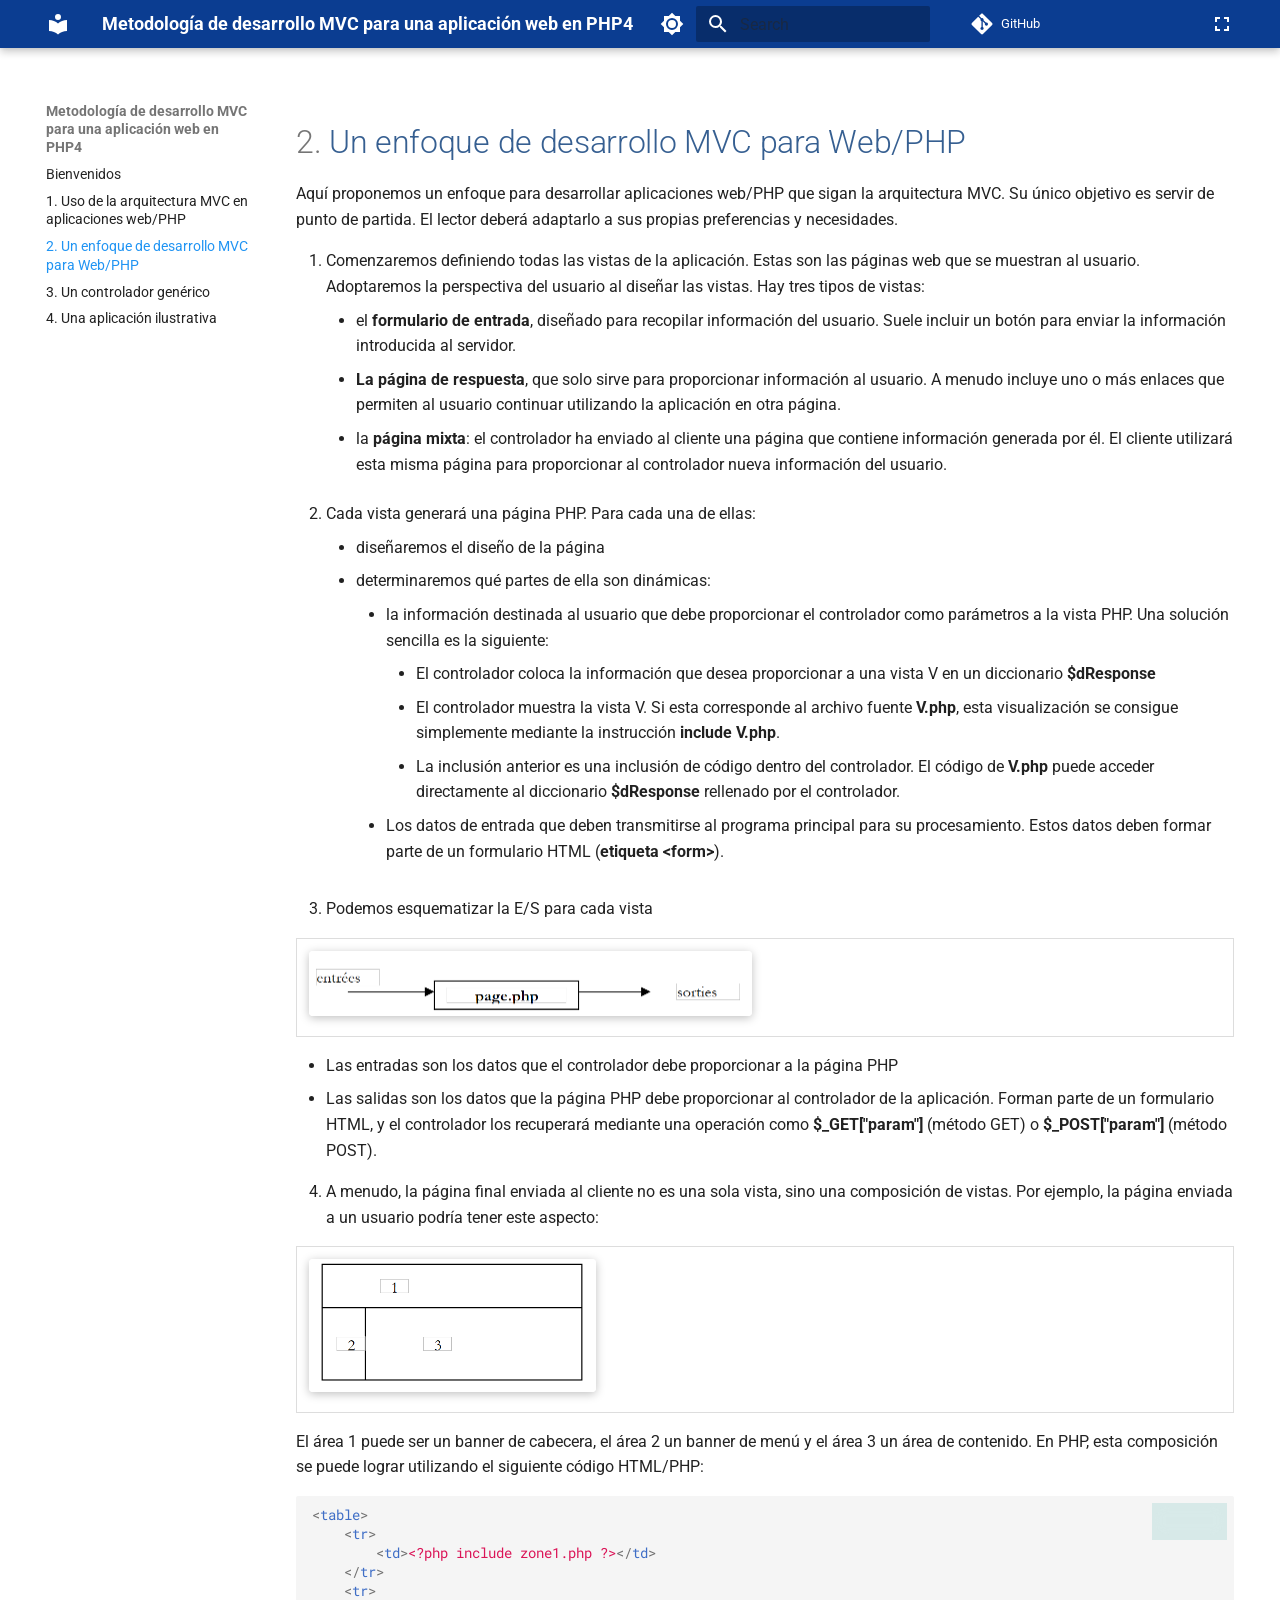
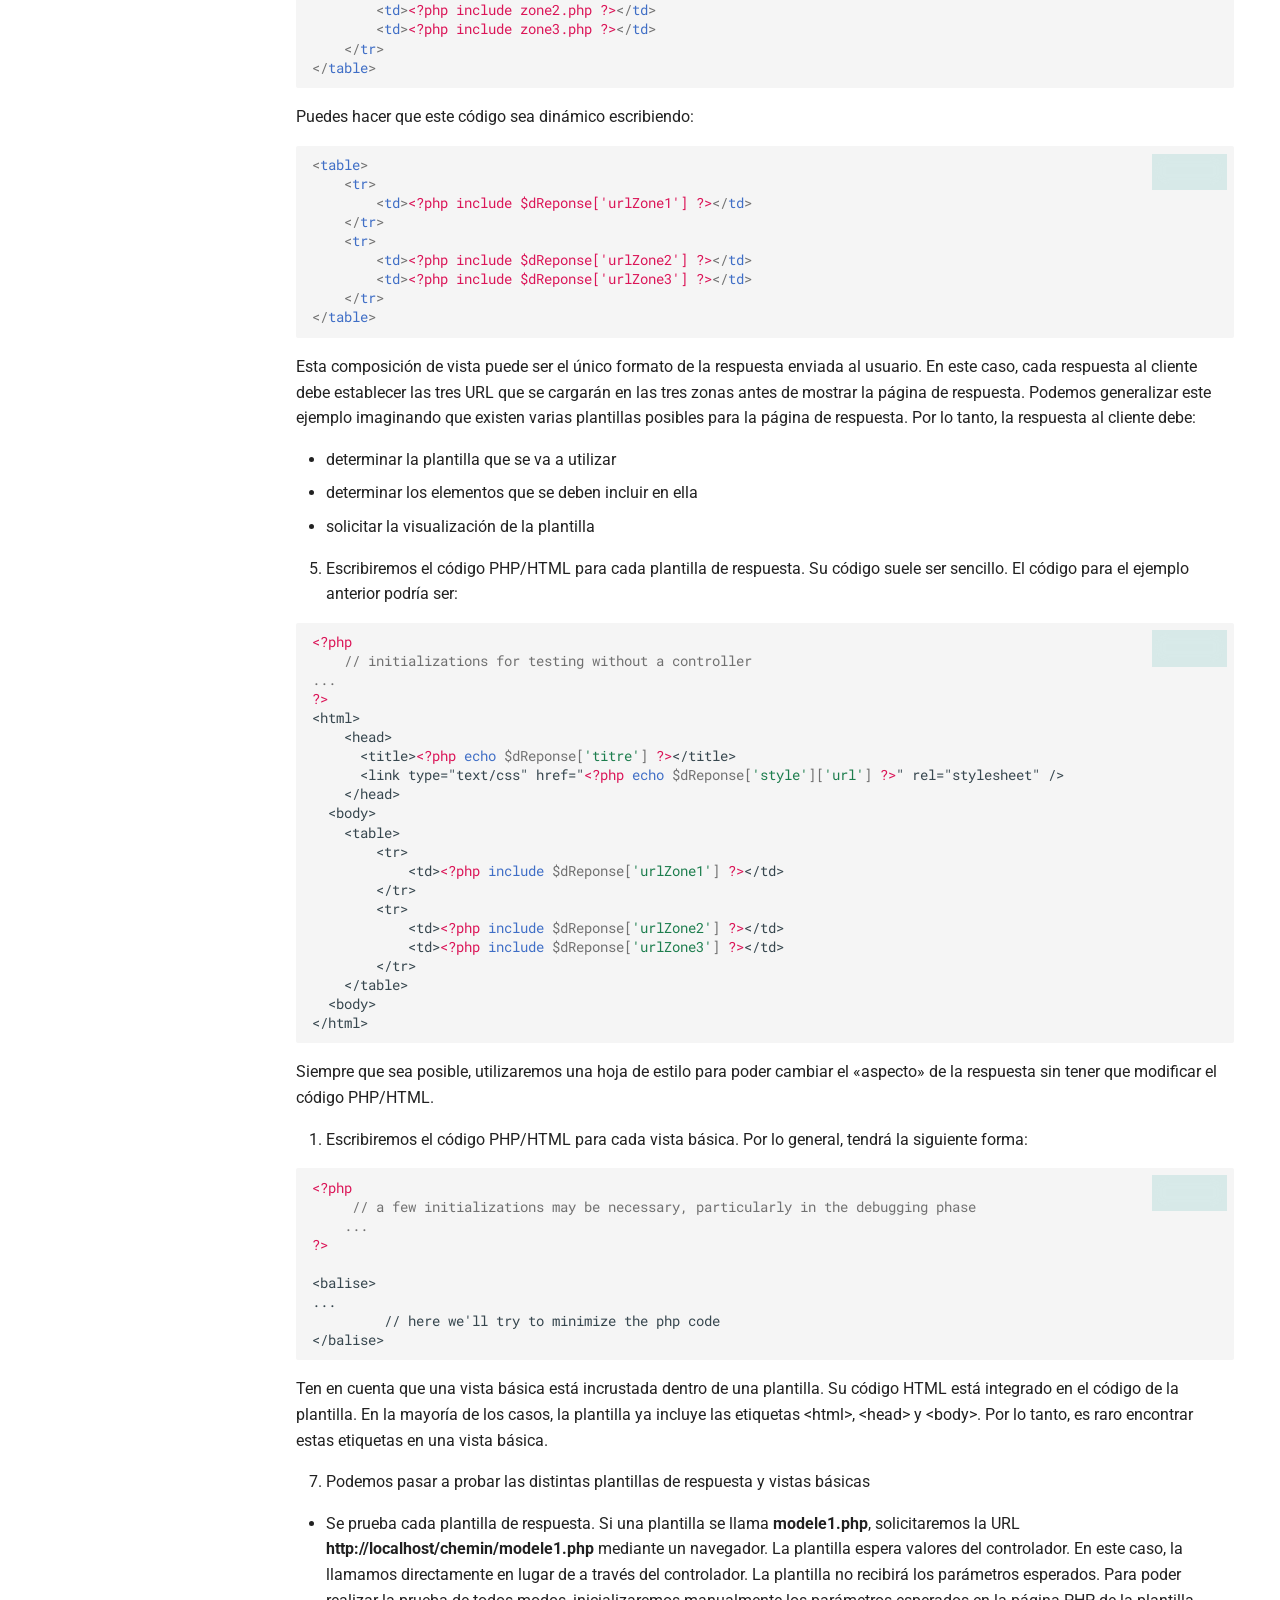
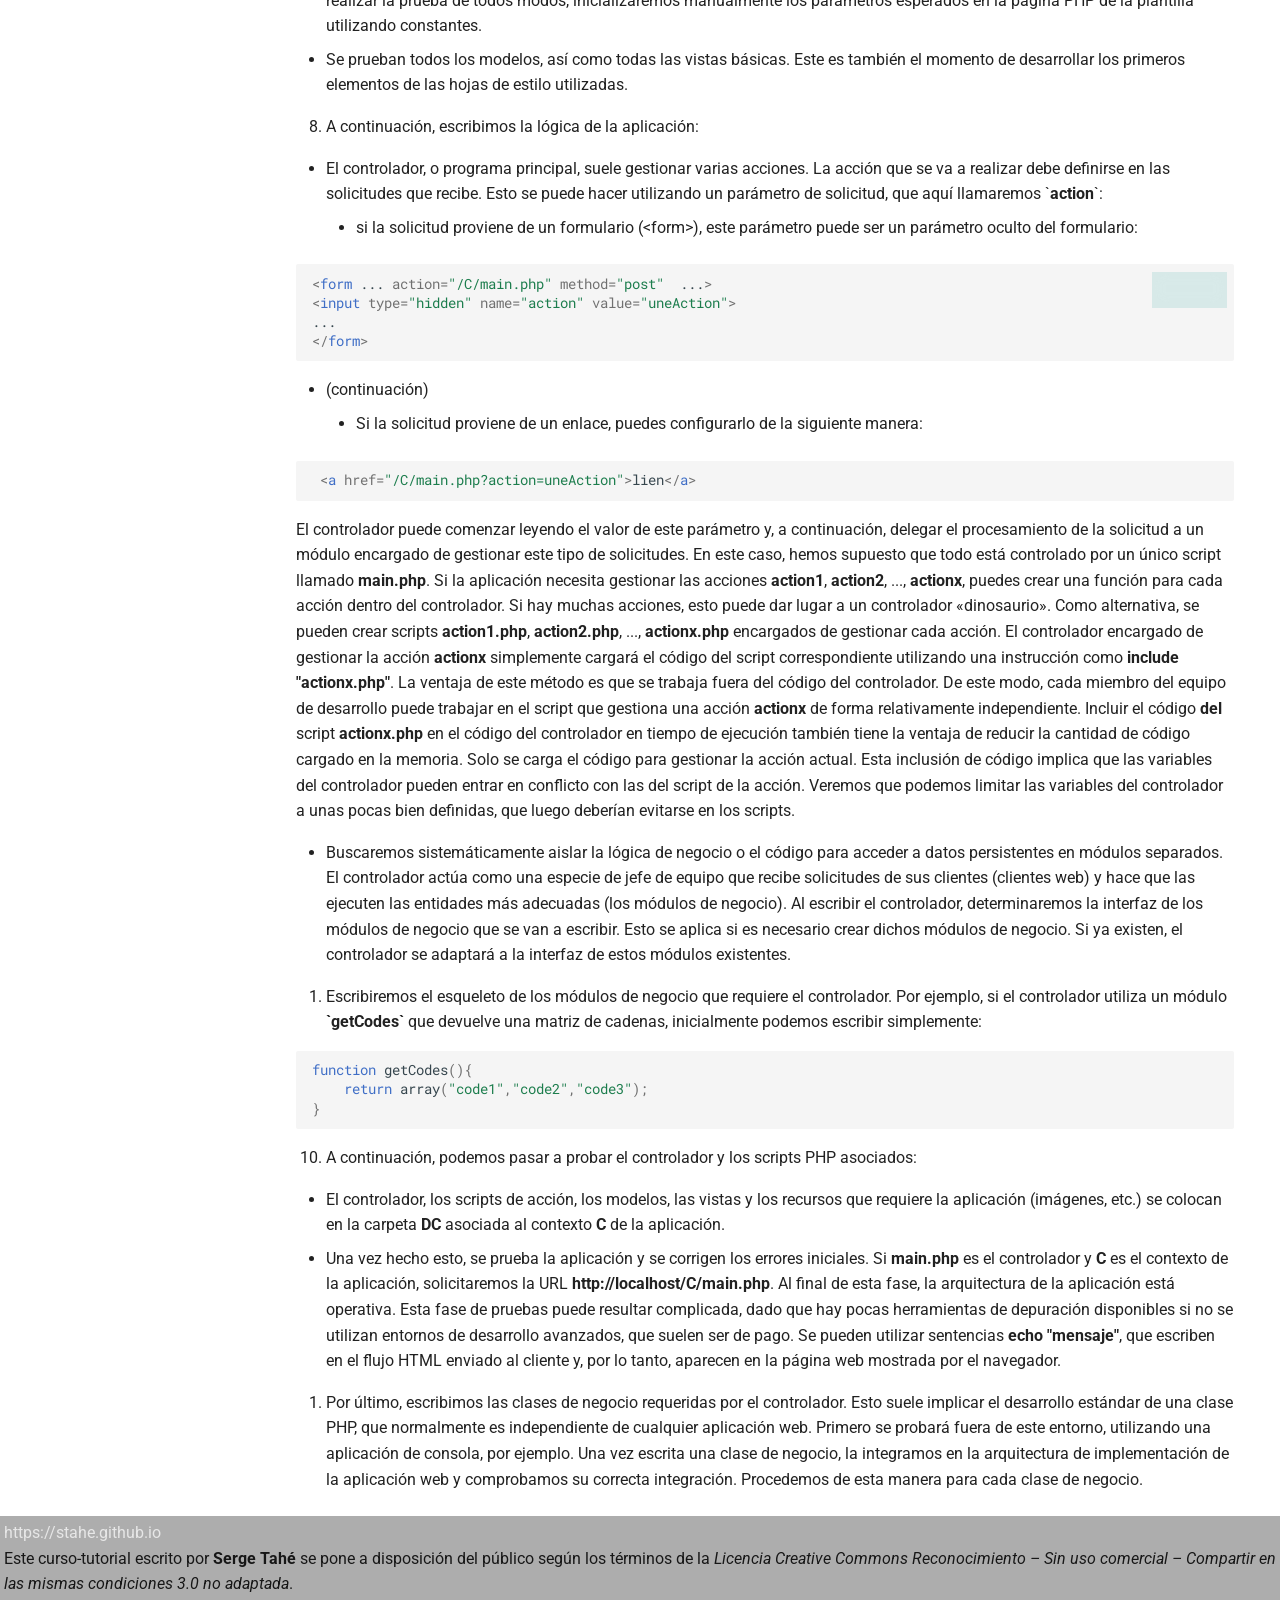
<file: un-enfoque-de-desarrollo-mvc-para-webphp.html>
<!doctype html>
<html lang="en" class="no-js">
  <head>
    
      <meta charset="utf-8">
      <meta name="viewport" content="width=device-width,initial-scale=1">
      
        <meta name="description" content="Metodología de desarrollo MVC para una aplicación web en PHP4">
      
      
        <meta name="author" content="Serge Tahé">
      
      
        <link rel="canonical" href="https://stahe.github.io/es-php4mvc-janvier-2004/un-enfoque-de-desarrollo-mvc-para-webphp.html">
      
      
        <link rel="prev" href="uso-de-la-arquitectura-mvc-en-aplicaciones-webphp.html">
      
      
        <link rel="next" href="un-controlador-generico.html">
      
      
        
      
      
      <link rel="icon" href="assets/images/favicon.png">
      <meta name="generator" content="mkdocs-1.6.1, mkdocs-material-9.7.0">
    
    
      
        <title>2. Un enfoque de desarrollo MVC para Web/PHP - Metodología de desarrollo MVC para una aplicación web en PHP4</title>
      
    
    
      <link rel="stylesheet" href="assets/stylesheets/main.618322db.min.css">
      
        
        <link rel="stylesheet" href="assets/stylesheets/palette.ab4e12ef.min.css">
      
      


    
    
      
    
    
      
        
        
        <link rel="preconnect" href="https://fonts.gstatic.com" crossorigin>
        <link rel="stylesheet" href="https://fonts.googleapis.com/css?family=Roboto:300,300i,400,400i,700,700i%7CRoboto+Mono:400,400i,700,700i&display=fallback">
        <style>:root{--md-text-font:"Roboto";--md-code-font:"Roboto Mono"}</style>
      
    
    
      <link rel="stylesheet" href="stylesheets/focus.css">
    
    <script>__md_scope=new URL(".",location),__md_hash=e=>[...e].reduce(((e,_)=>(e<<5)-e+_.charCodeAt(0)),0),__md_get=(e,_=localStorage,t=__md_scope)=>JSON.parse(_.getItem(t.pathname+"."+e)),__md_set=(e,_,t=localStorage,a=__md_scope)=>{try{t.setItem(a.pathname+"."+e,JSON.stringify(_))}catch(e){}}</script>
    
      
  <script async src="https://www.googletagmanager.com/gtag/js?id=G-EBZC3JVJNR"></script>
  <script>
    window.dataLayer = window.dataLayer || [];
    function gtag(){dataLayer.push(arguments);}
    gtag('js', new Date());
    var siteName = "Metodología de desarrollo MVC para una aplicación web en PHP4";
    gtag('config', 'G-EBZC3JVJNR', {
        'page_title': siteName
    });
  </script>

    
    
  </head>
  
  
    
    
      
    
    
    
    
    <body dir="ltr" data-md-color-scheme="default" data-md-color-primary="blue" data-md-color-accent="purple">
  
    
    <input class="md-toggle" data-md-toggle="drawer" type="checkbox" id="__drawer" autocomplete="off">
    <input class="md-toggle" data-md-toggle="search" type="checkbox" id="__search" autocomplete="off">
    <label class="md-overlay" for="__drawer"></label>
    <div data-md-component="skip">
      
        
        <a href="#2-un-enfoque-de-desarrollo-mvc-para-webphp" class="md-skip">
          Skip to content
        </a>
      
    </div>
    <div data-md-component="announce">
      
    </div>
    
    
      

  

<header class="md-header md-header--shadow" data-md-component="header">
  <nav class="md-header__inner md-grid" aria-label="Header">
    <a href="index.html" title="Metodología de desarrollo MVC para una aplicación web en PHP4" class="md-header__button md-logo" aria-label="Metodología de desarrollo MVC para una aplicación web en PHP4" data-md-component="logo">
      
  
  <svg xmlns="http://www.w3.org/2000/svg" viewBox="0 0 24 24"><path d="M12 8a3 3 0 0 0 3-3 3 3 0 0 0-3-3 3 3 0 0 0-3 3 3 3 0 0 0 3 3m0 3.54C9.64 9.35 6.5 8 3 8v11c3.5 0 6.64 1.35 9 3.54 2.36-2.19 5.5-3.54 9-3.54V8c-3.5 0-6.64 1.35-9 3.54"/></svg>

    </a>
    <label class="md-header__button md-icon" for="__drawer">
      
      <svg xmlns="http://www.w3.org/2000/svg" viewBox="0 0 24 24"><path d="M3 6h18v2H3zm0 5h18v2H3zm0 5h18v2H3z"/></svg>
    </label>
    <div class="md-header__title" data-md-component="header-title">
      <div class="md-header__ellipsis">
        <div class="md-header__topic">
          <span class="md-ellipsis">
            Metodología de desarrollo MVC para una aplicación web en PHP4
          </span>
        </div>
        <div class="md-header__topic" data-md-component="header-topic">
          <span class="md-ellipsis">
            
              2. Un enfoque de desarrollo MVC para Web/PHP
            
          </span>
        </div>
      </div>
    </div>
    
      
        <form class="md-header__option" data-md-component="palette">
  
    
    
    
    <input class="md-option" data-md-color-media="(prefers-color-scheme: light)" data-md-color-scheme="default" data-md-color-primary="blue" data-md-color-accent="purple"  aria-label="Cambiar a modo oscuro"  type="radio" name="__palette" id="__palette_0">
    
      <label class="md-header__button md-icon" title="Cambiar a modo oscuro" for="__palette_1" hidden>
        <svg xmlns="http://www.w3.org/2000/svg" viewBox="0 0 24 24"><path d="M12 8a4 4 0 0 0-4 4 4 4 0 0 0 4 4 4 4 0 0 0 4-4 4 4 0 0 0-4-4m0 10a6 6 0 0 1-6-6 6 6 0 0 1 6-6 6 6 0 0 1 6 6 6 6 0 0 1-6 6m8-9.31V4h-4.69L12 .69 8.69 4H4v4.69L.69 12 4 15.31V20h4.69L12 23.31 15.31 20H20v-4.69L23.31 12z"/></svg>
      </label>
    
  
    
    
    
    <input class="md-option" data-md-color-media="(prefers-color-scheme: dark)" data-md-color-scheme="slate" data-md-color-primary="blue" data-md-color-accent="purple"  aria-label="Cambiar a modo claro"  type="radio" name="__palette" id="__palette_1">
    
      <label class="md-header__button md-icon" title="Cambiar a modo claro" for="__palette_0" hidden>
        <svg xmlns="http://www.w3.org/2000/svg" viewBox="0 0 24 24"><path d="M12 18c-.89 0-1.74-.2-2.5-.55C11.56 16.5 13 14.42 13 12s-1.44-4.5-3.5-5.45C10.26 6.2 11.11 6 12 6a6 6 0 0 1 6 6 6 6 0 0 1-6 6m8-9.31V4h-4.69L12 .69 8.69 4H4v4.69L.69 12 4 15.31V20h4.69L12 23.31 15.31 20H20v-4.69L23.31 12z"/></svg>
      </label>
    
  
</form>
      
    
    
      <script>var palette=__md_get("__palette");if(palette&&palette.color){if("(prefers-color-scheme)"===palette.color.media){var media=matchMedia("(prefers-color-scheme: light)"),input=document.querySelector(media.matches?"[data-md-color-media='(prefers-color-scheme: light)']":"[data-md-color-media='(prefers-color-scheme: dark)']");palette.color.media=input.getAttribute("data-md-color-media"),palette.color.scheme=input.getAttribute("data-md-color-scheme"),palette.color.primary=input.getAttribute("data-md-color-primary"),palette.color.accent=input.getAttribute("data-md-color-accent")}for(var[key,value]of Object.entries(palette.color))document.body.setAttribute("data-md-color-"+key,value)}</script>
    
    
    
      
      
        <label class="md-header__button md-icon" for="__search">
          
          <svg xmlns="http://www.w3.org/2000/svg" viewBox="0 0 24 24"><path d="M9.5 3A6.5 6.5 0 0 1 16 9.5c0 1.61-.59 3.09-1.56 4.23l.27.27h.79l5 5-1.5 1.5-5-5v-.79l-.27-.27A6.52 6.52 0 0 1 9.5 16 6.5 6.5 0 0 1 3 9.5 6.5 6.5 0 0 1 9.5 3m0 2C7 5 5 7 5 9.5S7 14 9.5 14 14 12 14 9.5 12 5 9.5 5"/></svg>
        </label>
        <div class="md-search" data-md-component="search" role="dialog">
  <label class="md-search__overlay" for="__search"></label>
  <div class="md-search__inner" role="search">
    <form class="md-search__form" name="search">
      <input type="text" class="md-search__input" name="query" aria-label="Search" placeholder="Search" autocapitalize="off" autocorrect="off" autocomplete="off" spellcheck="false" data-md-component="search-query" required>
      <label class="md-search__icon md-icon" for="__search">
        
        <svg xmlns="http://www.w3.org/2000/svg" viewBox="0 0 24 24"><path d="M9.5 3A6.5 6.5 0 0 1 16 9.5c0 1.61-.59 3.09-1.56 4.23l.27.27h.79l5 5-1.5 1.5-5-5v-.79l-.27-.27A6.52 6.52 0 0 1 9.5 16 6.5 6.5 0 0 1 3 9.5 6.5 6.5 0 0 1 9.5 3m0 2C7 5 5 7 5 9.5S7 14 9.5 14 14 12 14 9.5 12 5 9.5 5"/></svg>
        
        <svg xmlns="http://www.w3.org/2000/svg" viewBox="0 0 24 24"><path d="M20 11v2H8l5.5 5.5-1.42 1.42L4.16 12l7.92-7.92L13.5 5.5 8 11z"/></svg>
      </label>
      <nav class="md-search__options" aria-label="Search">
        
        <button type="reset" class="md-search__icon md-icon" title="Clear" aria-label="Clear" tabindex="-1">
          
          <svg xmlns="http://www.w3.org/2000/svg" viewBox="0 0 24 24"><path d="M19 6.41 17.59 5 12 10.59 6.41 5 5 6.41 10.59 12 5 17.59 6.41 19 12 13.41 17.59 19 19 17.59 13.41 12z"/></svg>
        </button>
      </nav>
      
    </form>
    <div class="md-search__output">
      <div class="md-search__scrollwrap" tabindex="0" data-md-scrollfix>
        <div class="md-search-result" data-md-component="search-result">
          <div class="md-search-result__meta">
            Initializing search
          </div>
          <ol class="md-search-result__list" role="presentation"></ol>
        </div>
      </div>
    </div>
  </div>
</div>
      
    
    
      <div class="md-header__source">
        <a href="https://stahe.github.io/es-php4mvc-janvier-2004" title="Go to repository" class="md-source" data-md-component="source">
  <div class="md-source__icon md-icon">
    
    <svg xmlns="http://www.w3.org/2000/svg" viewBox="0 0 448 512"><!--! Font Awesome Free 7.1.0 by @fontawesome - https://fontawesome.com License - https://fontawesome.com/license/free (Icons: CC BY 4.0, Fonts: SIL OFL 1.1, Code: MIT License) Copyright 2025 Fonticons, Inc.--><path d="M439.6 236.1 244 40.5c-5.4-5.5-12.8-8.5-20.4-8.5s-15 3-20.4 8.4L162.5 81l51.5 51.5c27.1-9.1 52.7 16.8 43.4 43.7l49.7 49.7c34.2-11.8 61.2 31 35.5 56.7-26.5 26.5-70.2-2.9-56-37.3L240.3 199v121.9c25.3 12.5 22.3 41.8 9.1 55-6.4 6.4-15.2 10.1-24.3 10.1s-17.8-3.6-24.3-10.1c-17.6-17.6-11.1-46.9 11.2-56v-123c-20.8-8.5-24.6-30.7-18.6-45L142.6 101 8.5 235.1C3 240.6 0 247.9 0 255.5s3 15 8.5 20.4l195.6 195.7c5.4 5.4 12.7 8.4 20.4 8.4s15-3 20.4-8.4l194.7-194.7c5.4-5.4 8.4-12.8 8.4-20.4s-3-15-8.4-20.4"/></svg>
  </div>
  <div class="md-source__repository">
    GitHub
  </div>
</a>
      </div>
    
  </nav>
  
</header>
    
    <div class="md-container" data-md-component="container">
      
      
        
          
        
      
      <main class="md-main" data-md-component="main">
        <div class="md-main__inner md-grid">
          
            
              
              <div class="md-sidebar md-sidebar--primary" data-md-component="sidebar" data-md-type="navigation" >
                <div class="md-sidebar__scrollwrap">
                  <div class="md-sidebar__inner">
                    



  

<nav class="md-nav md-nav--primary md-nav--integrated" aria-label="Navigation" data-md-level="0">
  <label class="md-nav__title" for="__drawer">
    <a href="index.html" title="Metodología de desarrollo MVC para una aplicación web en PHP4" class="md-nav__button md-logo" aria-label="Metodología de desarrollo MVC para una aplicación web en PHP4" data-md-component="logo">
      
  
  <svg xmlns="http://www.w3.org/2000/svg" viewBox="0 0 24 24"><path d="M12 8a3 3 0 0 0 3-3 3 3 0 0 0-3-3 3 3 0 0 0-3 3 3 3 0 0 0 3 3m0 3.54C9.64 9.35 6.5 8 3 8v11c3.5 0 6.64 1.35 9 3.54 2.36-2.19 5.5-3.54 9-3.54V8c-3.5 0-6.64 1.35-9 3.54"/></svg>

    </a>
    Metodología de desarrollo MVC para una aplicación web en PHP4
  </label>
  
    <div class="md-nav__source">
      <a href="https://stahe.github.io/es-php4mvc-janvier-2004" title="Go to repository" class="md-source" data-md-component="source">
  <div class="md-source__icon md-icon">
    
    <svg xmlns="http://www.w3.org/2000/svg" viewBox="0 0 448 512"><!--! Font Awesome Free 7.1.0 by @fontawesome - https://fontawesome.com License - https://fontawesome.com/license/free (Icons: CC BY 4.0, Fonts: SIL OFL 1.1, Code: MIT License) Copyright 2025 Fonticons, Inc.--><path d="M439.6 236.1 244 40.5c-5.4-5.5-12.8-8.5-20.4-8.5s-15 3-20.4 8.4L162.5 81l51.5 51.5c27.1-9.1 52.7 16.8 43.4 43.7l49.7 49.7c34.2-11.8 61.2 31 35.5 56.7-26.5 26.5-70.2-2.9-56-37.3L240.3 199v121.9c25.3 12.5 22.3 41.8 9.1 55-6.4 6.4-15.2 10.1-24.3 10.1s-17.8-3.6-24.3-10.1c-17.6-17.6-11.1-46.9 11.2-56v-123c-20.8-8.5-24.6-30.7-18.6-45L142.6 101 8.5 235.1C3 240.6 0 247.9 0 255.5s3 15 8.5 20.4l195.6 195.7c5.4 5.4 12.7 8.4 20.4 8.4s15-3 20.4-8.4l194.7-194.7c5.4-5.4 8.4-12.8 8.4-20.4s-3-15-8.4-20.4"/></svg>
  </div>
  <div class="md-source__repository">
    GitHub
  </div>
</a>
    </div>
  
  <ul class="md-nav__list" data-md-scrollfix>
    
      
      
  
  
  
  
    <li class="md-nav__item">
      <a href="index.html" class="md-nav__link">
        
  
  
  <span class="md-ellipsis">
    
  
    Bienvenidos
  

    
  </span>
  
  

      </a>
    </li>
  

    
      
      
  
  
  
  
    <li class="md-nav__item">
      <a href="uso-de-la-arquitectura-mvc-en-aplicaciones-webphp.html" class="md-nav__link">
        
  
  
  <span class="md-ellipsis">
    
  
    1. Uso de la arquitectura MVC en aplicaciones web/PHP
  

    
  </span>
  
  

      </a>
    </li>
  

    
      
      
  
  
    
  
  
  
    <li class="md-nav__item md-nav__item--active">
      
      <input class="md-nav__toggle md-toggle" type="checkbox" id="__toc">
      
      
        
      
      
      <a href="un-enfoque-de-desarrollo-mvc-para-webphp.html" class="md-nav__link md-nav__link--active">
        
  
  
  <span class="md-ellipsis">
    
  
    2. Un enfoque de desarrollo MVC para Web/PHP
  

    
  </span>
  
  

      </a>
      
    </li>
  

    
      
      
  
  
  
  
    <li class="md-nav__item">
      <a href="un-controlador-generico.html" class="md-nav__link">
        
  
  
  <span class="md-ellipsis">
    
  
    3. Un controlador genérico
  

    
  </span>
  
  

      </a>
    </li>
  

    
      
      
  
  
  
  
    <li class="md-nav__item">
      <a href="una-aplicacion-ilustrativa.html" class="md-nav__link">
        
  
  
  <span class="md-ellipsis">
    
  
    4. Una aplicación ilustrativa
  

    
  </span>
  
  

      </a>
    </li>
  

    
  </ul>
</nav>
                  </div>
                </div>
              </div>
            
            
          
          
            <div class="md-content" data-md-component="content">
              
              <article class="md-content__inner md-typeset">
                
                  



<p><a id="refheading29948107341754"></a></p>
<h1 id="2-un-enfoque-de-desarrollo-mvc-para-webphp">2. <span style="color: #365f91">Un enfoque de desarrollo MVC para Web/PHP</span></h1>
<p>Aquí proponemos un enfoque para desarrollar aplicaciones web/PHP que sigan la arquitectura MVC. Su único objetivo es servir de punto de partida. El lector deberá adaptarlo a sus propias preferencias y necesidades.</p>
<ol>
<li>Comenzaremos definiendo todas las vistas de la aplicación. Estas son las páginas web que se muestran al usuario. Adoptaremos la perspectiva del usuario al diseñar las vistas. Hay tres tipos de vistas:<ul>
<li>el <strong>formulario de entrada</strong>, diseñado para recopilar información del usuario. Suele incluir un botón para enviar la información introducida al servidor.</li>
<li><strong>La página de respuesta</strong>, que solo sirve para proporcionar información al usuario. A menudo incluye uno o más enlaces que permiten al usuario continuar utilizando la aplicación en otra página.</li>
<li>la <strong>página mixta</strong>: el controlador ha enviado al cliente una página que contiene información generada por él. El cliente utilizará esta misma página para proporcionar al controlador nueva información del usuario.</li>
</ul>
</li>
</ol>
<ol start="2">
  <li>Cada vista generará una página PHP. Para cada una de ellas:
    <ul>
      <li>diseñaremos el diseño de la página
      </li>
      <li>determinaremos qué partes de ella son dinámicas:
        <ul>
          <li>la información destinada al usuario que debe proporcionar el controlador como parámetros a la vista PHP. Una solución sencilla es la siguiente:
            <ul>
              <li>El controlador coloca la información que desea proporcionar a una vista V en un diccionario <b>$dResponse</b>
              </li>
              <li>El controlador muestra la vista V. Si esta corresponde al archivo fuente <b>V.php</b>, esta visualización se consigue simplemente mediante la instrucción<b> include V.php</b>.
              </li>
              <li>La inclusión anterior es una inclusión de código dentro del controlador. El código de <b>V.php </b>puede acceder directamente al diccionario <b>$dResponse </b>rellenado por el controlador.
              </li>
            </ul>
          </li>
          <li>Los datos de entrada que deben transmitirse al programa principal para su procesamiento. Estos datos deben formar parte de un formulario HTML (<b>etiqueta &lt;form&gt;</b>).
          </li>
        </ul>
      </li>
    </ul>
  </li>
</ol>

<ol start="3">
  <li>Podemos esquematizar la E/S para cada vista 
  </li>
</ol>

<table class="odt-table" style="border-collapse: collapse; width: 100%; margin-bottom: 1em;"><tr><td style="border: 1px solid #ddd; padding: 8px; vertical-align: top;"><img src="images/100000000000037500000083B3B63FBF.png" width="443" height="65" style="display:inline-block; margin:4px;width:11.709cm;height:1.732cm;" class="odt-zoomable" data-zoom-src="images/100000000000037500000083B3B63FBF.png" /></td></tr></table>

<ul>
  <li>Las entradas son los datos que el controlador debe proporcionar a la página PHP
  </li>
  <li>Las salidas son los datos que la página PHP debe proporcionar al controlador de la aplicación. Forman parte de un formulario HTML, y el controlador los recuperará mediante una operación como <b>$_GET[&quot;param&quot;] </b>(método GET) o <b>$_POST[&quot;param&quot;] </b>(método POST).
  </li>
</ul>

<ol start="4">
  <li>A menudo, la página final enviada al cliente no es una sola vista, sino una composición de vistas. Por ejemplo, la página enviada a un usuario podría tener este aspecto:
  </li>
</ol>

<table class="odt-table" style="border-collapse: collapse; width: 100%; margin-bottom: 1em;"><tr><td style="border: 1px solid #ddd; padding: 8px; vertical-align: top;"><img src="images/100000000000023D0000010983D41FDC.png" width="287" height="133" style="display:inline-block; margin:4px;width:7.581cm;height:3.507cm;" class="odt-zoomable" data-zoom-src="images/100000000000023D0000010983D41FDC.png" /></td></tr></table>

<p>El área 1 puede ser un banner de cabecera, el área 2 un banner de menú y el área 3 un área de contenido. En PHP, esta composición se puede lograr utilizando el siguiente código HTML/PHP:</p>
<div class="highlight"><pre><span></span><code><a id="__codelineno-0-1" name="__codelineno-0-1" href="#__codelineno-0-1"></a><span class="p">&lt;</span><span class="nt">table</span><span class="p">&gt;</span>
<a id="__codelineno-0-2" name="__codelineno-0-2" href="#__codelineno-0-2"></a>    <span class="p">&lt;</span><span class="nt">tr</span><span class="p">&gt;</span>
<a id="__codelineno-0-3" name="__codelineno-0-3" href="#__codelineno-0-3"></a>        <span class="p">&lt;</span><span class="nt">td</span><span class="p">&gt;</span><span class="cp">&lt;?php include zone1.php ?&gt;</span><span class="p">&lt;/</span><span class="nt">td</span><span class="p">&gt;</span>
<a id="__codelineno-0-4" name="__codelineno-0-4" href="#__codelineno-0-4"></a>    <span class="p">&lt;/</span><span class="nt">tr</span><span class="p">&gt;</span>
<a id="__codelineno-0-5" name="__codelineno-0-5" href="#__codelineno-0-5"></a>    <span class="p">&lt;</span><span class="nt">tr</span><span class="p">&gt;</span>
<a id="__codelineno-0-6" name="__codelineno-0-6" href="#__codelineno-0-6"></a>        <span class="p">&lt;</span><span class="nt">td</span><span class="p">&gt;</span><span class="cp">&lt;?php include zone2.php ?&gt;</span><span class="p">&lt;/</span><span class="nt">td</span><span class="p">&gt;</span>
<a id="__codelineno-0-7" name="__codelineno-0-7" href="#__codelineno-0-7"></a>        <span class="p">&lt;</span><span class="nt">td</span><span class="p">&gt;</span><span class="cp">&lt;?php include zone3.php ?&gt;</span><span class="p">&lt;/</span><span class="nt">td</span><span class="p">&gt;</span>
<a id="__codelineno-0-8" name="__codelineno-0-8" href="#__codelineno-0-8"></a>    <span class="p">&lt;/</span><span class="nt">tr</span><span class="p">&gt;</span>
<a id="__codelineno-0-9" name="__codelineno-0-9" href="#__codelineno-0-9"></a><span class="p">&lt;/</span><span class="nt">table</span><span class="p">&gt;</span>
</code></pre></div>
<p>Puedes hacer que este código sea dinámico escribiendo:</p>
<div class="highlight"><pre><span></span><code><a id="__codelineno-1-1" name="__codelineno-1-1" href="#__codelineno-1-1"></a><span class="p">&lt;</span><span class="nt">table</span><span class="p">&gt;</span>
<a id="__codelineno-1-2" name="__codelineno-1-2" href="#__codelineno-1-2"></a>    <span class="p">&lt;</span><span class="nt">tr</span><span class="p">&gt;</span>
<a id="__codelineno-1-3" name="__codelineno-1-3" href="#__codelineno-1-3"></a>        <span class="p">&lt;</span><span class="nt">td</span><span class="p">&gt;</span><span class="cp">&lt;?php include $dReponse[&#39;urlZone1&#39;] ?&gt;</span><span class="p">&lt;/</span><span class="nt">td</span><span class="p">&gt;</span>
<a id="__codelineno-1-4" name="__codelineno-1-4" href="#__codelineno-1-4"></a>    <span class="p">&lt;/</span><span class="nt">tr</span><span class="p">&gt;</span>
<a id="__codelineno-1-5" name="__codelineno-1-5" href="#__codelineno-1-5"></a>    <span class="p">&lt;</span><span class="nt">tr</span><span class="p">&gt;</span>
<a id="__codelineno-1-6" name="__codelineno-1-6" href="#__codelineno-1-6"></a>        <span class="p">&lt;</span><span class="nt">td</span><span class="p">&gt;</span><span class="cp">&lt;?php include $dReponse[&#39;urlZone2&#39;] ?&gt;</span><span class="p">&lt;/</span><span class="nt">td</span><span class="p">&gt;</span>
<a id="__codelineno-1-7" name="__codelineno-1-7" href="#__codelineno-1-7"></a>        <span class="p">&lt;</span><span class="nt">td</span><span class="p">&gt;</span><span class="cp">&lt;?php include $dReponse[&#39;urlZone3&#39;] ?&gt;</span><span class="p">&lt;/</span><span class="nt">td</span><span class="p">&gt;</span>
<a id="__codelineno-1-8" name="__codelineno-1-8" href="#__codelineno-1-8"></a>    <span class="p">&lt;/</span><span class="nt">tr</span><span class="p">&gt;</span>
<a id="__codelineno-1-9" name="__codelineno-1-9" href="#__codelineno-1-9"></a><span class="p">&lt;/</span><span class="nt">table</span><span class="p">&gt;</span>
</code></pre></div>
<p>Esta composición de vista puede ser el único formato de la respuesta enviada al usuario. En este caso, cada respuesta al cliente debe establecer las tres URL que se cargarán en las tres zonas antes de mostrar la página de respuesta. Podemos generalizar este ejemplo imaginando que existen varias plantillas posibles para la página de respuesta. Por lo tanto, la respuesta al cliente debe:</p>
<ul>
  <li>determinar la plantilla que se va a utilizar
  </li>
  <li>determinar los elementos que se deben incluir en ella
  </li>
  <li>solicitar la visualización de la plantilla
  </li>
</ul>

<ol start="5">
  <li>Escribiremos el código PHP/HTML para cada plantilla de respuesta. Su código suele ser sencillo. El código para el ejemplo anterior podría ser:
  </li>
</ol>

<div class="highlight"><pre><span></span><code><a id="__codelineno-2-1" name="__codelineno-2-1" href="#__codelineno-2-1"></a><span class="cp">&lt;?php</span>
<a id="__codelineno-2-2" name="__codelineno-2-2" href="#__codelineno-2-2"></a>    <span class="c1">// initializations for testing without a controller</span>
<a id="__codelineno-2-3" name="__codelineno-2-3" href="#__codelineno-2-3"></a><span class="o">...</span>
<a id="__codelineno-2-4" name="__codelineno-2-4" href="#__codelineno-2-4"></a><span class="cp">?&gt;</span>
<a id="__codelineno-2-5" name="__codelineno-2-5" href="#__codelineno-2-5"></a><span class="x">&lt;html&gt;</span>
<a id="__codelineno-2-6" name="__codelineno-2-6" href="#__codelineno-2-6"></a><span class="x">    &lt;head&gt;</span>
<a id="__codelineno-2-7" name="__codelineno-2-7" href="#__codelineno-2-7"></a><span class="x">      &lt;title&gt;</span><span class="cp">&lt;?php</span> <span class="k">echo</span> <span class="nv">$dReponse</span><span class="p">[</span><span class="s1">&#39;titre&#39;</span><span class="p">]</span> <span class="cp">?&gt;</span><span class="x">&lt;/title&gt;</span>
<a id="__codelineno-2-8" name="__codelineno-2-8" href="#__codelineno-2-8"></a><span class="x">      &lt;link type=&quot;text/css&quot; href=&quot;</span><span class="cp">&lt;?php</span> <span class="k">echo</span> <span class="nv">$dReponse</span><span class="p">[</span><span class="s1">&#39;style&#39;</span><span class="p">][</span><span class="s1">&#39;url&#39;</span><span class="p">]</span> <span class="cp">?&gt;</span><span class="x">&quot; rel=&quot;stylesheet&quot; /&gt;    </span>
<a id="__codelineno-2-9" name="__codelineno-2-9" href="#__codelineno-2-9"></a><span class="x">    &lt;/head&gt;</span>
<a id="__codelineno-2-10" name="__codelineno-2-10" href="#__codelineno-2-10"></a><span class="x">  &lt;body&gt;      </span>
<a id="__codelineno-2-11" name="__codelineno-2-11" href="#__codelineno-2-11"></a><span class="x">    &lt;table&gt;</span>
<a id="__codelineno-2-12" name="__codelineno-2-12" href="#__codelineno-2-12"></a><span class="x">        &lt;tr&gt;</span>
<a id="__codelineno-2-13" name="__codelineno-2-13" href="#__codelineno-2-13"></a><span class="x">            &lt;td&gt;</span><span class="cp">&lt;?php</span> <span class="k">include</span> <span class="nv">$dReponse</span><span class="p">[</span><span class="s1">&#39;urlZone1&#39;</span><span class="p">]</span> <span class="cp">?&gt;</span><span class="x">&lt;/td&gt;</span>
<a id="__codelineno-2-14" name="__codelineno-2-14" href="#__codelineno-2-14"></a><span class="x">        &lt;/tr&gt;</span>
<a id="__codelineno-2-15" name="__codelineno-2-15" href="#__codelineno-2-15"></a><span class="x">        &lt;tr&gt;</span>
<a id="__codelineno-2-16" name="__codelineno-2-16" href="#__codelineno-2-16"></a><span class="x">            &lt;td&gt;</span><span class="cp">&lt;?php</span> <span class="k">include</span> <span class="nv">$dReponse</span><span class="p">[</span><span class="s1">&#39;urlZone2&#39;</span><span class="p">]</span> <span class="cp">?&gt;</span><span class="x">&lt;/td&gt;</span>
<a id="__codelineno-2-17" name="__codelineno-2-17" href="#__codelineno-2-17"></a><span class="x">            &lt;td&gt;</span><span class="cp">&lt;?php</span> <span class="k">include</span> <span class="nv">$dReponse</span><span class="p">[</span><span class="s1">&#39;urlZone3&#39;</span><span class="p">]</span> <span class="cp">?&gt;</span><span class="x">&lt;/td&gt;</span>
<a id="__codelineno-2-18" name="__codelineno-2-18" href="#__codelineno-2-18"></a><span class="x">        &lt;/tr&gt;</span>
<a id="__codelineno-2-19" name="__codelineno-2-19" href="#__codelineno-2-19"></a><span class="x">    &lt;/table&gt;</span>
<a id="__codelineno-2-20" name="__codelineno-2-20" href="#__codelineno-2-20"></a><span class="x">  &lt;body&gt;</span>
<a id="__codelineno-2-21" name="__codelineno-2-21" href="#__codelineno-2-21"></a><span class="x">&lt;/html&gt;</span>
</code></pre></div>
<p>Siempre que sea posible, utilizaremos una hoja de estilo para poder cambiar el «aspecto» de la respuesta sin tener que modificar el código PHP/HTML.</p>
<ol>
  <li>Escribiremos el código PHP/HTML para cada vista básica. Por lo general, tendrá la siguiente forma:
  </li>
</ol>

<div class="highlight"><pre><span></span><code><a id="__codelineno-3-1" name="__codelineno-3-1" href="#__codelineno-3-1"></a><span class="cp">&lt;?php</span>
<a id="__codelineno-3-2" name="__codelineno-3-2" href="#__codelineno-3-2"></a>     <span class="c1">// a few initializations may be necessary, particularly in the debugging phase</span>
<a id="__codelineno-3-3" name="__codelineno-3-3" href="#__codelineno-3-3"></a>    <span class="o">...</span>
<a id="__codelineno-3-4" name="__codelineno-3-4" href="#__codelineno-3-4"></a><span class="cp">?&gt;</span>
<a id="__codelineno-3-5" name="__codelineno-3-5" href="#__codelineno-3-5"></a>
<a id="__codelineno-3-6" name="__codelineno-3-6" href="#__codelineno-3-6"></a><span class="x">&lt;balise&gt;</span>
<a id="__codelineno-3-7" name="__codelineno-3-7" href="#__codelineno-3-7"></a><span class="x">...</span>
<a id="__codelineno-3-8" name="__codelineno-3-8" href="#__codelineno-3-8"></a><span class="x">         // here we&#39;ll try to minimize the php code</span>
<a id="__codelineno-3-9" name="__codelineno-3-9" href="#__codelineno-3-9"></a><span class="x">&lt;/balise&gt;</span>
</code></pre></div>
<p>Ten en cuenta que una vista básica está incrustada dentro de una plantilla. Su código HTML está integrado en el código de la plantilla. En la mayoría de los casos, la plantilla ya incluye las etiquetas &lt;html&gt;, &lt;head&gt; y &lt;body&gt;. Por lo tanto, es raro encontrar estas etiquetas en una vista básica.</p>
<ol start="7">
  <li>Podemos pasar a probar las distintas plantillas de respuesta y vistas básicas
  </li>
</ol>

<ul>
  <li>Se prueba cada plantilla de respuesta. Si una plantilla se llama <b>modele1.php</b>, solicitaremos la URL<b> http://localhost/chemin/modele1.php </b>mediante un navegador. La plantilla espera valores del controlador. En este caso, la llamamos directamente en lugar de a través del controlador. La plantilla no recibirá los parámetros esperados. Para poder realizar la prueba de todos modos, inicializaremos manualmente los parámetros esperados en la página PHP de la plantilla utilizando constantes.
  </li>
  <li>Se prueban todos los modelos, así como todas las vistas básicas. Este es también el momento de desarrollar los primeros elementos de las hojas de estilo utilizadas.
  </li>
</ul>

<ol start="8">
  <li>A continuación, escribimos la lógica de la aplicación:
  </li>
</ol>
<ul>
  <li>El controlador, o programa principal, suele gestionar varias acciones. La acción que se va a realizar debe definirse en las solicitudes que recibe. Esto se puede hacer utilizando un parámetro de solicitud, que aquí llamaremos `<b>action</b>`:
    <ul>
      <li>si la solicitud proviene de un formulario (&lt;form&gt;), este parámetro puede ser un parámetro oculto del formulario: 
      </li>
    </ul>
  </li>
</ul>

<div class="highlight"><pre><span></span><code><a id="__codelineno-4-1" name="__codelineno-4-1" href="#__codelineno-4-1"></a><span class="p">&lt;</span><span class="nt">form</span> <span class="err">...</span> <span class="na">action</span><span class="o">=</span><span class="s">&quot;/C/main.php&quot;</span> <span class="na">method</span><span class="o">=</span><span class="s">&quot;post&quot;</span>  <span class="err">...</span><span class="p">&gt;</span>
<a id="__codelineno-4-2" name="__codelineno-4-2" href="#__codelineno-4-2"></a><span class="p">&lt;</span><span class="nt">input</span> <span class="na">type</span><span class="o">=</span><span class="s">&quot;hidden&quot;</span> <span class="na">name</span><span class="o">=</span><span class="s">&quot;action&quot;</span> <span class="na">value</span><span class="o">=</span><span class="s">&quot;uneAction&quot;</span><span class="p">&gt;</span>
<a id="__codelineno-4-3" name="__codelineno-4-3" href="#__codelineno-4-3"></a>...
<a id="__codelineno-4-4" name="__codelineno-4-4" href="#__codelineno-4-4"></a><span class="p">&lt;/</span><span class="nt">form</span><span class="p">&gt;</span>
</code></pre></div>
<ul>
  <li>(continuación)
    <ul>
      <li>Si la solicitud proviene de un enlace, puedes configurarlo de la siguiente manera:
      </li>
    </ul>
  </li>
</ul>

<div class="highlight"><pre><span></span><code><a id="__codelineno-5-1" name="__codelineno-5-1" href="#__codelineno-5-1"></a> <span class="p">&lt;</span><span class="nt">a</span> <span class="na">href</span><span class="o">=</span><span class="s">&quot;/C/main.php?action=uneAction&quot;</span><span class="p">&gt;</span>lien<span class="p">&lt;/</span><span class="nt">a</span><span class="p">&gt;</span>
</code></pre></div>
<p>El controlador puede comenzar leyendo el valor de este parámetro y, a continuación, delegar el procesamiento de la solicitud a un módulo encargado de gestionar este tipo de solicitudes. En este caso, hemos supuesto que todo está controlado por un único script llamado <strong>main.php</strong>. Si la aplicación necesita gestionar las acciones <strong>action1</strong>, <strong>action2</strong>, ..., <strong>actionx</strong>, puedes crear una función para cada acción dentro del controlador. Si hay muchas acciones, esto puede dar lugar a un controlador «dinosaurio». Como alternativa, se pueden crear scripts <strong>action1.php</strong>, <strong>action2.php</strong>, ..., <strong>actionx.php</strong> encargados de gestionar cada acción. El controlador encargado de gestionar la acción <strong>actionx</strong> simplemente cargará el código del script correspondiente utilizando una instrucción como <strong>include &quot;actionx.php&quot;</strong>. La ventaja de este método es que se trabaja fuera del código del controlador. De este modo, cada miembro del equipo de desarrollo puede trabajar en el script que gestiona una acción <strong>actionx</strong> de forma relativamente independiente. Incluir el código <strong>del</strong> script <strong>actionx.php</strong> en el código del controlador en tiempo de ejecución también tiene la ventaja de reducir la cantidad de código cargado en la memoria. Solo se carga el código para gestionar la acción actual. Esta inclusión de código implica que las variables del controlador pueden entrar en conflicto con las del script de la acción. Veremos que podemos limitar las variables del controlador a unas pocas bien definidas, que luego deberían evitarse en los scripts.</p>
<ul>
  <li>Buscaremos sistemáticamente aislar la lógica de negocio o el código para acceder a datos persistentes en módulos separados. El controlador actúa como una especie de jefe de equipo que recibe solicitudes de sus clientes (clientes web) y hace que las ejecuten las entidades más adecuadas (los módulos de negocio). Al escribir el controlador, determinaremos la interfaz de los módulos de negocio que se van a escribir. Esto se aplica si es necesario crear dichos módulos de negocio. Si ya existen, el controlador se adaptará a la interfaz de estos módulos existentes.
  </li>
</ul>

<ol>
  <li>Escribiremos el esqueleto de los módulos de negocio que requiere el controlador. Por ejemplo, si el controlador utiliza un módulo<b> `getCodes` </b>que devuelve una matriz de cadenas, inicialmente podemos escribir simplemente:
  </li>
</ol>

<div class="highlight"><pre><span></span><code><a id="__codelineno-6-1" name="__codelineno-6-1" href="#__codelineno-6-1"></a><span class="kd">function</span><span class="w"> </span><span class="nx">getCodes</span><span class="p">(){</span>
<a id="__codelineno-6-2" name="__codelineno-6-2" href="#__codelineno-6-2"></a><span class="w">    </span><span class="k">return</span><span class="w"> </span><span class="nx">array</span><span class="p">(</span><span class="s2">&quot;code1&quot;</span><span class="p">,</span><span class="s2">&quot;code2&quot;</span><span class="p">,</span><span class="s2">&quot;code3&quot;</span><span class="p">);</span>
<a id="__codelineno-6-3" name="__codelineno-6-3" href="#__codelineno-6-3"></a><span class="p">}</span>
</code></pre></div>
<ol start="10">
  <li>A continuación, podemos pasar a probar el controlador y los scripts PHP asociados:
  </li>
</ol>

<ul>
  <li>El controlador, los scripts de acción, los modelos, las vistas y los recursos que requiere la aplicación (imágenes, etc.) se colocan en la carpeta <b>DC </b>asociada al contexto <b>C</b> de la aplicación. 
  </li>
  <li>Una vez hecho esto, se prueba la aplicación y se corrigen los errores iniciales. Si <b>main.php </b>es el controlador y <b>C </b>es el contexto de la aplicación, solicitaremos la URL<b> </b><b>http://localhost/C/main.php</b>. Al final de esta fase, la arquitectura de la aplicación está operativa. Esta fase de pruebas puede resultar complicada, dado que hay pocas herramientas de depuración disponibles si no se utilizan entornos de desarrollo avanzados, que suelen ser de pago. Se pueden utilizar sentencias<b> echo &quot;mensaje&quot;</b>, que escriben en el flujo HTML enviado al cliente y, por lo tanto, aparecen en la página web mostrada por el navegador.
  </li>
</ul>

<ol>
  <li>Por último, escribimos las clases de negocio requeridas por el controlador. Esto suele implicar el desarrollo estándar de una clase PHP, que normalmente es independiente de cualquier aplicación web. Primero se probará fuera de este entorno, utilizando una aplicación de consola, por ejemplo. Una vez escrita una clase de negocio, la integramos en la arquitectura de implementación de la aplicación web y comprobamos su correcta integración. Procedemos de esta manera para cada clase de negocio.
  </li>
</ol>









  




                
              </article>
            </div>
          
          
<script>var target=document.getElementById(location.hash.slice(1));target&&target.name&&(target.checked=target.name.startsWith("__tabbed_"))</script>
        </div>
        
          <button type="button" class="md-top md-icon" data-md-component="top" hidden>
  
  <svg xmlns="http://www.w3.org/2000/svg" viewBox="0 0 24 24"><path d="M13 20h-2V8l-5.5 5.5-1.42-1.42L12 4.16l7.92 7.92-1.42 1.42L13 8z"/></svg>
  Back to top
</button>
        
      </main>
      
        
  <div class="md-footer-meta md-typeset">
    <div class="md-footer-meta__inner">

      <div>
        <a href="https://stahe.github.io" target="_blank">
          https://stahe.github.io
        </a>
        <br>
        Este curso-tutorial escrito por <strong>Serge Tahé</strong> se pone a disposición del público según los términos de la
        <em>Licencia Creative Commons Reconocimiento – Sin uso comercial –
        Compartir en las mismas condiciones 3.0 no adaptada</em>.

      </div>

    </div>
  </div>

      
    </div>
    <div class="md-dialog" data-md-component="dialog">
      <div class="md-dialog__inner md-typeset"></div>
    </div>
    
    
    
      
      
      <script id="__config" type="application/json">{"annotate": null, "base": ".", "features": ["navigation.sections", "navigation.indexes", "navigation.expand", "toc.integrate", "navigation.top"], "search": "assets/javascripts/workers/search.7a47a382.min.js", "tags": null, "translations": {"clipboard.copied": "Copied to clipboard", "clipboard.copy": "Copy to clipboard", "search.result.more.one": "1 more on this page", "search.result.more.other": "# more on this page", "search.result.none": "No matching documents", "search.result.one": "1 matching document", "search.result.other": "# matching documents", "search.result.placeholder": "Type to start searching", "search.result.term.missing": "Missing", "select.version": "Select version"}, "version": null}</script>
    
    
      <script src="assets/javascripts/bundle.e71a0d61.min.js"></script>
      
        <script src="javascripts/focus.js"></script>
      
    
  </body>
</html>
</file>
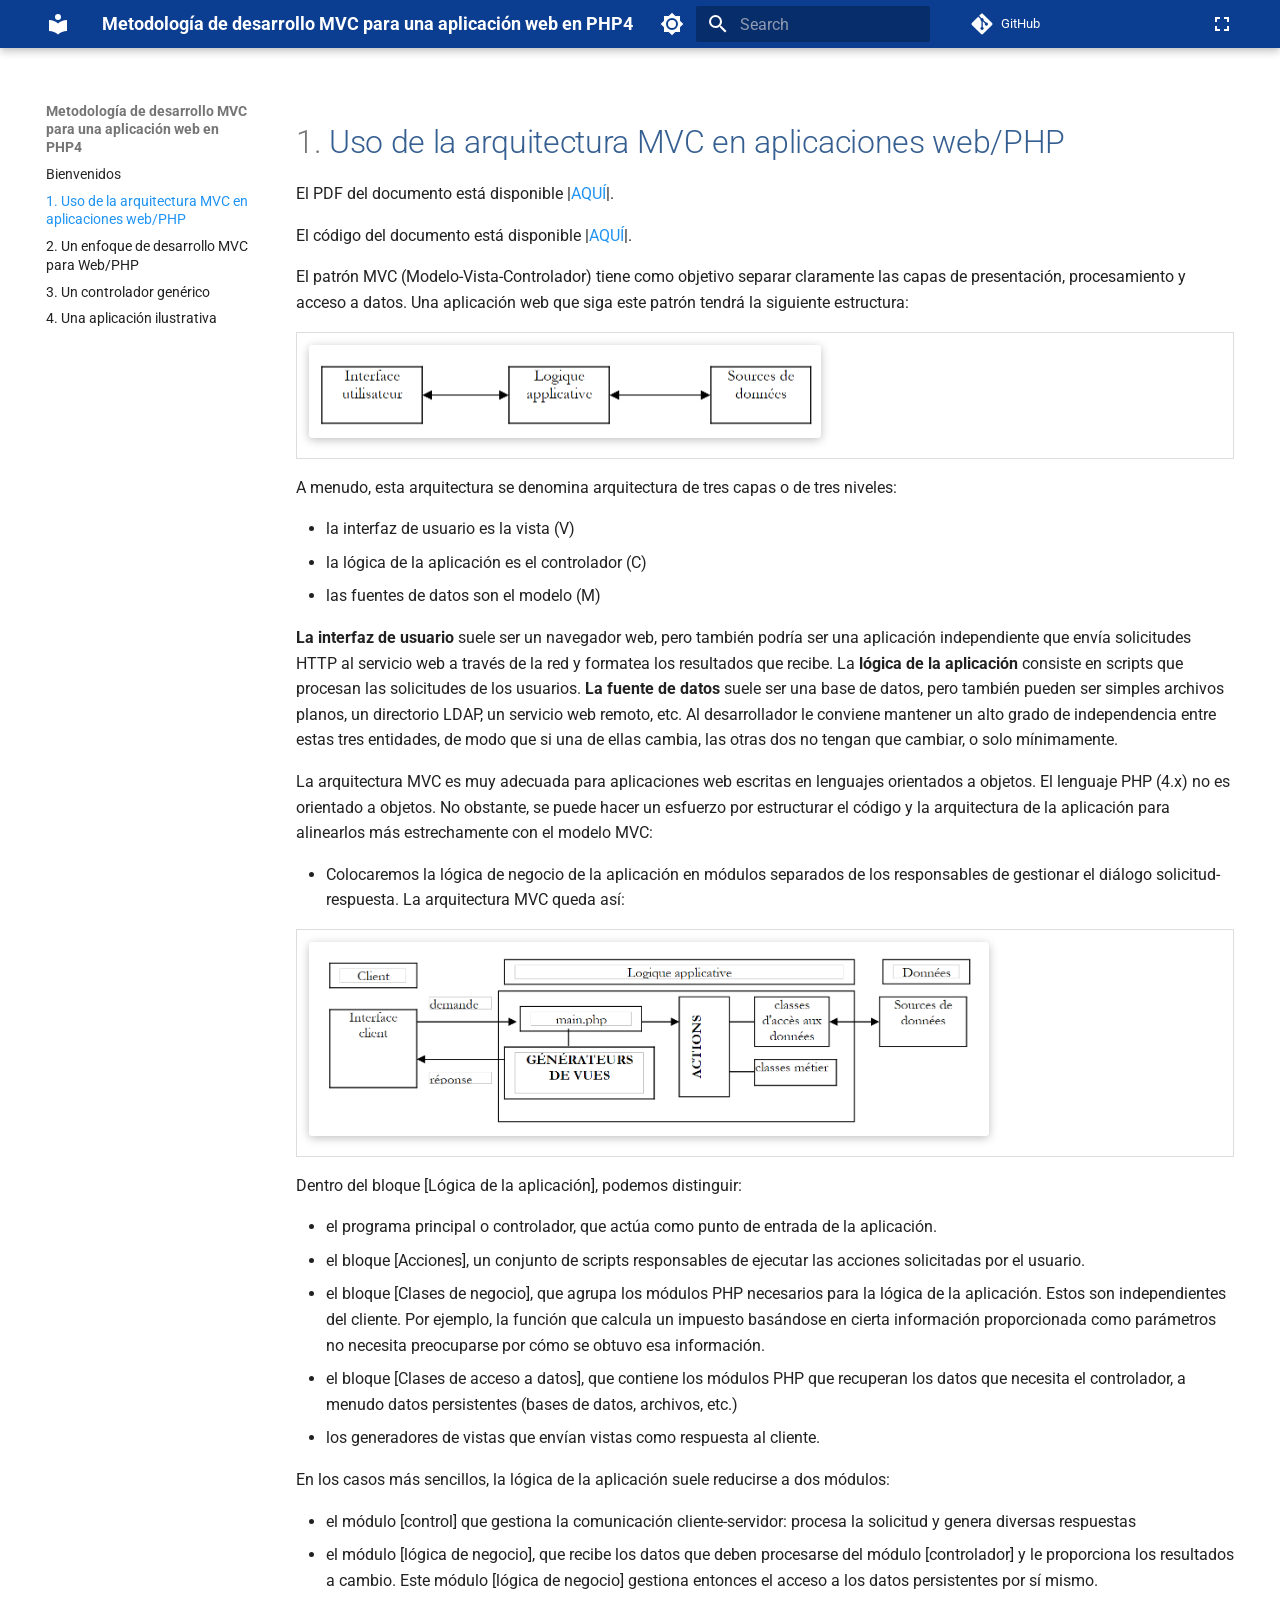
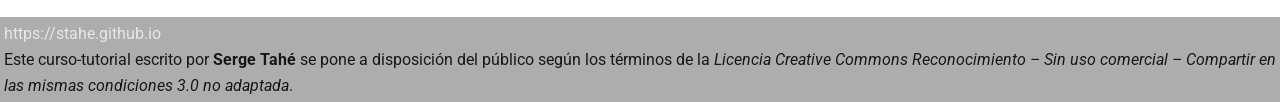
<file: uso-de-la-arquitectura-mvc-en-aplicaciones-webphp.html>
<!doctype html>
<html lang="en" class="no-js">
  <head>
    
      <meta charset="utf-8">
      <meta name="viewport" content="width=device-width,initial-scale=1">
      
        <meta name="description" content="Metodología de desarrollo MVC para una aplicación web en PHP4">
      
      
        <meta name="author" content="Serge Tahé">
      
      
        <link rel="canonical" href="https://stahe.github.io/es-php4mvc-janvier-2004/uso-de-la-arquitectura-mvc-en-aplicaciones-webphp.html">
      
      
        <link rel="prev" href="index.html">
      
      
        <link rel="next" href="un-enfoque-de-desarrollo-mvc-para-webphp.html">
      
      
        
      
      
      <link rel="icon" href="assets/images/favicon.png">
      <meta name="generator" content="mkdocs-1.6.1, mkdocs-material-9.7.0">
    
    
      
        <title>1. Uso de la arquitectura MVC en aplicaciones web/PHP - Metodología de desarrollo MVC para una aplicación web en PHP4</title>
      
    
    
      <link rel="stylesheet" href="assets/stylesheets/main.618322db.min.css">
      
        
        <link rel="stylesheet" href="assets/stylesheets/palette.ab4e12ef.min.css">
      
      


    
    
      
    
    
      
        
        
        <link rel="preconnect" href="https://fonts.gstatic.com" crossorigin>
        <link rel="stylesheet" href="https://fonts.googleapis.com/css?family=Roboto:300,300i,400,400i,700,700i%7CRoboto+Mono:400,400i,700,700i&display=fallback">
        <style>:root{--md-text-font:"Roboto";--md-code-font:"Roboto Mono"}</style>
      
    
    
      <link rel="stylesheet" href="stylesheets/focus.css">
    
    <script>__md_scope=new URL(".",location),__md_hash=e=>[...e].reduce(((e,_)=>(e<<5)-e+_.charCodeAt(0)),0),__md_get=(e,_=localStorage,t=__md_scope)=>JSON.parse(_.getItem(t.pathname+"."+e)),__md_set=(e,_,t=localStorage,a=__md_scope)=>{try{t.setItem(a.pathname+"."+e,JSON.stringify(_))}catch(e){}}</script>
    
      
  <script async src="https://www.googletagmanager.com/gtag/js?id=G-EBZC3JVJNR"></script>
  <script>
    window.dataLayer = window.dataLayer || [];
    function gtag(){dataLayer.push(arguments);}
    gtag('js', new Date());
    var siteName = "Metodología de desarrollo MVC para una aplicación web en PHP4";
    gtag('config', 'G-EBZC3JVJNR', {
        'page_title': siteName
    });
  </script>

    
    
  </head>
  
  
    
    
      
    
    
    
    
    <body dir="ltr" data-md-color-scheme="default" data-md-color-primary="blue" data-md-color-accent="purple">
  
    
    <input class="md-toggle" data-md-toggle="drawer" type="checkbox" id="__drawer" autocomplete="off">
    <input class="md-toggle" data-md-toggle="search" type="checkbox" id="__search" autocomplete="off">
    <label class="md-overlay" for="__drawer"></label>
    <div data-md-component="skip">
      
        
        <a href="#1-uso-de-la-arquitectura-mvc-en-aplicaciones-webphp" class="md-skip">
          Skip to content
        </a>
      
    </div>
    <div data-md-component="announce">
      
    </div>
    
    
      

  

<header class="md-header md-header--shadow" data-md-component="header">
  <nav class="md-header__inner md-grid" aria-label="Header">
    <a href="index.html" title="Metodología de desarrollo MVC para una aplicación web en PHP4" class="md-header__button md-logo" aria-label="Metodología de desarrollo MVC para una aplicación web en PHP4" data-md-component="logo">
      
  
  <svg xmlns="http://www.w3.org/2000/svg" viewBox="0 0 24 24"><path d="M12 8a3 3 0 0 0 3-3 3 3 0 0 0-3-3 3 3 0 0 0-3 3 3 3 0 0 0 3 3m0 3.54C9.64 9.35 6.5 8 3 8v11c3.5 0 6.64 1.35 9 3.54 2.36-2.19 5.5-3.54 9-3.54V8c-3.5 0-6.64 1.35-9 3.54"/></svg>

    </a>
    <label class="md-header__button md-icon" for="__drawer">
      
      <svg xmlns="http://www.w3.org/2000/svg" viewBox="0 0 24 24"><path d="M3 6h18v2H3zm0 5h18v2H3zm0 5h18v2H3z"/></svg>
    </label>
    <div class="md-header__title" data-md-component="header-title">
      <div class="md-header__ellipsis">
        <div class="md-header__topic">
          <span class="md-ellipsis">
            Metodología de desarrollo MVC para una aplicación web en PHP4
          </span>
        </div>
        <div class="md-header__topic" data-md-component="header-topic">
          <span class="md-ellipsis">
            
              1. Uso de la arquitectura MVC en aplicaciones web/PHP
            
          </span>
        </div>
      </div>
    </div>
    
      
        <form class="md-header__option" data-md-component="palette">
  
    
    
    
    <input class="md-option" data-md-color-media="(prefers-color-scheme: light)" data-md-color-scheme="default" data-md-color-primary="blue" data-md-color-accent="purple"  aria-label="Cambiar a modo oscuro"  type="radio" name="__palette" id="__palette_0">
    
      <label class="md-header__button md-icon" title="Cambiar a modo oscuro" for="__palette_1" hidden>
        <svg xmlns="http://www.w3.org/2000/svg" viewBox="0 0 24 24"><path d="M12 8a4 4 0 0 0-4 4 4 4 0 0 0 4 4 4 4 0 0 0 4-4 4 4 0 0 0-4-4m0 10a6 6 0 0 1-6-6 6 6 0 0 1 6-6 6 6 0 0 1 6 6 6 6 0 0 1-6 6m8-9.31V4h-4.69L12 .69 8.69 4H4v4.69L.69 12 4 15.31V20h4.69L12 23.31 15.31 20H20v-4.69L23.31 12z"/></svg>
      </label>
    
  
    
    
    
    <input class="md-option" data-md-color-media="(prefers-color-scheme: dark)" data-md-color-scheme="slate" data-md-color-primary="blue" data-md-color-accent="purple"  aria-label="Cambiar a modo claro"  type="radio" name="__palette" id="__palette_1">
    
      <label class="md-header__button md-icon" title="Cambiar a modo claro" for="__palette_0" hidden>
        <svg xmlns="http://www.w3.org/2000/svg" viewBox="0 0 24 24"><path d="M12 18c-.89 0-1.74-.2-2.5-.55C11.56 16.5 13 14.42 13 12s-1.44-4.5-3.5-5.45C10.26 6.2 11.11 6 12 6a6 6 0 0 1 6 6 6 6 0 0 1-6 6m8-9.31V4h-4.69L12 .69 8.69 4H4v4.69L.69 12 4 15.31V20h4.69L12 23.31 15.31 20H20v-4.69L23.31 12z"/></svg>
      </label>
    
  
</form>
      
    
    
      <script>var palette=__md_get("__palette");if(palette&&palette.color){if("(prefers-color-scheme)"===palette.color.media){var media=matchMedia("(prefers-color-scheme: light)"),input=document.querySelector(media.matches?"[data-md-color-media='(prefers-color-scheme: light)']":"[data-md-color-media='(prefers-color-scheme: dark)']");palette.color.media=input.getAttribute("data-md-color-media"),palette.color.scheme=input.getAttribute("data-md-color-scheme"),palette.color.primary=input.getAttribute("data-md-color-primary"),palette.color.accent=input.getAttribute("data-md-color-accent")}for(var[key,value]of Object.entries(palette.color))document.body.setAttribute("data-md-color-"+key,value)}</script>
    
    
    
      
      
        <label class="md-header__button md-icon" for="__search">
          
          <svg xmlns="http://www.w3.org/2000/svg" viewBox="0 0 24 24"><path d="M9.5 3A6.5 6.5 0 0 1 16 9.5c0 1.61-.59 3.09-1.56 4.23l.27.27h.79l5 5-1.5 1.5-5-5v-.79l-.27-.27A6.52 6.52 0 0 1 9.5 16 6.5 6.5 0 0 1 3 9.5 6.5 6.5 0 0 1 9.5 3m0 2C7 5 5 7 5 9.5S7 14 9.5 14 14 12 14 9.5 12 5 9.5 5"/></svg>
        </label>
        <div class="md-search" data-md-component="search" role="dialog">
  <label class="md-search__overlay" for="__search"></label>
  <div class="md-search__inner" role="search">
    <form class="md-search__form" name="search">
      <input type="text" class="md-search__input" name="query" aria-label="Search" placeholder="Search" autocapitalize="off" autocorrect="off" autocomplete="off" spellcheck="false" data-md-component="search-query" required>
      <label class="md-search__icon md-icon" for="__search">
        
        <svg xmlns="http://www.w3.org/2000/svg" viewBox="0 0 24 24"><path d="M9.5 3A6.5 6.5 0 0 1 16 9.5c0 1.61-.59 3.09-1.56 4.23l.27.27h.79l5 5-1.5 1.5-5-5v-.79l-.27-.27A6.52 6.52 0 0 1 9.5 16 6.5 6.5 0 0 1 3 9.5 6.5 6.5 0 0 1 9.5 3m0 2C7 5 5 7 5 9.5S7 14 9.5 14 14 12 14 9.5 12 5 9.5 5"/></svg>
        
        <svg xmlns="http://www.w3.org/2000/svg" viewBox="0 0 24 24"><path d="M20 11v2H8l5.5 5.5-1.42 1.42L4.16 12l7.92-7.92L13.5 5.5 8 11z"/></svg>
      </label>
      <nav class="md-search__options" aria-label="Search">
        
        <button type="reset" class="md-search__icon md-icon" title="Clear" aria-label="Clear" tabindex="-1">
          
          <svg xmlns="http://www.w3.org/2000/svg" viewBox="0 0 24 24"><path d="M19 6.41 17.59 5 12 10.59 6.41 5 5 6.41 10.59 12 5 17.59 6.41 19 12 13.41 17.59 19 19 17.59 13.41 12z"/></svg>
        </button>
      </nav>
      
    </form>
    <div class="md-search__output">
      <div class="md-search__scrollwrap" tabindex="0" data-md-scrollfix>
        <div class="md-search-result" data-md-component="search-result">
          <div class="md-search-result__meta">
            Initializing search
          </div>
          <ol class="md-search-result__list" role="presentation"></ol>
        </div>
      </div>
    </div>
  </div>
</div>
      
    
    
      <div class="md-header__source">
        <a href="https://stahe.github.io/es-php4mvc-janvier-2004" title="Go to repository" class="md-source" data-md-component="source">
  <div class="md-source__icon md-icon">
    
    <svg xmlns="http://www.w3.org/2000/svg" viewBox="0 0 448 512"><!--! Font Awesome Free 7.1.0 by @fontawesome - https://fontawesome.com License - https://fontawesome.com/license/free (Icons: CC BY 4.0, Fonts: SIL OFL 1.1, Code: MIT License) Copyright 2025 Fonticons, Inc.--><path d="M439.6 236.1 244 40.5c-5.4-5.5-12.8-8.5-20.4-8.5s-15 3-20.4 8.4L162.5 81l51.5 51.5c27.1-9.1 52.7 16.8 43.4 43.7l49.7 49.7c34.2-11.8 61.2 31 35.5 56.7-26.5 26.5-70.2-2.9-56-37.3L240.3 199v121.9c25.3 12.5 22.3 41.8 9.1 55-6.4 6.4-15.2 10.1-24.3 10.1s-17.8-3.6-24.3-10.1c-17.6-17.6-11.1-46.9 11.2-56v-123c-20.8-8.5-24.6-30.7-18.6-45L142.6 101 8.5 235.1C3 240.6 0 247.9 0 255.5s3 15 8.5 20.4l195.6 195.7c5.4 5.4 12.7 8.4 20.4 8.4s15-3 20.4-8.4l194.7-194.7c5.4-5.4 8.4-12.8 8.4-20.4s-3-15-8.4-20.4"/></svg>
  </div>
  <div class="md-source__repository">
    GitHub
  </div>
</a>
      </div>
    
  </nav>
  
</header>
    
    <div class="md-container" data-md-component="container">
      
      
        
          
        
      
      <main class="md-main" data-md-component="main">
        <div class="md-main__inner md-grid">
          
            
              
              <div class="md-sidebar md-sidebar--primary" data-md-component="sidebar" data-md-type="navigation" >
                <div class="md-sidebar__scrollwrap">
                  <div class="md-sidebar__inner">
                    



  

<nav class="md-nav md-nav--primary md-nav--integrated" aria-label="Navigation" data-md-level="0">
  <label class="md-nav__title" for="__drawer">
    <a href="index.html" title="Metodología de desarrollo MVC para una aplicación web en PHP4" class="md-nav__button md-logo" aria-label="Metodología de desarrollo MVC para una aplicación web en PHP4" data-md-component="logo">
      
  
  <svg xmlns="http://www.w3.org/2000/svg" viewBox="0 0 24 24"><path d="M12 8a3 3 0 0 0 3-3 3 3 0 0 0-3-3 3 3 0 0 0-3 3 3 3 0 0 0 3 3m0 3.54C9.64 9.35 6.5 8 3 8v11c3.5 0 6.64 1.35 9 3.54 2.36-2.19 5.5-3.54 9-3.54V8c-3.5 0-6.64 1.35-9 3.54"/></svg>

    </a>
    Metodología de desarrollo MVC para una aplicación web en PHP4
  </label>
  
    <div class="md-nav__source">
      <a href="https://stahe.github.io/es-php4mvc-janvier-2004" title="Go to repository" class="md-source" data-md-component="source">
  <div class="md-source__icon md-icon">
    
    <svg xmlns="http://www.w3.org/2000/svg" viewBox="0 0 448 512"><!--! Font Awesome Free 7.1.0 by @fontawesome - https://fontawesome.com License - https://fontawesome.com/license/free (Icons: CC BY 4.0, Fonts: SIL OFL 1.1, Code: MIT License) Copyright 2025 Fonticons, Inc.--><path d="M439.6 236.1 244 40.5c-5.4-5.5-12.8-8.5-20.4-8.5s-15 3-20.4 8.4L162.5 81l51.5 51.5c27.1-9.1 52.7 16.8 43.4 43.7l49.7 49.7c34.2-11.8 61.2 31 35.5 56.7-26.5 26.5-70.2-2.9-56-37.3L240.3 199v121.9c25.3 12.5 22.3 41.8 9.1 55-6.4 6.4-15.2 10.1-24.3 10.1s-17.8-3.6-24.3-10.1c-17.6-17.6-11.1-46.9 11.2-56v-123c-20.8-8.5-24.6-30.7-18.6-45L142.6 101 8.5 235.1C3 240.6 0 247.9 0 255.5s3 15 8.5 20.4l195.6 195.7c5.4 5.4 12.7 8.4 20.4 8.4s15-3 20.4-8.4l194.7-194.7c5.4-5.4 8.4-12.8 8.4-20.4s-3-15-8.4-20.4"/></svg>
  </div>
  <div class="md-source__repository">
    GitHub
  </div>
</a>
    </div>
  
  <ul class="md-nav__list" data-md-scrollfix>
    
      
      
  
  
  
  
    <li class="md-nav__item">
      <a href="index.html" class="md-nav__link">
        
  
  
  <span class="md-ellipsis">
    
  
    Bienvenidos
  

    
  </span>
  
  

      </a>
    </li>
  

    
      
      
  
  
    
  
  
  
    <li class="md-nav__item md-nav__item--active">
      
      <input class="md-nav__toggle md-toggle" type="checkbox" id="__toc">
      
      
        
      
      
      <a href="uso-de-la-arquitectura-mvc-en-aplicaciones-webphp.html" class="md-nav__link md-nav__link--active">
        
  
  
  <span class="md-ellipsis">
    
  
    1. Uso de la arquitectura MVC en aplicaciones web/PHP
  

    
  </span>
  
  

      </a>
      
    </li>
  

    
      
      
  
  
  
  
    <li class="md-nav__item">
      <a href="un-enfoque-de-desarrollo-mvc-para-webphp.html" class="md-nav__link">
        
  
  
  <span class="md-ellipsis">
    
  
    2. Un enfoque de desarrollo MVC para Web/PHP
  

    
  </span>
  
  

      </a>
    </li>
  

    
      
      
  
  
  
  
    <li class="md-nav__item">
      <a href="un-controlador-generico.html" class="md-nav__link">
        
  
  
  <span class="md-ellipsis">
    
  
    3. Un controlador genérico
  

    
  </span>
  
  

      </a>
    </li>
  

    
      
      
  
  
  
  
    <li class="md-nav__item">
      <a href="una-aplicacion-ilustrativa.html" class="md-nav__link">
        
  
  
  <span class="md-ellipsis">
    
  
    4. Una aplicación ilustrativa
  

    
  </span>
  
  

      </a>
    </li>
  

    
  </ul>
</nav>
                  </div>
                </div>
              </div>
            
            
          
          
            <div class="md-content" data-md-component="content">
              
              <article class="md-content__inner md-typeset">
                
                  



<p><a id="refheading29946107341754"></a></p>
<h1 id="1-uso-de-la-arquitectura-mvc-en-aplicaciones-webphp">1. <span style="color: #365f91">Uso de la arquitectura MVC en aplicaciones web/PHP</span></h1>
<p>El PDF del documento está disponible |<a href="https://1drv.ms/b/c/f53a919f43d27eb5/IQAL23Vix-JlSaMK6MeOgWbxAXZlijrI2iziM9ch3Iircm8?e=1o7Wby">AQUÍ</a>|.</p>
<p>El código del documento está disponible |<a href="https://1drv.ms/u/c/f53a919f43d27eb5/IQDgz1c4n6lMQ4WX_YSZCzLsAYqKTSV5K2jUvNmleRC5GWo?e=bO9X1X">AQUÍ</a>|.</p>
<p>El patrón MVC (Modelo-Vista-Controlador) tiene como objetivo separar claramente las capas de presentación, procesamiento y acceso a datos. Una aplicación web que siga este patrón tendrá la siguiente estructura:</p>
<table class="odt-table" style="border-collapse: collapse; width: 100%; margin-bottom: 1em;"><tr><td style="border: 1px solid #ddd; padding: 8px; vertical-align: top;"><img src="images/1000000000000400000000BB4D654A99.png" width="512" height="94" style="display:inline-block; margin:4px;width:13.547cm;height:2.475cm;" class="odt-zoomable" data-zoom-src="images/1000000000000400000000BB4D654A99.png" /></td></tr></table>

<p>A menudo, esta arquitectura se denomina arquitectura de tres capas o de tres niveles:</p>
<ul>
<li>la interfaz de usuario es la vista (V)</li>
<li>la lógica de la aplicación es el controlador (C)</li>
<li>las fuentes de datos son el modelo (M)</li>
</ul>
<p><strong>La interfaz de usuario</strong> suele ser un navegador web, pero también podría ser una aplicación independiente que envía solicitudes HTTP al servicio web a través de la red y formatea los resultados que recibe. La <strong>lógica de la aplicación</strong> consiste en scripts que procesan las solicitudes de los usuarios. <strong>La fuente de datos</strong> suele ser una base de datos, pero también pueden ser simples archivos planos, un directorio LDAP, un servicio web remoto, etc. Al desarrollador le conviene mantener un alto grado de independencia entre estas tres entidades, de modo que si una de ellas cambia, las otras dos no tengan que cambiar, o solo mínimamente.</p>
<p>La arquitectura MVC es muy adecuada para aplicaciones web escritas en lenguajes orientados a objetos. El lenguaje PHP (4.x) no es orientado a objetos. No obstante, se puede hacer un esfuerzo por estructurar el código y la arquitectura de la aplicación para alinearlos más estrechamente con el modelo MVC:</p>
<ul>
<li>Colocaremos la lógica de negocio de la aplicación en módulos separados de los responsables de gestionar el diálogo solicitud-respuesta. La arquitectura MVC queda así:</li>
</ul>
<table class="odt-table" style="border-collapse: collapse; width: 100%; margin-bottom: 1em;"><tr><td style="border: 1px solid #ddd; padding: 8px; vertical-align: top;"><img src="images/100000000000061F000001BFD28D9CBA.png" width="680" height="194" style="display:inline-block; margin:4px;width:17.999cm;height:5.135cm;" class="odt-zoomable" data-zoom-src="images/100000000000061F000001BFD28D9CBA.png" /></td></tr></table>

<p>Dentro del bloque [Lógica de la aplicación], podemos distinguir:</p>
<ul>
<li>el programa principal o controlador, que actúa como punto de entrada de la aplicación.</li>
<li>el bloque [Acciones], un conjunto de scripts responsables de ejecutar las acciones solicitadas por el usuario.</li>
<li>el bloque [Clases de negocio], que agrupa los módulos PHP necesarios para la lógica de la aplicación. Estos son independientes del cliente. Por ejemplo, la función que calcula un impuesto basándose en cierta información proporcionada como parámetros no necesita preocuparse por cómo se obtuvo esa información.</li>
<li>el bloque [Clases de acceso a datos], que contiene los módulos PHP que recuperan los datos que necesita el controlador, a menudo datos persistentes (bases de datos, archivos, etc.)</li>
<li>los generadores de vistas que envían vistas como respuesta al cliente. </li>
</ul>
<p>En los casos más sencillos, la lógica de la aplicación suele reducirse a dos módulos:</p>
<ul>
<li>el módulo [control] que gestiona la comunicación cliente-servidor: procesa la solicitud y genera diversas respuestas</li>
<li>el módulo [lógica de negocio], que recibe los datos que deben procesarse del módulo [controlador] y le proporciona los resultados a cambio. Este módulo [lógica de negocio] gestiona entonces el acceso a los datos persistentes por sí mismo.</li>
</ul>









  




                
              </article>
            </div>
          
          
<script>var target=document.getElementById(location.hash.slice(1));target&&target.name&&(target.checked=target.name.startsWith("__tabbed_"))</script>
        </div>
        
          <button type="button" class="md-top md-icon" data-md-component="top" hidden>
  
  <svg xmlns="http://www.w3.org/2000/svg" viewBox="0 0 24 24"><path d="M13 20h-2V8l-5.5 5.5-1.42-1.42L12 4.16l7.92 7.92-1.42 1.42L13 8z"/></svg>
  Back to top
</button>
        
      </main>
      
        
  <div class="md-footer-meta md-typeset">
    <div class="md-footer-meta__inner">

      <div>
        <a href="https://stahe.github.io" target="_blank">
          https://stahe.github.io
        </a>
        <br>
        Este curso-tutorial escrito por <strong>Serge Tahé</strong> se pone a disposición del público según los términos de la
        <em>Licencia Creative Commons Reconocimiento – Sin uso comercial –
        Compartir en las mismas condiciones 3.0 no adaptada</em>.

      </div>

    </div>
  </div>

      
    </div>
    <div class="md-dialog" data-md-component="dialog">
      <div class="md-dialog__inner md-typeset"></div>
    </div>
    
    
    
      
      
      <script id="__config" type="application/json">{"annotate": null, "base": ".", "features": ["navigation.sections", "navigation.indexes", "navigation.expand", "toc.integrate", "navigation.top"], "search": "assets/javascripts/workers/search.7a47a382.min.js", "tags": null, "translations": {"clipboard.copied": "Copied to clipboard", "clipboard.copy": "Copy to clipboard", "search.result.more.one": "1 more on this page", "search.result.more.other": "# more on this page", "search.result.none": "No matching documents", "search.result.one": "1 matching document", "search.result.other": "# matching documents", "search.result.placeholder": "Type to start searching", "search.result.term.missing": "Missing", "select.version": "Select version"}, "version": null}</script>
    
    
      <script src="assets/javascripts/bundle.e71a0d61.min.js"></script>
      
        <script src="javascripts/focus.js"></script>
      
    
  </body>
</html>
</file>
<file: stylesheets/focus.css>
body.md-focus .md-sidebar--primary { display: none; } body.md-focus .md-sidebar--secondary { display: none; } body.md-focus .md-content { max-width: 95%; margin: 0 auto; } .focus-toggle-btn { cursor: pointer; margin-left: 0.5rem; } .odt-table img { max-width: 100%; height: auto; } img.odt-zoomable { cursor: zoom-in; box-shadow: 0 2px 10px rgba(0,0,0,.25); border-radius: 4px; transition: transform .15s ease, box-shadow .15s ease; } img.odt-zoomable:hover { transform: scale(1.02); box-shadow: 0 6px 18px rgba(0,0,0,.35); } .odt-lightbox-overlay { position: fixed; inset: 0; background: rgba(0,0,0,.75); display: none; align-items: center; justify-content: center; z-index: 2000; padding: 24px; } .odt-lightbox-overlay.is-open { display: flex; } .odt-lightbox-content { position: relative; max-width: 95vw; max-height: 95vh; } .odt-lightbox-content img { max-width: 95vw; max-height: 95vh; width: auto; height: auto; display: block; box-shadow: 0 10px 30px rgba(0,0,0,.6); border-radius: 4px; } .odt-lightbox-close { position: absolute; top: -14px; right: -14px; width: 34px; height: 34px; border-radius: 999px; border: none; background: rgba(255,255,255,.92); color: #000; font-size: 22px; line-height: 34px; cursor: pointer; box-shadow: 0 4px 14px rgba(0,0,0,.35); } .odt-lightbox-close:hover { filter: brightness(0.95); } .odt-lightbox-close:focus { outline: 2px solid rgba(255,255,255,.8); outline-offset: 2px; } .odt-code-rich pre, .odt-code-rich code, .odt-code-rich .odt-code-line { font-family: Consolas, 'Courier New', monospace; font-size: 15px; line-height: 12px; }} .odt-code-rich pre { margin: 0.75em 0; } .odt-code-rich code { display: block; } .odt-code-rich .odt-code-line { display: block; } .odt-code-rich[data-linenums='true'] .odt-code-line::before { counter-increment: odtline; content: counter(odtline); display: inline-block; width: 3em; margin-right: 1em; opacity: 0.6; text-align: right; } .odt-code-rich[data-linenums='false'] .odt-code-line::before { content: ''; } .odt-bookmark-anchor { display: block; width: 0; height: 0; overflow: hidden; scroll-margin-top: 5rem; }  .md-typeset p:has(> .odt-bookmark-anchor:only-child), .md-content p:has(> .odt-bookmark-anchor:only-child) { margin: 0 !important; padding: 0 !important; height: 0 !important; line-height: 0 !important; overflow: hidden !important; }  .md-typeset h1 { margin-top: .75em !important; margin-bottom: .55em !important; }  .md-typeset h2 { margin-top: .80em !important; margin-bottom: .35em !important; }  .md-typeset h3 { margin-top: .70em !important; margin-bottom: .30em !important; }  .md-typeset h4, .md-typeset h5, .md-typeset h6 { margin-top: .60em !important; margin-bottom: .25em !important; }  .md-content ol { list-style-type: decimal; }  .md-content ol ol { list-style-type: lower-alpha; }  .md-content ol ol ol { list-style-type: lower-roman; }  .md-content ol ol ol ol { list-style-type: decimal; }  .md-content ol ol ol ol ol { list-style-type: lower-alpha; }  .md-content ol ol ol ol ol ol { list-style-type: lower-roman; }  .md-content ul ol { list-style-type: decimal; }  .md-content ul ol ol { list-style-type: lower-alpha; }  .md-content ul ol ol ol { list-style-type: lower-roman; }  .md-content ul ol ol ol ol { list-style-type: decimal; }  .md-content ul ol ol ol ol ol { list-style-type: lower-alpha; }  .md-content ul ol ol ol ol ol ol { list-style-type: lower-roman; } .odt-code-copy-btn { position:absolute; top:.5rem; right:.5rem; display:inline-flex; align-items:center; justify-content:center; gap:.35rem; padding:.25rem .6rem; font-size:.72rem; font-weight:600; letter-spacing:.01em; line-height:1.2; border-radius:999px; box-shadow:0 1px 2px rgba(0,0,0,.10); backdrop-filter:saturate(180%) blur(6px); cursor:pointer; user-select:none; transition:transform .08s ease, box-shadow .12s ease, background .12s ease; z-index:5;border:1px solid rgba(0,150,136,.45); background:rgba(0,150,136,.12); color:rgb(0,150,136);  } .odt-code-copy-btn:hover { background:rgba(0,150,136,.20); box-shadow:0 3px 10px rgba(0,0,0,.18); transform:translateY(-1px); } .odt-code-copy-btn.is-copied { opacity:.85; } .odt-code-copy-container { position: relative; } 
[data-md-color-scheme="default"] .md-header { background-color: #0B3D91; }
[data-md-color-scheme="slate"] .md-header { background-color: #0B3D91; }
</file>
<file: assets/stylesheets/main.618322db.min.css>
@charset "UTF-8";html{-webkit-text-size-adjust:none;-moz-text-size-adjust:none;text-size-adjust:none;box-sizing:border-box}*,:after,:before{box-sizing:inherit}@media (prefers-reduced-motion){*,:after,:before{transition:none!important}}body{margin:0}a,button,input,label{-webkit-tap-highlight-color:transparent}a{color:inherit;text-decoration:none}hr{border:0;box-sizing:initial;display:block;height:.05rem;overflow:visible;padding:0}small{font-size:80%}sub,sup{line-height:1em}img{border-style:none}table{border-collapse:initial;border-spacing:0}td,th{font-weight:400;vertical-align:top}button{background:#0000;border:0;font-family:inherit;font-size:inherit;margin:0;padding:0}input{border:0;outline:none}:root{--md-primary-fg-color:#4051b5;--md-primary-fg-color--light:#5d6cc0;--md-primary-fg-color--dark:#303fa1;--md-primary-bg-color:#fff;--md-primary-bg-color--light:#ffffffb3;--md-accent-fg-color:#526cfe;--md-accent-fg-color--transparent:#526cfe1a;--md-accent-bg-color:#fff;--md-accent-bg-color--light:#ffffffb3}[data-md-color-scheme=default]{color-scheme:light}[data-md-color-scheme=default] img[src$="#gh-dark-mode-only"],[data-md-color-scheme=default] img[src$="#only-dark"]{display:none}:root,[data-md-color-scheme=default]{--md-hue:225deg;--md-default-fg-color:#000000de;--md-default-fg-color--light:#0000008a;--md-default-fg-color--lighter:#00000052;--md-default-fg-color--lightest:#00000012;--md-default-bg-color:#fff;--md-default-bg-color--light:#ffffffb3;--md-default-bg-color--lighter:#ffffff4d;--md-default-bg-color--lightest:#ffffff1f;--md-code-fg-color:#36464e;--md-code-bg-color:#f5f5f5;--md-code-bg-color--light:#f5f5f5b3;--md-code-bg-color--lighter:#f5f5f54d;--md-code-hl-color:#4287ff;--md-code-hl-color--light:#4287ff1a;--md-code-hl-number-color:#d52a2a;--md-code-hl-special-color:#db1457;--md-code-hl-function-color:#a846b9;--md-code-hl-constant-color:#6e59d9;--md-code-hl-keyword-color:#3f6ec6;--md-code-hl-string-color:#1c7d4d;--md-code-hl-name-color:var(--md-code-fg-color);--md-code-hl-operator-color:var(--md-default-fg-color--light);--md-code-hl-punctuation-color:var(--md-default-fg-color--light);--md-code-hl-comment-color:var(--md-default-fg-color--light);--md-code-hl-generic-color:var(--md-default-fg-color--light);--md-code-hl-variable-color:var(--md-default-fg-color--light);--md-typeset-color:var(--md-default-fg-color);--md-typeset-a-color:var(--md-primary-fg-color);--md-typeset-del-color:#f5503d26;--md-typeset-ins-color:#0bd57026;--md-typeset-kbd-color:#fafafa;--md-typeset-kbd-accent-color:#fff;--md-typeset-kbd-border-color:#b8b8b8;--md-typeset-mark-color:#ffff0080;--md-typeset-table-color:#0000001f;--md-typeset-table-color--light:rgba(0,0,0,.035);--md-admonition-fg-color:var(--md-default-fg-color);--md-admonition-bg-color:var(--md-default-bg-color);--md-warning-fg-color:#000000de;--md-warning-bg-color:#ff9;--md-footer-fg-color:#fff;--md-footer-fg-color--light:#ffffffb3;--md-footer-fg-color--lighter:#ffffff73;--md-footer-bg-color:#000000de;--md-footer-bg-color--dark:#00000052;--md-shadow-z1:0 0.2rem 0.5rem #0000000d,0 0 0.05rem #0000001a;--md-shadow-z2:0 0.2rem 0.5rem #0000001a,0 0 0.05rem #00000040;--md-shadow-z3:0 0.2rem 0.5rem #0003,0 0 0.05rem #00000059}.md-icon svg{fill:currentcolor;display:block;height:1.2rem;width:1.2rem}body{-webkit-font-smoothing:antialiased;-moz-osx-font-smoothing:grayscale;--md-text-font-family:var(--md-text-font,_),-apple-system,BlinkMacSystemFont,Helvetica,Arial,sans-serif;--md-code-font-family:var(--md-code-font,_),SFMono-Regular,Consolas,Menlo,monospace}aside,body,input{font-feature-settings:"kern","liga";color:var(--md-typeset-color);font-family:var(--md-text-font-family)}code,kbd,pre{font-feature-settings:"kern";font-family:var(--md-code-font-family)}:root{--md-typeset-table-sort-icon:url('data:image/svg+xml;charset=utf-8,<svg xmlns="http://www.w3.org/2000/svg" viewBox="0 0 24 24"><path d="m18 21-4-4h3V7h-3l4-4 4 4h-3v10h3M2 19v-2h10v2M2 13v-2h7v2M2 7V5h4v2z"/></svg>');--md-typeset-table-sort-icon--asc:url('data:image/svg+xml;charset=utf-8,<svg xmlns="http://www.w3.org/2000/svg" viewBox="0 0 24 24"><path d="M19 17h3l-4 4-4-4h3V3h2M2 17h10v2H2M6 5v2H2V5m0 6h7v2H2z"/></svg>');--md-typeset-table-sort-icon--desc:url('data:image/svg+xml;charset=utf-8,<svg xmlns="http://www.w3.org/2000/svg" viewBox="0 0 24 24"><path d="M19 7h3l-4-4-4 4h3v14h2M2 17h10v2H2M6 5v2H2V5m0 6h7v2H2z"/></svg>')}.md-typeset{-webkit-print-color-adjust:exact;color-adjust:exact;font-size:.8rem;line-height:1.6;overflow-wrap:break-word}@media print{.md-typeset{font-size:.68rem}}.md-typeset blockquote,.md-typeset dl,.md-typeset figure,.md-typeset ol,.md-typeset pre,.md-typeset ul{margin-bottom:1em;margin-top:1em}.md-typeset h1{color:var(--md-default-fg-color--light);font-size:2em;line-height:1.3;margin:0 0 1.25em}.md-typeset h1,.md-typeset h2{font-weight:300;letter-spacing:-.01em}.md-typeset h2{font-size:1.5625em;line-height:1.4;margin:1.6em 0 .64em}.md-typeset h3{font-size:1.25em;font-weight:400;letter-spacing:-.01em;line-height:1.5;margin:1.6em 0 .8em}.md-typeset h2+h3{margin-top:.8em}.md-typeset h4{font-weight:700;letter-spacing:-.01em;margin:1em 0}.md-typeset h5,.md-typeset h6{color:var(--md-default-fg-color--light);font-size:.8em;font-weight:700;letter-spacing:-.01em;margin:1.25em 0}.md-typeset h5{text-transform:uppercase}.md-typeset h5 code{text-transform:none}.md-typeset hr{border-bottom:.05rem solid var(--md-default-fg-color--lightest);display:flow-root;margin:1.5em 0}.md-typeset a{color:var(--md-typeset-a-color);word-break:break-word}.md-typeset a,.md-typeset a:before{transition:color 125ms}.md-typeset a:focus,.md-typeset a:hover{color:var(--md-accent-fg-color)}.md-typeset a:focus code,.md-typeset a:hover code{background-color:var(--md-accent-fg-color--transparent);color:var(--md-accent-fg-color)}.md-typeset a code{color:var(--md-typeset-a-color)}.md-typeset a.focus-visible{outline-color:var(--md-accent-fg-color);outline-offset:.2rem}.md-typeset code,.md-typeset kbd,.md-typeset pre{color:var(--md-code-fg-color);direction:ltr;font-variant-ligatures:none;transition:background-color 125ms}@media print{.md-typeset code,.md-typeset kbd,.md-typeset pre{white-space:pre-wrap}}.md-typeset code{background-color:var(--md-code-bg-color);border-radius:.1rem;-webkit-box-decoration-break:clone;box-decoration-break:clone;font-size:.85em;padding:0 .2941176471em;transition:color 125ms,background-color 125ms;word-break:break-word}.md-typeset code:not(.focus-visible){-webkit-tap-highlight-color:transparent;outline:none}.md-typeset pre{display:flow-root;line-height:1.4;position:relative}.md-typeset pre>code{-webkit-box-decoration-break:slice;box-decoration-break:slice;box-shadow:none;display:block;margin:0;outline-color:var(--md-accent-fg-color);overflow:auto;padding:.7720588235em 1.1764705882em;scrollbar-color:var(--md-default-fg-color--lighter) #0000;scrollbar-width:thin;touch-action:auto;word-break:normal}.md-typeset pre>code:hover{scrollbar-color:var(--md-accent-fg-color) #0000}.md-typeset pre>code::-webkit-scrollbar{height:.2rem;width:.2rem}.md-typeset pre>code::-webkit-scrollbar-thumb{background-color:var(--md-default-fg-color--lighter)}.md-typeset pre>code::-webkit-scrollbar-thumb:hover{background-color:var(--md-accent-fg-color)}.md-typeset kbd{background-color:var(--md-typeset-kbd-color);border-radius:.1rem;box-shadow:0 .1rem 0 .05rem var(--md-typeset-kbd-border-color),0 .1rem 0 var(--md-typeset-kbd-border-color),0 -.1rem .2rem var(--md-typeset-kbd-accent-color) inset;color:var(--md-default-fg-color);display:inline-block;font-size:.75em;padding:0 .6666666667em;vertical-align:text-top;word-break:break-word}.md-typeset mark{background-color:var(--md-typeset-mark-color);-webkit-box-decoration-break:clone;box-decoration-break:clone;color:inherit;word-break:break-word}.md-typeset abbr{cursor:help;text-decoration:none}.md-typeset [data-preview],.md-typeset abbr{border-bottom:.05rem dotted var(--md-default-fg-color--light)}.md-typeset small{opacity:.75}[dir=ltr] .md-typeset sub,[dir=ltr] .md-typeset sup{margin-left:.078125em}[dir=rtl] .md-typeset sub,[dir=rtl] .md-typeset sup{margin-right:.078125em}[dir=ltr] .md-typeset blockquote{padding-left:.6rem}[dir=rtl] .md-typeset blockquote{padding-right:.6rem}[dir=ltr] .md-typeset blockquote{border-left:.2rem solid var(--md-default-fg-color--lighter)}[dir=rtl] .md-typeset blockquote{border-right:.2rem solid var(--md-default-fg-color--lighter)}.md-typeset blockquote{color:var(--md-default-fg-color--light);margin-left:0;margin-right:0}.md-typeset ul{list-style-type:disc}.md-typeset ul[type]{list-style-type:revert-layer}[dir=ltr] .md-typeset ol,[dir=ltr] .md-typeset ul{margin-left:.625em}[dir=rtl] .md-typeset ol,[dir=rtl] .md-typeset ul{margin-right:.625em}.md-typeset ol,.md-typeset ul{padding:0}.md-typeset ol:not([hidden]),.md-typeset ul:not([hidden]){display:flow-root}.md-typeset ol ol,.md-typeset ul ol{list-style-type:lower-alpha}.md-typeset ol ol ol,.md-typeset ul ol ol{list-style-type:lower-roman}.md-typeset ol ol ol ol,.md-typeset ul ol ol ol{list-style-type:upper-alpha}.md-typeset ol ol ol ol ol,.md-typeset ul ol ol ol ol{list-style-type:upper-roman}.md-typeset ol[type],.md-typeset ul[type]{list-style-type:revert-layer}[dir=ltr] .md-typeset ol li,[dir=ltr] .md-typeset ul li{margin-left:1.25em}[dir=rtl] .md-typeset ol li,[dir=rtl] .md-typeset ul li{margin-right:1.25em}.md-typeset ol li,.md-typeset ul li{margin-bottom:.5em}.md-typeset ol li blockquote,.md-typeset ol li p,.md-typeset ul li blockquote,.md-typeset ul li p{margin:.5em 0}.md-typeset ol li:last-child,.md-typeset ul li:last-child{margin-bottom:0}[dir=ltr] .md-typeset ol li ol,[dir=ltr] .md-typeset ol li ul,[dir=ltr] .md-typeset ul li ol,[dir=ltr] .md-typeset ul li ul{margin-left:.625em}[dir=rtl] .md-typeset ol li ol,[dir=rtl] .md-typeset ol li ul,[dir=rtl] .md-typeset ul li ol,[dir=rtl] .md-typeset ul li ul{margin-right:.625em}.md-typeset ol li ol,.md-typeset ol li ul,.md-typeset ul li ol,.md-typeset ul li ul{margin-bottom:.5em;margin-top:.5em}[dir=ltr] .md-typeset dd{margin-left:1.875em}[dir=rtl] .md-typeset dd{margin-right:1.875em}.md-typeset dd{margin-bottom:1.5em;margin-top:1em}.md-typeset img,.md-typeset svg,.md-typeset video{height:auto;max-width:100%}.md-typeset img[align=left]{margin:1em 1em 1em 0}.md-typeset img[align=right]{margin:1em 0 1em 1em}.md-typeset img[align]:only-child{margin-top:0}.md-typeset figure{display:flow-root;margin:1em auto;max-width:100%;text-align:center;width:fit-content}.md-typeset figure img{display:block;margin:0 auto}.md-typeset figcaption{font-style:italic;margin:1em auto;max-width:24rem}.md-typeset iframe{max-width:100%}.md-typeset table:not([class]){background-color:var(--md-default-bg-color);border:.05rem solid var(--md-typeset-table-color);border-radius:.1rem;display:inline-block;font-size:.64rem;max-width:100%;overflow:auto;touch-action:auto}@media print{.md-typeset table:not([class]){display:table}}.md-typeset table:not([class])+*{margin-top:1.5em}.md-typeset table:not([class]) td>:first-child,.md-typeset table:not([class]) th>:first-child{margin-top:0}.md-typeset table:not([class]) td>:last-child,.md-typeset table:not([class]) th>:last-child{margin-bottom:0}.md-typeset table:not([class]) td:not([align]),.md-typeset table:not([class]) th:not([align]){text-align:left}[dir=rtl] .md-typeset table:not([class]) td:not([align]),[dir=rtl] .md-typeset table:not([class]) th:not([align]){text-align:right}.md-typeset table:not([class]) th{font-weight:700;min-width:5rem;padding:.9375em 1.25em;vertical-align:top}.md-typeset table:not([class]) td{border-top:.05rem solid var(--md-typeset-table-color);padding:.9375em 1.25em;vertical-align:top}.md-typeset table:not([class]) tbody tr{transition:background-color 125ms}.md-typeset table:not([class]) tbody tr:hover{background-color:var(--md-typeset-table-color--light);box-shadow:0 .05rem 0 var(--md-default-bg-color) inset}.md-typeset table:not([class]) a{word-break:normal}.md-typeset table th[role=columnheader]{cursor:pointer}[dir=ltr] .md-typeset table th[role=columnheader]:after{margin-left:.5em}[dir=rtl] .md-typeset table th[role=columnheader]:after{margin-right:.5em}.md-typeset table th[role=columnheader]:after{content:"";display:inline-block;height:1.2em;-webkit-mask-image:var(--md-typeset-table-sort-icon);mask-image:var(--md-typeset-table-sort-icon);-webkit-mask-repeat:no-repeat;mask-repeat:no-repeat;-webkit-mask-size:contain;mask-size:contain;transition:background-color 125ms;vertical-align:text-bottom;width:1.2em}.md-typeset table th[role=columnheader]:hover:after{background-color:var(--md-default-fg-color--lighter)}.md-typeset table th[role=columnheader][aria-sort=ascending]:after{background-color:var(--md-default-fg-color--light);-webkit-mask-image:var(--md-typeset-table-sort-icon--asc);mask-image:var(--md-typeset-table-sort-icon--asc)}.md-typeset table th[role=columnheader][aria-sort=descending]:after{background-color:var(--md-default-fg-color--light);-webkit-mask-image:var(--md-typeset-table-sort-icon--desc);mask-image:var(--md-typeset-table-sort-icon--desc)}.md-typeset__scrollwrap{margin:1em -.8rem;overflow-x:auto;touch-action:auto}.md-typeset__table{display:inline-block;margin-bottom:.5em;padding:0 .8rem}@media print{.md-typeset__table{display:block}}html .md-typeset__table table{display:table;margin:0;overflow:hidden;width:100%}@media screen and (max-width:44.984375em){.md-content__inner>pre{margin:1em -.8rem}.md-content__inner>pre code{border-radius:0}}.md-typeset .md-author{border-radius:100%;display:block;flex-shrink:0;height:1.6rem;overflow:hidden;position:relative;transition:color 125ms,transform 125ms;width:1.6rem}.md-typeset .md-author img{display:block}.md-typeset .md-author--more{background:var(--md-default-fg-color--lightest);color:var(--md-default-fg-color--lighter);font-size:.6rem;font-weight:700;line-height:1.6rem;text-align:center}.md-typeset .md-author--long{height:2.4rem;width:2.4rem}.md-typeset a.md-author{transform:scale(1)}.md-typeset a.md-author img{border-radius:100%;filter:grayscale(100%) opacity(75%);transition:filter 125ms}.md-typeset a.md-author:focus,.md-typeset a.md-author:hover{transform:scale(1.1);z-index:1}.md-typeset a.md-author:focus img,.md-typeset a.md-author:hover img{filter:grayscale(0)}.md-banner{background-color:var(--md-footer-bg-color);color:var(--md-footer-fg-color);overflow:auto}@media print{.md-banner{display:none}}.md-banner--warning{background-color:var(--md-warning-bg-color);color:var(--md-warning-fg-color)}.md-banner__inner{font-size:.7rem;margin:.6rem auto;padding:0 .8rem}[dir=ltr] .md-banner__button{float:right}[dir=rtl] .md-banner__button{float:left}.md-banner__button{color:inherit;cursor:pointer;transition:opacity .25s}.no-js .md-banner__button{display:none}.md-banner__button:hover{opacity:.7}html{font-size:125%;height:100%;overflow-x:hidden}@media screen and (min-width:100em){html{font-size:137.5%}}@media screen and (min-width:125em){html{font-size:150%}}body{background-color:var(--md-default-bg-color);display:flex;flex-direction:column;font-size:.5rem;min-height:100%;position:relative;width:100%}@media print{body{display:block}}@media screen and (max-width:59.984375em){body[data-md-scrolllock]{position:fixed}}.md-grid{margin-left:auto;margin-right:auto;max-width:61rem}.md-container{display:flex;flex-direction:column;flex-grow:1}@media print{.md-container{display:block}}.md-main{flex-grow:1}.md-main__inner{display:flex;height:100%;margin-top:1.5rem}.md-ellipsis{overflow:hidden;text-overflow:ellipsis}.md-toggle{display:none}.md-option{height:0;opacity:0;position:absolute;width:0}.md-option:checked+label:not([hidden]){display:block}.md-option.focus-visible+label{outline-color:var(--md-accent-fg-color);outline-style:auto}.md-skip{background-color:var(--md-default-fg-color);border-radius:.1rem;color:var(--md-default-bg-color);font-size:.64rem;margin:.5rem;opacity:0;outline-color:var(--md-accent-fg-color);padding:.3rem .5rem;position:fixed;transform:translateY(.4rem);z-index:-1}.md-skip:focus{opacity:1;transform:translateY(0);transition:transform .25s cubic-bezier(.4,0,.2,1),opacity 175ms 75ms;z-index:10}@page{margin:25mm}:root{--md-clipboard-icon:url('data:image/svg+xml;charset=utf-8,<svg xmlns="http://www.w3.org/2000/svg" viewBox="0 0 24 24"><path d="M19 21H8V7h11m0-2H8a2 2 0 0 0-2 2v14a2 2 0 0 0 2 2h11a2 2 0 0 0 2-2V7a2 2 0 0 0-2-2m-3-4H4a2 2 0 0 0-2 2v14h2V3h12z"/></svg>')}.md-clipboard{border-radius:.1rem;color:var(--md-default-fg-color--lightest);cursor:pointer;height:1.5em;outline-color:var(--md-accent-fg-color);outline-offset:.1rem;transition:color .25s;width:1.5em;z-index:1}@media print{.md-clipboard{display:none}}.md-clipboard:not(.focus-visible){-webkit-tap-highlight-color:transparent;outline:none}:hover>.md-clipboard{color:var(--md-default-fg-color--light)}.md-clipboard:focus,.md-clipboard:hover{color:var(--md-accent-fg-color)}.md-clipboard:after{background-color:currentcolor;content:"";display:block;height:1.125em;margin:0 auto;-webkit-mask-image:var(--md-clipboard-icon);mask-image:var(--md-clipboard-icon);-webkit-mask-position:center;mask-position:center;-webkit-mask-repeat:no-repeat;mask-repeat:no-repeat;-webkit-mask-size:contain;mask-size:contain;width:1.125em}.md-clipboard--inline{cursor:pointer}.md-clipboard--inline code{transition:color .25s,background-color .25s}.md-clipboard--inline:focus code,.md-clipboard--inline:hover code{background-color:var(--md-accent-fg-color--transparent);color:var(--md-accent-fg-color)}:root{--md-code-select-icon:url('data:image/svg+xml;charset=utf-8,<svg xmlns="http://www.w3.org/2000/svg" viewBox="0 0 24 24"><path d="M19 19h-4v2h4c1.1 0 2-.9 2-2v-4h-2m0-12h-4v2h4v4h2V5c0-1.1-.9-2-2-2M5 5h4V3H5c-1.1 0-2 .9-2 2v4h2m0 6H3v4c0 1.1.9 2 2 2h4v-2H5zm2-4h2v2H7zm4 0h2v2h-2zm4 0h2v2h-2zM7 7h2v2H7zm4 0h2v2h-2zm4 0h2v2h-2zm-8 8h2v2H7zm4 0h2v2h-2zm4 0h2v2h-2z"/></svg>');--md-code-copy-icon:url('data:image/svg+xml;charset=utf-8,<svg xmlns="http://www.w3.org/2000/svg" viewBox="0 0 24 24"><path d="M19 21H8V7h11m0-2H8a2 2 0 0 0-2 2v14a2 2 0 0 0 2 2h11a2 2 0 0 0 2-2V7a2 2 0 0 0-2-2m-3-4H4a2 2 0 0 0-2 2v14h2V3h12z"/></svg>')}.md-typeset .md-code__content{display:grid}.md-code__nav{background-color:var(--md-code-bg-color--lighter);border-radius:.1rem;display:flex;gap:.2rem;padding:.2rem;position:absolute;right:.25em;top:.25em;transition:background-color .25s;z-index:1}:hover>.md-code__nav{background-color:var(--md-code-bg-color--light)}.md-code__button{color:var(--md-default-fg-color--lightest);cursor:pointer;display:block;height:1.5em;outline-color:var(--md-accent-fg-color);outline-offset:.1rem;transition:color .25s;width:1.5em}:hover>*>.md-code__button{color:var(--md-default-fg-color--light)}.md-code__button.focus-visible,.md-code__button:hover{color:var(--md-accent-fg-color)}.md-code__button--active{color:var(--md-default-fg-color)!important}.md-code__button:after{background-color:currentcolor;content:"";display:block;height:1.125em;margin:0 auto;-webkit-mask-position:center;mask-position:center;-webkit-mask-repeat:no-repeat;mask-repeat:no-repeat;-webkit-mask-size:contain;mask-size:contain;width:1.125em}.md-code__button[data-md-type=select]:after{-webkit-mask-image:var(--md-code-select-icon);mask-image:var(--md-code-select-icon)}.md-code__button[data-md-type=copy]:after{-webkit-mask-image:var(--md-code-copy-icon);mask-image:var(--md-code-copy-icon)}@keyframes consent{0%{opacity:0;transform:translateY(100%)}to{opacity:1;transform:translateY(0)}}@keyframes overlay{0%{opacity:0}to{opacity:1}}.md-consent__overlay{animation:overlay .25s both;-webkit-backdrop-filter:blur(.1rem);backdrop-filter:blur(.1rem);background-color:#0000008a;height:100%;opacity:1;position:fixed;top:0;width:100%;z-index:5}.md-consent__inner{animation:consent .5s cubic-bezier(.1,.7,.1,1) both;background-color:var(--md-default-bg-color);border:0;border-radius:.1rem;bottom:0;box-shadow:0 0 .2rem #0000001a,0 .2rem .4rem #0003;max-height:100%;overflow:auto;padding:0;position:fixed;width:100%;z-index:5}.md-consent__form{padding:.8rem}.md-consent__settings{display:none;margin:1em 0}input:checked+.md-consent__settings{display:block}.md-consent__controls{margin-bottom:.8rem}.md-typeset .md-consent__controls .md-button{display:inline}@media screen and (max-width:44.984375em){.md-typeset .md-consent__controls .md-button{display:block;margin-top:.4rem;text-align:center;width:100%}}.md-consent label{cursor:pointer}.md-content{flex-grow:1;min-width:0}.md-content__inner{margin:0 .8rem 1.2rem;padding-top:.6rem}@media screen and (min-width:76.25em){[dir=ltr] .md-sidebar--primary:not([hidden])~.md-content>.md-content__inner{margin-left:1.2rem}[dir=ltr] .md-sidebar--secondary:not([hidden])~.md-content>.md-content__inner,[dir=rtl] .md-sidebar--primary:not([hidden])~.md-content>.md-content__inner{margin-right:1.2rem}[dir=rtl] .md-sidebar--secondary:not([hidden])~.md-content>.md-content__inner{margin-left:1.2rem}}.md-content__inner:before{content:"";display:block;height:.4rem}.md-content__inner>:last-child{margin-bottom:0}[dir=ltr] .md-content__button{float:right}[dir=rtl] .md-content__button{float:left}[dir=ltr] .md-content__button{margin-left:.4rem}[dir=rtl] .md-content__button{margin-right:.4rem}.md-content__button{margin:.4rem 0;padding:0}@media print{.md-content__button{display:none}}.md-typeset .md-content__button{color:var(--md-default-fg-color--lighter)}.md-content__button svg{display:inline;vertical-align:top}[dir=rtl] .md-content__button svg{transform:scaleX(-1)}[dir=ltr] .md-dialog{right:.8rem}[dir=rtl] .md-dialog{left:.8rem}.md-dialog{background-color:var(--md-default-fg-color);border-radius:.1rem;bottom:.8rem;box-shadow:var(--md-shadow-z3);min-width:11.1rem;opacity:0;padding:.4rem .6rem;pointer-events:none;position:fixed;transform:translateY(100%);transition:transform 0ms .4s,opacity .4s;z-index:4}@media print{.md-dialog{display:none}}.md-dialog--active{opacity:1;pointer-events:auto;transform:translateY(0);transition:transform .4s cubic-bezier(.075,.85,.175,1),opacity .4s}.md-dialog__inner{color:var(--md-default-bg-color);font-size:.7rem}.md-feedback{margin:2em 0 1em;text-align:center}.md-feedback fieldset{border:none;margin:0;padding:0}.md-feedback__title{font-weight:700;margin:1em auto}.md-feedback__inner{position:relative}.md-feedback__list{display:flex;flex-wrap:wrap;place-content:baseline center;position:relative}.md-feedback__list:hover .md-icon:not(:disabled){color:var(--md-default-fg-color--lighter)}:disabled .md-feedback__list{min-height:1.8rem}.md-feedback__icon{color:var(--md-default-fg-color--light);cursor:pointer;flex-shrink:0;margin:0 .1rem;transition:color 125ms}.md-feedback__icon:not(:disabled).md-icon:hover{color:var(--md-accent-fg-color)}.md-feedback__icon:disabled{color:var(--md-default-fg-color--lightest);pointer-events:none}.md-feedback__note{opacity:0;position:relative;transform:translateY(.4rem);transition:transform .4s cubic-bezier(.1,.7,.1,1),opacity .15s}.md-feedback__note>*{margin:0 auto;max-width:16rem}:disabled .md-feedback__note{opacity:1;transform:translateY(0)}@media print{.md-feedback{display:none}}.md-footer{background-color:var(--md-footer-bg-color);color:var(--md-footer-fg-color)}@media print{.md-footer{display:none}}.md-footer__inner{justify-content:space-between;overflow:auto;padding:.2rem}.md-footer__inner:not([hidden]){display:flex}.md-footer__link{align-items:end;display:flex;flex-grow:0.01;margin-bottom:.4rem;margin-top:1rem;max-width:100%;outline-color:var(--md-accent-fg-color);overflow:hidden;transition:opacity .25s}.md-footer__link:focus,.md-footer__link:hover{opacity:.7}[dir=rtl] .md-footer__link svg{transform:scaleX(-1)}@media screen and (max-width:44.984375em){.md-footer__link--prev{flex-shrink:0}.md-footer__link--prev .md-footer__title{display:none}}[dir=ltr] .md-footer__link--next{margin-left:auto}[dir=rtl] .md-footer__link--next{margin-right:auto}.md-footer__link--next{text-align:right}[dir=rtl] .md-footer__link--next{text-align:left}.md-footer__title{flex-grow:1;font-size:.9rem;margin-bottom:.7rem;max-width:calc(100% - 2.4rem);padding:0 1rem;white-space:nowrap}.md-footer__button{margin:.2rem;padding:.4rem}.md-footer__direction{font-size:.64rem;opacity:.7}.md-footer-meta{background-color:var(--md-footer-bg-color--dark)}.md-footer-meta__inner{display:flex;flex-wrap:wrap;justify-content:space-between;padding:.2rem}html .md-footer-meta.md-typeset a{color:var(--md-footer-fg-color--light)}html .md-footer-meta.md-typeset a:focus,html .md-footer-meta.md-typeset a:hover{color:var(--md-footer-fg-color)}.md-copyright{color:var(--md-footer-fg-color--lighter);font-size:.64rem;margin:auto .6rem;padding:.4rem 0;width:100%}@media screen and (min-width:45em){.md-copyright{width:auto}}.md-copyright__highlight{color:var(--md-footer-fg-color--light)}.md-social{display:inline-flex;gap:.2rem;margin:0 .4rem;padding:.2rem 0 .6rem}@media screen and (min-width:45em){.md-social{padding:.6rem 0}}.md-social__link{display:inline-block;height:1.6rem;text-align:center;width:1.6rem}.md-social__link:before{line-height:1.9}.md-social__link svg{fill:currentcolor;max-height:.8rem;vertical-align:-25%}.md-typeset .md-button{border:.1rem solid;border-radius:.1rem;color:var(--md-primary-fg-color);cursor:pointer;display:inline-block;font-weight:700;padding:.625em 2em;transition:color 125ms,background-color 125ms,border-color 125ms}.md-typeset .md-button--primary{background-color:var(--md-primary-fg-color);border-color:var(--md-primary-fg-color);color:var(--md-primary-bg-color)}.md-typeset .md-button:focus,.md-typeset .md-button:hover{background-color:var(--md-accent-fg-color);border-color:var(--md-accent-fg-color);color:var(--md-accent-bg-color)}[dir=ltr] .md-typeset .md-input{border-top-left-radius:.1rem}[dir=ltr] .md-typeset .md-input,[dir=rtl] .md-typeset .md-input{border-top-right-radius:.1rem}[dir=rtl] .md-typeset .md-input{border-top-left-radius:.1rem}.md-typeset .md-input{border-bottom:.1rem solid var(--md-default-fg-color--lighter);box-shadow:var(--md-shadow-z1);font-size:.8rem;height:1.8rem;padding:0 .6rem;transition:border .25s,box-shadow .25s}.md-typeset .md-input:focus,.md-typeset .md-input:hover{border-bottom-color:var(--md-accent-fg-color);box-shadow:var(--md-shadow-z2)}.md-typeset .md-input--stretch{width:100%}.md-header{background-color:var(--md-primary-fg-color);box-shadow:0 0 .2rem #0000,0 .2rem .4rem #0000;color:var(--md-primary-bg-color);display:block;left:0;position:sticky;right:0;top:0;z-index:4}@media print{.md-header{display:none}}.md-header[hidden]{transform:translateY(-100%);transition:transform .25s cubic-bezier(.8,0,.6,1),box-shadow .25s}.md-header--shadow{box-shadow:0 0 .2rem #0000001a,0 .2rem .4rem #0003;transition:transform .25s cubic-bezier(.1,.7,.1,1),box-shadow .25s}.md-header__inner{align-items:center;display:flex;padding:0 .2rem}.md-header__button{color:currentcolor;cursor:pointer;margin:.2rem;outline-color:var(--md-accent-fg-color);padding:.4rem;position:relative;transition:opacity .25s;vertical-align:middle;z-index:1}.md-header__button:hover{opacity:.7}.md-header__button:not([hidden]){display:inline-block}.md-header__button:not(.focus-visible){-webkit-tap-highlight-color:transparent;outline:none}.md-header__button.md-logo{margin:.2rem;padding:.4rem}@media screen and (max-width:76.234375em){.md-header__button.md-logo{display:none}}.md-header__button.md-logo img,.md-header__button.md-logo svg{fill:currentcolor;display:block;height:1.2rem;width:auto}@media screen and (min-width:60em){.md-header__button[for=__search]{display:none}}.no-js .md-header__button[for=__search]{display:none}[dir=rtl] .md-header__button[for=__search] svg{transform:scaleX(-1)}@media screen and (min-width:76.25em){.md-header__button[for=__drawer]{display:none}}.md-header__topic{display:flex;max-width:100%;position:absolute;transition:transform .4s cubic-bezier(.1,.7,.1,1),opacity .15s;white-space:nowrap}.md-header__topic+.md-header__topic{opacity:0;pointer-events:none;transform:translateX(1.25rem);transition:transform .4s cubic-bezier(1,.7,.1,.1),opacity .15s;z-index:-1}[dir=rtl] .md-header__topic+.md-header__topic{transform:translateX(-1.25rem)}.md-header__topic:first-child{font-weight:700}[dir=ltr] .md-header__title{margin-left:1rem;margin-right:.4rem}[dir=rtl] .md-header__title{margin-left:.4rem;margin-right:1rem}.md-header__title{flex-grow:1;font-size:.9rem;height:2.4rem;line-height:2.4rem}.md-header__title--active .md-header__topic{opacity:0;pointer-events:none;transform:translateX(-1.25rem);transition:transform .4s cubic-bezier(1,.7,.1,.1),opacity .15s;z-index:-1}[dir=rtl] .md-header__title--active .md-header__topic{transform:translateX(1.25rem)}.md-header__title--active .md-header__topic+.md-header__topic{opacity:1;pointer-events:auto;transform:translateX(0);transition:transform .4s cubic-bezier(.1,.7,.1,1),opacity .15s;z-index:0}.md-header__title>.md-header__ellipsis{height:100%;position:relative;width:100%}.md-header__option{display:flex;flex-shrink:0;max-width:100%;transition:max-width 0ms .25s,opacity .25s .25s;white-space:nowrap}[data-md-toggle=search]:checked~.md-header .md-header__option{max-width:0;opacity:0;transition:max-width 0ms,opacity 0ms}.md-header__option>input{bottom:0}.md-header__source{display:none}@media screen and (min-width:60em){[dir=ltr] .md-header__source{margin-left:1rem}[dir=rtl] .md-header__source{margin-right:1rem}.md-header__source{display:block;max-width:11.7rem;width:11.7rem}}@media screen and (min-width:76.25em){[dir=ltr] .md-header__source{margin-left:1.4rem}[dir=rtl] .md-header__source{margin-right:1.4rem}}.md-meta{color:var(--md-default-fg-color--light);font-size:.7rem;line-height:1.3}.md-meta__list{display:inline-flex;flex-wrap:wrap;list-style:none;margin:0;padding:0}.md-meta__item:not(:last-child):after{content:"·";margin-left:.2rem;margin-right:.2rem}.md-meta__link{color:var(--md-typeset-a-color)}.md-meta__link:focus,.md-meta__link:hover{color:var(--md-accent-fg-color)}.md-draft{background-color:#ff1744;border-radius:.125em;color:#fff;display:inline-block;font-weight:700;padding-left:.5714285714em;padding-right:.5714285714em}:root{--md-nav-icon--prev:url('data:image/svg+xml;charset=utf-8,<svg xmlns="http://www.w3.org/2000/svg" viewBox="0 0 24 24"><path d="M20 11v2H8l5.5 5.5-1.42 1.42L4.16 12l7.92-7.92L13.5 5.5 8 11z"/></svg>');--md-nav-icon--next:url('data:image/svg+xml;charset=utf-8,<svg xmlns="http://www.w3.org/2000/svg" viewBox="0 0 24 24"><path d="M8.59 16.58 13.17 12 8.59 7.41 10 6l6 6-6 6z"/></svg>');--md-toc-icon:url('data:image/svg+xml;charset=utf-8,<svg xmlns="http://www.w3.org/2000/svg" viewBox="0 0 24 24"><path d="M3 9h14V7H3zm0 4h14v-2H3zm0 4h14v-2H3zm16 0h2v-2h-2zm0-10v2h2V7zm0 6h2v-2h-2z"/></svg>')}.md-nav{font-size:.7rem;line-height:1.3}.md-nav__title{color:var(--md-default-fg-color--light);display:block;font-weight:700;overflow:hidden;padding:0 .6rem;text-overflow:ellipsis}.md-nav__title .md-nav__button{display:none}.md-nav__title .md-nav__button img{height:100%;width:auto}.md-nav__title .md-nav__button.md-logo img,.md-nav__title .md-nav__button.md-logo svg{fill:currentcolor;display:block;height:2.4rem;max-width:100%;object-fit:contain;width:auto}.md-nav__list{list-style:none;margin:0;padding:0}.md-nav__link{align-items:flex-start;display:flex;gap:.4rem;margin-top:.625em;scroll-snap-align:start;transition:color 125ms}.md-nav__link--passed,.md-nav__link--passed code{color:var(--md-default-fg-color--light)}.md-nav__item .md-nav__link--active,.md-nav__item .md-nav__link--active code{color:var(--md-typeset-a-color)}.md-nav__link .md-ellipsis{position:relative}.md-nav__link .md-ellipsis code{word-break:normal}[dir=ltr] .md-nav__link .md-icon:last-child{margin-left:auto}[dir=rtl] .md-nav__link .md-icon:last-child{margin-right:auto}.md-nav__link .md-typeset{font-size:.7rem;line-height:1.3}.md-nav__link svg{fill:currentcolor;flex-shrink:0;height:1.3em;position:relative}.md-nav__link[for]:focus,.md-nav__link[for]:hover,.md-nav__link[href]:focus,.md-nav__link[href]:hover{color:var(--md-accent-fg-color);cursor:pointer}.md-nav__link[for]:focus code,.md-nav__link[for]:hover code,.md-nav__link[href]:focus code,.md-nav__link[href]:hover code{background-color:var(--md-accent-fg-color--transparent);color:var(--md-accent-fg-color)}.md-nav__link.focus-visible{outline-color:var(--md-accent-fg-color);outline-offset:.2rem}.md-nav--primary .md-nav__link[for=__toc]{display:none}.md-nav--primary .md-nav__link[for=__toc] .md-icon:after{background-color:currentcolor;display:block;height:100%;-webkit-mask-image:var(--md-toc-icon);mask-image:var(--md-toc-icon);width:100%}.md-nav--primary .md-nav__link[for=__toc]~.md-nav{display:none}.md-nav__container>.md-nav__link{margin-top:0}.md-nav__container>.md-nav__link:first-child{flex-grow:1;min-width:0}.md-nav__icon{flex-shrink:0}.md-nav__source{display:none}@media screen and (max-width:76.234375em){.md-nav--primary,.md-nav--primary .md-nav{background-color:var(--md-default-bg-color);display:flex;flex-direction:column;height:100%;left:0;position:absolute;right:0;top:0;z-index:1}.md-nav--primary .md-nav__item,.md-nav--primary .md-nav__title{font-size:.8rem;line-height:1.5}.md-nav--primary .md-nav__title{background-color:var(--md-default-fg-color--lightest);color:var(--md-default-fg-color--light);cursor:pointer;height:5.6rem;line-height:2.4rem;padding:3rem .8rem .2rem;position:relative;white-space:nowrap}[dir=ltr] .md-nav--primary .md-nav__title .md-nav__icon{left:.4rem}[dir=rtl] .md-nav--primary .md-nav__title .md-nav__icon{right:.4rem}.md-nav--primary .md-nav__title .md-nav__icon{display:block;height:1.2rem;margin:.2rem;position:absolute;top:.4rem;width:1.2rem}.md-nav--primary .md-nav__title .md-nav__icon:after{background-color:currentcolor;content:"";display:block;height:100%;-webkit-mask-image:var(--md-nav-icon--prev);mask-image:var(--md-nav-icon--prev);-webkit-mask-position:center;mask-position:center;-webkit-mask-repeat:no-repeat;mask-repeat:no-repeat;-webkit-mask-size:contain;mask-size:contain;width:100%}.md-nav--primary .md-nav__title~.md-nav__list{background-color:var(--md-default-bg-color);box-shadow:0 .05rem 0 var(--md-default-fg-color--lightest) inset;overflow-y:auto;scroll-snap-type:y mandatory;touch-action:pan-y}.md-nav--primary .md-nav__title~.md-nav__list>:first-child{border-top:0}.md-nav--primary .md-nav__title[for=__drawer]{background-color:var(--md-primary-fg-color);color:var(--md-primary-bg-color);font-weight:700}.md-nav--primary .md-nav__title .md-logo{display:block;left:.2rem;margin:.2rem;padding:.4rem;position:absolute;right:.2rem;top:.2rem}.md-nav--primary .md-nav__list{flex:1}.md-nav--primary .md-nav__item{border-top:.05rem solid var(--md-default-fg-color--lightest)}.md-nav--primary .md-nav__item--active>.md-nav__link{color:var(--md-typeset-a-color)}.md-nav--primary .md-nav__item--active>.md-nav__link:focus,.md-nav--primary .md-nav__item--active>.md-nav__link:hover{color:var(--md-accent-fg-color)}.md-nav--primary .md-nav__link{margin-top:0;padding:.6rem .8rem}.md-nav--primary .md-nav__link svg{margin-top:.1em}.md-nav--primary .md-nav__link>.md-nav__link{padding:0}[dir=ltr] .md-nav--primary .md-nav__link .md-nav__icon{margin-right:-.2rem}[dir=rtl] .md-nav--primary .md-nav__link .md-nav__icon{margin-left:-.2rem}.md-nav--primary .md-nav__link .md-nav__icon{font-size:1.2rem;height:1.2rem;width:1.2rem}.md-nav--primary .md-nav__link .md-nav__icon:after{background-color:currentcolor;content:"";display:block;height:100%;-webkit-mask-image:var(--md-nav-icon--next);mask-image:var(--md-nav-icon--next);-webkit-mask-position:center;mask-position:center;-webkit-mask-repeat:no-repeat;mask-repeat:no-repeat;-webkit-mask-size:contain;mask-size:contain;width:100%}[dir=rtl] .md-nav--primary .md-nav__icon:after{transform:scale(-1)}.md-nav--primary .md-nav--secondary .md-nav{background-color:initial;position:static}[dir=ltr] .md-nav--primary .md-nav--secondary .md-nav .md-nav__link{padding-left:1.4rem}[dir=rtl] .md-nav--primary .md-nav--secondary .md-nav .md-nav__link{padding-right:1.4rem}[dir=ltr] .md-nav--primary .md-nav--secondary .md-nav .md-nav .md-nav__link{padding-left:2rem}[dir=rtl] .md-nav--primary .md-nav--secondary .md-nav .md-nav .md-nav__link{padding-right:2rem}[dir=ltr] .md-nav--primary .md-nav--secondary .md-nav .md-nav .md-nav .md-nav__link{padding-left:2.6rem}[dir=rtl] .md-nav--primary .md-nav--secondary .md-nav .md-nav .md-nav .md-nav__link{padding-right:2.6rem}[dir=ltr] .md-nav--primary .md-nav--secondary .md-nav .md-nav .md-nav .md-nav .md-nav__link{padding-left:3.2rem}[dir=rtl] .md-nav--primary .md-nav--secondary .md-nav .md-nav .md-nav .md-nav .md-nav__link{padding-right:3.2rem}.md-nav--secondary{background-color:initial}.md-nav__toggle~.md-nav{display:flex;opacity:0;transform:translateX(100%);transition:transform .25s cubic-bezier(.8,0,.6,1),opacity 125ms 50ms}[dir=rtl] .md-nav__toggle~.md-nav{transform:translateX(-100%)}.md-nav__toggle:checked~.md-nav{opacity:1;transform:translateX(0);transition:transform .25s cubic-bezier(.4,0,.2,1),opacity 125ms 125ms}.md-nav__toggle:checked~.md-nav>.md-nav__list{-webkit-backface-visibility:hidden;backface-visibility:hidden}}@media screen and (max-width:59.984375em){.md-nav--primary .md-nav__link[for=__toc]{display:flex}.md-nav--primary .md-nav__link[for=__toc] .md-icon:after{content:""}.md-nav--primary .md-nav__link[for=__toc]+.md-nav__link{display:none}.md-nav--primary .md-nav__link[for=__toc]~.md-nav{display:flex}.md-nav__source{background-color:var(--md-primary-fg-color--dark);color:var(--md-primary-bg-color);display:block;padding:0 .2rem}}@media screen and (min-width:60em) and (max-width:76.234375em){.md-nav--integrated .md-nav__link[for=__toc]{display:flex}.md-nav--integrated .md-nav__link[for=__toc] .md-icon:after{content:""}.md-nav--integrated .md-nav__link[for=__toc]+.md-nav__link{display:none}.md-nav--integrated .md-nav__link[for=__toc]~.md-nav{display:flex}}@media screen and (min-width:60em){.md-nav{margin-bottom:-.4rem}.md-nav--secondary .md-nav__title{background:var(--md-default-bg-color);box-shadow:0 0 .4rem .4rem var(--md-default-bg-color);position:sticky;top:0;z-index:1}.md-nav--secondary .md-nav__title[for=__toc]{scroll-snap-align:start}.md-nav--secondary .md-nav__title .md-nav__icon{display:none}[dir=ltr] .md-nav--secondary .md-nav__list{padding-left:.6rem}[dir=rtl] .md-nav--secondary .md-nav__list{padding-right:.6rem}.md-nav--secondary .md-nav__list{padding-bottom:.4rem}[dir=ltr] .md-nav--secondary .md-nav__item>.md-nav__link{margin-right:.4rem}[dir=rtl] .md-nav--secondary .md-nav__item>.md-nav__link{margin-left:.4rem}}@media screen and (min-width:76.25em){.md-nav{margin-bottom:-.4rem;transition:max-height .25s cubic-bezier(.86,0,.07,1)}.md-nav--primary .md-nav__title{background:var(--md-default-bg-color);box-shadow:0 0 .4rem .4rem var(--md-default-bg-color);position:sticky;top:0;z-index:1}.md-nav--primary .md-nav__title[for=__drawer]{scroll-snap-align:start}.md-nav--primary .md-nav__title .md-nav__icon{display:none}[dir=ltr] .md-nav--primary .md-nav__list{padding-left:.6rem}[dir=rtl] .md-nav--primary .md-nav__list{padding-right:.6rem}.md-nav--primary .md-nav__list{padding-bottom:.4rem}[dir=ltr] .md-nav--primary .md-nav__item>.md-nav__link{margin-right:.4rem}[dir=rtl] .md-nav--primary .md-nav__item>.md-nav__link{margin-left:.4rem}.md-nav__toggle~.md-nav{display:grid;grid-template-rows:minmax(.4rem,0fr);opacity:0;transition:grid-template-rows .25s cubic-bezier(.86,0,.07,1),opacity .25s,visibility 0ms .25s;visibility:collapse}.md-nav__toggle~.md-nav>.md-nav__list{overflow:hidden}.md-nav__toggle.md-toggle--indeterminate~.md-nav,.md-nav__toggle:checked~.md-nav{grid-template-rows:minmax(.4rem,1fr);opacity:1;transition:grid-template-rows .25s cubic-bezier(.86,0,.07,1),opacity .15s .1s,visibility 0ms;visibility:visible}.md-nav__toggle.md-toggle--indeterminate~.md-nav{transition:none}.md-nav__item--nested>.md-nav>.md-nav__title{display:none}.md-nav__item--section{display:block;margin:1.25em 0}.md-nav__item--section:last-child{margin-bottom:0}.md-nav__item--section>.md-nav__link{font-weight:700}.md-nav__item--section>.md-nav__link[for]{color:var(--md-default-fg-color--light)}.md-nav__item--section>.md-nav__link:not(.md-nav__container){pointer-events:none}.md-nav__item--section>.md-nav__link .md-icon,.md-nav__item--section>.md-nav__link>[for]{display:none}[dir=ltr] .md-nav__item--section>.md-nav{margin-left:-.6rem}[dir=rtl] .md-nav__item--section>.md-nav{margin-right:-.6rem}.md-nav__item--section>.md-nav{display:block;opacity:1;visibility:visible}.md-nav__item--section>.md-nav>.md-nav__list>.md-nav__item{padding:0}.md-nav__icon{border-radius:100%;height:.9rem;transition:background-color .25s;width:.9rem}.md-nav__icon:hover{background-color:var(--md-accent-fg-color--transparent)}.md-nav__icon:after{background-color:currentcolor;border-radius:100%;content:"";display:inline-block;height:100%;-webkit-mask-image:var(--md-nav-icon--next);mask-image:var(--md-nav-icon--next);-webkit-mask-position:center;mask-position:center;-webkit-mask-repeat:no-repeat;mask-repeat:no-repeat;-webkit-mask-size:contain;mask-size:contain;transition:transform .25s;vertical-align:-.1rem;width:100%}[dir=rtl] .md-nav__icon:after{transform:rotate(180deg)}.md-nav__item--nested .md-nav__toggle:checked~.md-nav__link .md-nav__icon:after,.md-nav__item--nested .md-toggle--indeterminate~.md-nav__link .md-nav__icon:after{transform:rotate(90deg)}.md-nav--lifted>.md-nav__list>.md-nav__item,.md-nav--lifted>.md-nav__title{display:none}.md-nav--lifted>.md-nav__list>.md-nav__item--active{display:block}.md-nav--lifted>.md-nav__list>.md-nav__item--active>.md-nav__link{background:var(--md-default-bg-color);box-shadow:0 0 .4rem .4rem var(--md-default-bg-color);margin-top:0;position:sticky;top:0;z-index:1}.md-nav--lifted>.md-nav__list>.md-nav__item--active>.md-nav__link:not(.md-nav__container){pointer-events:none}.md-nav--lifted>.md-nav__list>.md-nav__item--active.md-nav__item--section{margin:0}[dir=ltr] .md-nav--lifted>.md-nav__list>.md-nav__item>.md-nav:not(.md-nav--secondary){margin-left:-.6rem}[dir=rtl] .md-nav--lifted>.md-nav__list>.md-nav__item>.md-nav:not(.md-nav--secondary){margin-right:-.6rem}.md-nav--lifted>.md-nav__list>.md-nav__item>[for]{color:var(--md-default-fg-color--light)}.md-nav--lifted .md-nav[data-md-level="1"]{grid-template-rows:minmax(.4rem,1fr);opacity:1;visibility:visible}[dir=ltr] .md-nav--integrated>.md-nav__list>.md-nav__item--active .md-nav--secondary{border-left:.05rem solid var(--md-primary-fg-color)}[dir=rtl] .md-nav--integrated>.md-nav__list>.md-nav__item--active .md-nav--secondary{border-right:.05rem solid var(--md-primary-fg-color)}.md-nav--integrated>.md-nav__list>.md-nav__item--active .md-nav--secondary{display:block;margin-bottom:1.25em;opacity:1;visibility:visible}.md-nav--integrated>.md-nav__list>.md-nav__item--active .md-nav--secondary>.md-nav__list{overflow:visible;padding-bottom:0}.md-nav--integrated>.md-nav__list>.md-nav__item--active .md-nav--secondary>.md-nav__title{display:none}}.md-pagination{font-size:.8rem;font-weight:700;gap:.4rem}.md-pagination,.md-pagination>*{align-items:center;display:flex;justify-content:center}.md-pagination>*{border-radius:.2rem;height:1.8rem;min-width:1.8rem;text-align:center}.md-pagination__current{background-color:var(--md-default-fg-color--lightest);color:var(--md-default-fg-color--light)}.md-pagination__link{transition:color 125ms,background-color 125ms}.md-pagination__link:focus,.md-pagination__link:hover{background-color:var(--md-accent-fg-color--transparent);color:var(--md-accent-fg-color)}.md-pagination__link:focus svg,.md-pagination__link:hover svg{color:var(--md-accent-fg-color)}.md-pagination__link.focus-visible{outline-color:var(--md-accent-fg-color);outline-offset:.2rem}.md-pagination__link svg{fill:currentcolor;color:var(--md-default-fg-color--lighter);display:block;max-height:100%;width:1.2rem}:root{--md-path-icon:url('data:image/svg+xml;charset=utf-8,<svg xmlns="http://www.w3.org/2000/svg" viewBox="0 0 24 24"><path d="M8.59 16.58 13.17 12 8.59 7.41 10 6l6 6-6 6z"/></svg>')}.md-path{font-size:.7rem;margin:0 .8rem;overflow:auto;padding-top:1.2rem}.md-path:not([hidden]){display:block}@media screen and (min-width:76.25em){.md-path{margin:0 1.2rem}}.md-path__list{align-items:center;display:flex;gap:.2rem;list-style:none;margin:0;padding:0}.md-path__item:not(:first-child){display:inline-flex;gap:.2rem;white-space:nowrap}.md-path__item:not(:first-child):before{background-color:var(--md-default-fg-color--lighter);content:"";display:inline;height:.8rem;-webkit-mask-image:var(--md-path-icon);mask-image:var(--md-path-icon);width:.8rem}.md-path__link{align-items:center;color:var(--md-default-fg-color--light);display:flex}.md-path__link:focus,.md-path__link:hover{color:var(--md-accent-fg-color)}:root{--md-post-pin-icon:url('data:image/svg+xml;charset=utf-8,<svg xmlns="http://www.w3.org/2000/svg" viewBox="0 0 24 24"><path d="M16 12V4h1V2H7v2h1v8l-2 2v2h5.2v6h1.6v-6H18v-2z"/></svg>')}.md-post__back{border-bottom:.05rem solid var(--md-default-fg-color--lightest);margin-bottom:1.2rem;padding-bottom:1.2rem}@media screen and (max-width:76.234375em){.md-post__back{display:none}}[dir=rtl] .md-post__back svg{transform:scaleX(-1)}.md-post__authors{display:flex;flex-direction:column;gap:.6rem;margin:0 .6rem 1.2rem}.md-post .md-post__meta a{transition:color 125ms}.md-post .md-post__meta a:focus,.md-post .md-post__meta a:hover{color:var(--md-accent-fg-color)}.md-post__title{color:var(--md-default-fg-color--light);font-weight:700}.md-post--excerpt{margin-bottom:3.2rem}.md-post--excerpt .md-post__header{align-items:center;display:flex;gap:.6rem;min-height:1.6rem}.md-post--excerpt .md-post__authors{align-items:center;display:inline-flex;flex-direction:row;gap:.2rem;margin:0;min-height:2.4rem}[dir=ltr] .md-post--excerpt .md-post__meta .md-meta__list{margin-right:.4rem}[dir=rtl] .md-post--excerpt .md-post__meta .md-meta__list{margin-left:.4rem}.md-post--excerpt .md-post__content>:first-child{--md-scroll-margin:6rem;margin-top:0}.md-post>.md-nav--secondary{margin:1em 0}.md-pin{background:var(--md-default-fg-color--lightest);border-radius:1rem;margin-top:-.05rem;padding:.2rem}.md-pin:after{background-color:currentcolor;content:"";display:block;height:.6rem;margin:0 auto;-webkit-mask-image:var(--md-post-pin-icon);mask-image:var(--md-post-pin-icon);-webkit-mask-position:center;mask-position:center;-webkit-mask-repeat:no-repeat;mask-repeat:no-repeat;-webkit-mask-size:contain;mask-size:contain;width:.6rem}.md-profile{align-items:center;display:flex;font-size:.7rem;gap:.6rem;line-height:1.4;width:100%}.md-profile__description{flex-grow:1}.md-content--post{display:flex}@media screen and (max-width:76.234375em){.md-content--post{flex-flow:column-reverse}}.md-content--post>.md-content__inner{flex-grow:1;min-width:0}@media screen and (min-width:76.25em){[dir=ltr] .md-content--post>.md-content__inner{margin-left:1.2rem}[dir=rtl] .md-content--post>.md-content__inner{margin-right:1.2rem}}@media screen and (max-width:76.234375em){.md-sidebar.md-sidebar--post{padding:0;position:static;width:100%}.md-sidebar.md-sidebar--post .md-sidebar__scrollwrap{overflow:visible}.md-sidebar.md-sidebar--post .md-sidebar__inner{padding:0}.md-sidebar.md-sidebar--post .md-post__meta{margin-left:.6rem;margin-right:.6rem}.md-sidebar.md-sidebar--post .md-nav__item{border:none;display:inline}.md-sidebar.md-sidebar--post .md-nav__list{display:inline-flex;flex-wrap:wrap;gap:.6rem;padding-bottom:.6rem;padding-top:.6rem}.md-sidebar.md-sidebar--post .md-nav__link{padding:0}.md-sidebar.md-sidebar--post .md-nav{height:auto;margin-bottom:0;position:static}}:root{--md-progress-value:0;--md-progress-delay:400ms}.md-progress{background:var(--md-primary-bg-color);height:.075rem;opacity:min(clamp(0,var(--md-progress-value),1),clamp(0,100 - var(--md-progress-value),1));position:fixed;top:0;transform:scaleX(calc(var(--md-progress-value)*1%));transform-origin:left;transition:transform .5s cubic-bezier(.19,1,.22,1),opacity .25s var(--md-progress-delay);width:100%;z-index:4}:root{--md-search-result-icon:url('data:image/svg+xml;charset=utf-8,<svg xmlns="http://www.w3.org/2000/svg" viewBox="0 0 24 24"><path d="M14 2H6a2 2 0 0 0-2 2v16a2 2 0 0 0 2 2h7c-.41-.25-.8-.56-1.14-.9-.33-.33-.61-.7-.86-1.1H6V4h7v5h5v1.18c.71.16 1.39.43 2 .82V8zm6.31 16.9c1.33-2.11.69-4.9-1.4-6.22-2.11-1.33-4.91-.68-6.22 1.4-1.34 2.11-.69 4.89 1.4 6.22 1.46.93 3.32.93 4.79.02L22 23.39 23.39 22zm-3.81.1a2.5 2.5 0 0 1-2.5-2.5 2.5 2.5 0 0 1 2.5-2.5 2.5 2.5 0 0 1 2.5 2.5 2.5 2.5 0 0 1-2.5 2.5"/></svg>')}.md-search{position:relative}@media screen and (min-width:60em){.md-search{padding:.2rem 0}}.no-js .md-search{display:none}.md-search__overlay{opacity:0;z-index:1}@media screen and (max-width:59.984375em){[dir=ltr] .md-search__overlay{left:-2.2rem}[dir=rtl] .md-search__overlay{right:-2.2rem}.md-search__overlay{background-color:var(--md-default-bg-color);border-radius:1rem;height:2rem;overflow:hidden;pointer-events:none;position:absolute;top:-1rem;transform-origin:center;transition:transform .3s .1s,opacity .2s .2s;width:2rem}[data-md-toggle=search]:checked~.md-header .md-search__overlay{opacity:1;transition:transform .4s,opacity .1s}}@media screen and (min-width:60em){[dir=ltr] .md-search__overlay{left:0}[dir=rtl] .md-search__overlay{right:0}.md-search__overlay{background-color:#0000008a;cursor:pointer;height:0;position:fixed;top:0;transition:width 0ms .25s,height 0ms .25s,opacity .25s;width:0}[data-md-toggle=search]:checked~.md-header .md-search__overlay{height:200vh;opacity:1;transition:width 0ms,height 0ms,opacity .25s;width:100%}}@media screen and (max-width:29.984375em){[data-md-toggle=search]:checked~.md-header .md-search__overlay{transform:scale(45)}}@media screen and (min-width:30em) and (max-width:44.984375em){[data-md-toggle=search]:checked~.md-header .md-search__overlay{transform:scale(60)}}@media screen and (min-width:45em) and (max-width:59.984375em){[data-md-toggle=search]:checked~.md-header .md-search__overlay{transform:scale(75)}}.md-search__inner{-webkit-backface-visibility:hidden;backface-visibility:hidden}@media screen and (max-width:59.984375em){[dir=ltr] .md-search__inner{left:0}[dir=rtl] .md-search__inner{right:0}.md-search__inner{height:0;opacity:0;overflow:hidden;position:fixed;top:0;transform:translateX(5%);transition:width 0ms .3s,height 0ms .3s,transform .15s cubic-bezier(.4,0,.2,1) .15s,opacity .15s .15s;width:0;z-index:2}[dir=rtl] .md-search__inner{transform:translateX(-5%)}[data-md-toggle=search]:checked~.md-header .md-search__inner{height:100%;opacity:1;transform:translateX(0);transition:width 0ms 0ms,height 0ms 0ms,transform .15s cubic-bezier(.1,.7,.1,1) .15s,opacity .15s .15s;width:100%}}@media screen and (min-width:60em){[dir=ltr] .md-search__inner{float:right}[dir=rtl] .md-search__inner{float:left}.md-search__inner{padding:.1rem 0;position:relative;transition:width .25s cubic-bezier(.1,.7,.1,1);width:11.7rem}}@media screen and (min-width:60em) and (max-width:76.234375em){[data-md-toggle=search]:checked~.md-header .md-search__inner{width:23.4rem}}@media screen and (min-width:76.25em){[data-md-toggle=search]:checked~.md-header .md-search__inner{width:34.4rem}}.md-search__form{background-color:var(--md-default-bg-color);box-shadow:0 0 .6rem #0000;height:2.4rem;position:relative;transition:color .25s,background-color .25s;z-index:2}@media screen and (min-width:60em){.md-search__form{background-color:#00000042;border-radius:.1rem;height:1.8rem}.md-search__form:hover{background-color:#ffffff1f}}[data-md-toggle=search]:checked~.md-header .md-search__form{background-color:var(--md-default-bg-color);border-radius:.1rem .1rem 0 0;box-shadow:0 0 .6rem #00000012;color:var(--md-default-fg-color)}[dir=ltr] .md-search__input{padding-left:3.6rem;padding-right:2.2rem}[dir=rtl] .md-search__input{padding-left:2.2rem;padding-right:3.6rem}.md-search__input{background:#0000;font-size:.9rem;height:100%;position:relative;text-overflow:ellipsis;width:100%;z-index:2}.md-search__input::placeholder{transition:color .25s}.md-search__input::placeholder,.md-search__input~.md-search__icon{color:var(--md-default-fg-color--light)}.md-search__input::-ms-clear{display:none}@media screen and (max-width:59.984375em){.md-search__input{font-size:.9rem;height:2.4rem;width:100%}}@media screen and (min-width:60em){[dir=ltr] .md-search__input{padding-left:2.2rem}[dir=rtl] .md-search__input{padding-right:2.2rem}.md-search__input{color:inherit;font-size:.8rem}.md-search__input::placeholder{color:var(--md-primary-bg-color--light)}.md-search__input+.md-search__icon{color:var(--md-primary-bg-color)}[data-md-toggle=search]:checked~.md-header .md-search__input{text-overflow:clip}[data-md-toggle=search]:checked~.md-header .md-search__input+.md-search__icon{color:var(--md-default-fg-color--light)}[data-md-toggle=search]:checked~.md-header .md-search__input::placeholder{color:#0000}}.md-search__icon{cursor:pointer;display:inline-block;height:1.2rem;transition:color .25s,opacity .25s;width:1.2rem}.md-search__icon:hover{opacity:.7}[dir=ltr] .md-search__icon[for=__search]{left:.5rem}[dir=rtl] .md-search__icon[for=__search]{right:.5rem}.md-search__icon[for=__search]{position:absolute;top:.3rem;z-index:2}[dir=rtl] .md-search__icon[for=__search] svg{transform:scaleX(-1)}@media screen and (max-width:59.984375em){[dir=ltr] .md-search__icon[for=__search]{left:.8rem}[dir=rtl] .md-search__icon[for=__search]{right:.8rem}.md-search__icon[for=__search]{top:.6rem}.md-search__icon[for=__search] svg:first-child{display:none}}@media screen and (min-width:60em){.md-search__icon[for=__search]{pointer-events:none}.md-search__icon[for=__search] svg:last-child{display:none}}[dir=ltr] .md-search__options{right:.5rem}[dir=rtl] .md-search__options{left:.5rem}.md-search__options{pointer-events:none;position:absolute;top:.3rem;z-index:2}@media screen and (max-width:59.984375em){[dir=ltr] .md-search__options{right:.8rem}[dir=rtl] .md-search__options{left:.8rem}.md-search__options{top:.6rem}}[dir=ltr] .md-search__options>.md-icon{margin-left:.2rem}[dir=rtl] .md-search__options>.md-icon{margin-right:.2rem}.md-search__options>.md-icon{color:var(--md-default-fg-color--light);opacity:0;transform:scale(.75);transition:transform .15s cubic-bezier(.1,.7,.1,1),opacity .15s}.md-search__options>.md-icon:not(.focus-visible){-webkit-tap-highlight-color:transparent;outline:none}[data-md-toggle=search]:checked~.md-header .md-search__input:valid~.md-search__options>.md-icon{opacity:1;pointer-events:auto;transform:scale(1)}[data-md-toggle=search]:checked~.md-header .md-search__input:valid~.md-search__options>.md-icon:hover{opacity:.7}[dir=ltr] .md-search__suggest{padding-left:3.6rem;padding-right:2.2rem}[dir=rtl] .md-search__suggest{padding-left:2.2rem;padding-right:3.6rem}.md-search__suggest{align-items:center;color:var(--md-default-fg-color--lighter);display:flex;font-size:.9rem;height:100%;opacity:0;position:absolute;top:0;transition:opacity 50ms;white-space:nowrap;width:100%}@media screen and (min-width:60em){[dir=ltr] .md-search__suggest{padding-left:2.2rem}[dir=rtl] .md-search__suggest{padding-right:2.2rem}.md-search__suggest{font-size:.8rem}}[data-md-toggle=search]:checked~.md-header .md-search__suggest{opacity:1;transition:opacity .3s .1s}[dir=ltr] .md-search__output{border-bottom-left-radius:.1rem}[dir=ltr] .md-search__output,[dir=rtl] .md-search__output{border-bottom-right-radius:.1rem}[dir=rtl] .md-search__output{border-bottom-left-radius:.1rem}.md-search__output{overflow:hidden;position:absolute;width:100%;z-index:1}@media screen and (max-width:59.984375em){.md-search__output{bottom:0;top:2.4rem}}@media screen and (min-width:60em){.md-search__output{opacity:0;top:1.9rem;transition:opacity .4s}[data-md-toggle=search]:checked~.md-header .md-search__output{box-shadow:var(--md-shadow-z3);opacity:1}}.md-search__scrollwrap{-webkit-backface-visibility:hidden;backface-visibility:hidden;background-color:var(--md-default-bg-color);height:100%;overflow-y:auto;touch-action:pan-y}@media (-webkit-max-device-pixel-ratio:1),(max-resolution:1dppx){.md-search__scrollwrap{transform:translateZ(0)}}@media screen and (min-width:60em) and (max-width:76.234375em){.md-search__scrollwrap{width:23.4rem}}@media screen and (min-width:76.25em){.md-search__scrollwrap{width:34.4rem}}@media screen and (min-width:60em){.md-search__scrollwrap{max-height:0;scrollbar-color:var(--md-default-fg-color--lighter) #0000;scrollbar-width:thin}[data-md-toggle=search]:checked~.md-header .md-search__scrollwrap{max-height:75vh}.md-search__scrollwrap:hover{scrollbar-color:var(--md-accent-fg-color) #0000}.md-search__scrollwrap::-webkit-scrollbar{height:.2rem;width:.2rem}.md-search__scrollwrap::-webkit-scrollbar-thumb{background-color:var(--md-default-fg-color--lighter)}.md-search__scrollwrap::-webkit-scrollbar-thumb:hover{background-color:var(--md-accent-fg-color)}}.md-search-result{color:var(--md-default-fg-color);word-break:break-word}.md-search-result__meta{background-color:var(--md-default-fg-color--lightest);color:var(--md-default-fg-color--light);font-size:.64rem;line-height:1.8rem;padding:0 .8rem;scroll-snap-align:start}@media screen and (min-width:60em){[dir=ltr] .md-search-result__meta{padding-left:2.2rem}[dir=rtl] .md-search-result__meta{padding-right:2.2rem}}.md-search-result__list{list-style:none;margin:0;padding:0;-webkit-user-select:none;user-select:none}.md-search-result__item{box-shadow:0 -.05rem var(--md-default-fg-color--lightest)}.md-search-result__item:first-child{box-shadow:none}.md-search-result__link{display:block;outline:none;scroll-snap-align:start;transition:background-color .25s}.md-search-result__link:focus,.md-search-result__link:hover{background-color:var(--md-accent-fg-color--transparent)}.md-search-result__link:last-child p:last-child{margin-bottom:.6rem}.md-search-result__more>summary{cursor:pointer;display:block;outline:none;position:sticky;scroll-snap-align:start;top:0;z-index:1}.md-search-result__more>summary::marker{display:none}.md-search-result__more>summary::-webkit-details-marker{display:none}.md-search-result__more>summary>div{color:var(--md-typeset-a-color);font-size:.64rem;padding:.75em .8rem;transition:color .25s,background-color .25s}@media screen and (min-width:60em){[dir=ltr] .md-search-result__more>summary>div{padding-left:2.2rem}[dir=rtl] .md-search-result__more>summary>div{padding-right:2.2rem}}.md-search-result__more>summary:focus>div,.md-search-result__more>summary:hover>div{background-color:var(--md-accent-fg-color--transparent);color:var(--md-accent-fg-color)}.md-search-result__more[open]>summary{background-color:var(--md-default-bg-color)}.md-search-result__article{overflow:hidden;padding:0 .8rem;position:relative}@media screen and (min-width:60em){[dir=ltr] .md-search-result__article{padding-left:2.2rem}[dir=rtl] .md-search-result__article{padding-right:2.2rem}}[dir=ltr] .md-search-result__icon{left:0}[dir=rtl] .md-search-result__icon{right:0}.md-search-result__icon{color:var(--md-default-fg-color--light);height:1.2rem;margin:.5rem;position:absolute;width:1.2rem}@media screen and (max-width:59.984375em){.md-search-result__icon{display:none}}.md-search-result__icon:after{background-color:currentcolor;content:"";display:inline-block;height:100%;-webkit-mask-image:var(--md-search-result-icon);mask-image:var(--md-search-result-icon);-webkit-mask-position:center;mask-position:center;-webkit-mask-repeat:no-repeat;mask-repeat:no-repeat;-webkit-mask-size:contain;mask-size:contain;width:100%}[dir=rtl] .md-search-result__icon:after{transform:scaleX(-1)}.md-search-result .md-typeset{color:var(--md-default-fg-color--light);font-size:.64rem;line-height:1.6}.md-search-result .md-typeset h1{color:var(--md-default-fg-color);font-size:.8rem;font-weight:400;line-height:1.4;margin:.55rem 0}.md-search-result .md-typeset h1 mark{text-decoration:none}.md-search-result .md-typeset h2{color:var(--md-default-fg-color);font-size:.64rem;font-weight:700;line-height:1.6;margin:.5em 0}.md-search-result .md-typeset h2 mark{text-decoration:none}.md-search-result__terms{color:var(--md-default-fg-color);display:block;font-size:.64rem;font-style:italic;margin:.5em 0}.md-search-result mark{background-color:initial;color:var(--md-accent-fg-color);text-decoration:underline}.md-select{position:relative;z-index:1}.md-select__inner{background-color:var(--md-default-bg-color);border-radius:.1rem;box-shadow:var(--md-shadow-z2);color:var(--md-default-fg-color);left:50%;margin-top:.2rem;max-height:0;opacity:0;position:absolute;top:calc(100% - .2rem);transform:translate3d(-50%,.3rem,0);transition:transform .25s 375ms,opacity .25s .25s,max-height 0ms .5s}.md-select:focus-within .md-select__inner,.md-select:hover .md-select__inner{max-height:10rem;opacity:1;transform:translate3d(-50%,0,0);transition:transform .25s cubic-bezier(.1,.7,.1,1),opacity .25s,max-height 0ms}.md-select__inner:after{border-bottom:.2rem solid #0000;border-bottom-color:var(--md-default-bg-color);border-left:.2rem solid #0000;border-right:.2rem solid #0000;border-top:0;content:"";height:0;left:50%;margin-left:-.2rem;margin-top:-.2rem;position:absolute;top:0;width:0}.md-select__list{border-radius:.1rem;font-size:.8rem;list-style-type:none;margin:0;max-height:inherit;overflow:auto;padding:0}.md-select__item{line-height:1.8rem}[dir=ltr] .md-select__link{padding-left:.6rem;padding-right:1.2rem}[dir=rtl] .md-select__link{padding-left:1.2rem;padding-right:.6rem}.md-select__link{cursor:pointer;display:block;outline:none;scroll-snap-align:start;transition:background-color .25s,color .25s;width:100%}.md-select__link:focus,.md-select__link:hover{color:var(--md-accent-fg-color)}.md-select__link:focus{background-color:var(--md-default-fg-color--lightest)}.md-sidebar{align-self:flex-start;flex-shrink:0;padding:1.2rem 0;position:sticky;top:2.4rem;width:12.1rem}@media print{.md-sidebar{display:none}}@media screen and (max-width:76.234375em){[dir=ltr] .md-sidebar--primary{left:-12.1rem}[dir=rtl] .md-sidebar--primary{right:-12.1rem}.md-sidebar--primary{background-color:var(--md-default-bg-color);display:block;height:100%;position:fixed;top:0;transform:translateX(0);transition:transform .25s cubic-bezier(.4,0,.2,1),box-shadow .25s;width:12.1rem;z-index:5}[data-md-toggle=drawer]:checked~.md-container .md-sidebar--primary{box-shadow:var(--md-shadow-z3);transform:translateX(12.1rem)}[dir=rtl] [data-md-toggle=drawer]:checked~.md-container .md-sidebar--primary{transform:translateX(-12.1rem)}.md-sidebar--primary .md-sidebar__scrollwrap{bottom:0;left:0;margin:0;overflow:hidden;position:absolute;right:0;scroll-snap-type:none;top:0}}@media screen and (min-width:76.25em){.md-sidebar{height:0}.no-js .md-sidebar{height:auto}.md-header--lifted~.md-container .md-sidebar{top:4.8rem}}.md-sidebar--secondary{display:none;order:2}@media screen and (min-width:60em){.md-sidebar--secondary{height:0}.no-js .md-sidebar--secondary{height:auto}.md-sidebar--secondary:not([hidden]){display:block}.md-sidebar--secondary .md-sidebar__scrollwrap{touch-action:pan-y}}.md-sidebar__scrollwrap{-webkit-backface-visibility:hidden;backface-visibility:hidden;margin:0 .2rem;overflow-y:auto;scrollbar-color:var(--md-default-fg-color--lighter) #0000}@media screen and (min-width:60em){.md-sidebar__scrollwrap{scrollbar-gutter:stable;scrollbar-width:thin}}.md-sidebar__scrollwrap::-webkit-scrollbar{height:.2rem;width:.2rem}.md-sidebar__scrollwrap:focus-within,.md-sidebar__scrollwrap:hover{scrollbar-color:var(--md-accent-fg-color) #0000}.md-sidebar__scrollwrap:focus-within::-webkit-scrollbar-thumb,.md-sidebar__scrollwrap:hover::-webkit-scrollbar-thumb{background-color:var(--md-default-fg-color--lighter)}.md-sidebar__scrollwrap:focus-within::-webkit-scrollbar-thumb:hover,.md-sidebar__scrollwrap:hover::-webkit-scrollbar-thumb:hover{background-color:var(--md-accent-fg-color)}@supports selector(::-webkit-scrollbar){.md-sidebar__scrollwrap{scrollbar-gutter:auto}[dir=ltr] .md-sidebar__inner{padding-right:calc(100% - 11.5rem)}[dir=rtl] .md-sidebar__inner{padding-left:calc(100% - 11.5rem)}}@media screen and (max-width:76.234375em){.md-overlay{background-color:#0000008a;height:0;opacity:0;position:fixed;top:0;transition:width 0ms .25s,height 0ms .25s,opacity .25s;width:0;z-index:5}[data-md-toggle=drawer]:checked~.md-overlay{height:100%;opacity:1;transition:width 0ms,height 0ms,opacity .25s;width:100%}}@keyframes facts{0%{height:0}to{height:.65rem}}@keyframes fact{0%{opacity:0;transform:translateY(100%)}50%{opacity:0}to{opacity:1;transform:translateY(0)}}:root{--md-source-forks-icon:url('data:image/svg+xml;charset=utf-8,<svg xmlns="http://www.w3.org/2000/svg" viewBox="0 0 16 16"><path d="M5 5.372v.878c0 .414.336.75.75.75h4.5a.75.75 0 0 0 .75-.75v-.878a2.25 2.25 0 1 1 1.5 0v.878a2.25 2.25 0 0 1-2.25 2.25h-1.5v2.128a2.251 2.251 0 1 1-1.5 0V8.5h-1.5A2.25 2.25 0 0 1 3.5 6.25v-.878a2.25 2.25 0 1 1 1.5 0M5 3.25a.75.75 0 1 0-1.5 0 .75.75 0 0 0 1.5 0m6.75.75a.75.75 0 1 0 0-1.5.75.75 0 0 0 0 1.5m-3 8.75a.75.75 0 1 0-1.5 0 .75.75 0 0 0 1.5 0"/></svg>');--md-source-repositories-icon:url('data:image/svg+xml;charset=utf-8,<svg xmlns="http://www.w3.org/2000/svg" viewBox="0 0 16 16"><path d="M2 2.5A2.5 2.5 0 0 1 4.5 0h8.75a.75.75 0 0 1 .75.75v12.5a.75.75 0 0 1-.75.75h-2.5a.75.75 0 0 1 0-1.5h1.75v-2h-8a1 1 0 0 0-.714 1.7.75.75 0 1 1-1.072 1.05A2.5 2.5 0 0 1 2 11.5Zm10.5-1h-8a1 1 0 0 0-1 1v6.708A2.5 2.5 0 0 1 4.5 9h8ZM5 12.25a.25.25 0 0 1 .25-.25h3.5a.25.25 0 0 1 .25.25v3.25a.25.25 0 0 1-.4.2l-1.45-1.087a.25.25 0 0 0-.3 0L5.4 15.7a.25.25 0 0 1-.4-.2Z"/></svg>');--md-source-stars-icon:url('data:image/svg+xml;charset=utf-8,<svg xmlns="http://www.w3.org/2000/svg" viewBox="0 0 16 16"><path d="M8 .25a.75.75 0 0 1 .673.418l1.882 3.815 4.21.612a.75.75 0 0 1 .416 1.279l-3.046 2.97.719 4.192a.751.751 0 0 1-1.088.791L8 12.347l-3.766 1.98a.75.75 0 0 1-1.088-.79l.72-4.194L.818 6.374a.75.75 0 0 1 .416-1.28l4.21-.611L7.327.668A.75.75 0 0 1 8 .25m0 2.445L6.615 5.5a.75.75 0 0 1-.564.41l-3.097.45 2.24 2.184a.75.75 0 0 1 .216.664l-.528 3.084 2.769-1.456a.75.75 0 0 1 .698 0l2.77 1.456-.53-3.084a.75.75 0 0 1 .216-.664l2.24-2.183-3.096-.45a.75.75 0 0 1-.564-.41z"/></svg>');--md-source-version-icon:url('data:image/svg+xml;charset=utf-8,<svg xmlns="http://www.w3.org/2000/svg" viewBox="0 0 16 16"><path d="M1 7.775V2.75C1 1.784 1.784 1 2.75 1h5.025c.464 0 .91.184 1.238.513l6.25 6.25a1.75 1.75 0 0 1 0 2.474l-5.026 5.026a1.75 1.75 0 0 1-2.474 0l-6.25-6.25A1.75 1.75 0 0 1 1 7.775m1.5 0c0 .066.026.13.073.177l6.25 6.25a.25.25 0 0 0 .354 0l5.025-5.025a.25.25 0 0 0 0-.354l-6.25-6.25a.25.25 0 0 0-.177-.073H2.75a.25.25 0 0 0-.25.25ZM6 5a1 1 0 1 1 0 2 1 1 0 0 1 0-2"/></svg>')}.md-source{-webkit-backface-visibility:hidden;backface-visibility:hidden;display:block;font-size:.65rem;line-height:1.2;outline-color:var(--md-accent-fg-color);transition:opacity .25s;white-space:nowrap}.md-source:hover{opacity:.7}.md-source__icon{display:inline-block;height:2.4rem;vertical-align:middle;width:2rem}[dir=ltr] .md-source__icon svg{margin-left:.6rem}[dir=rtl] .md-source__icon svg{margin-right:.6rem}.md-source__icon svg{margin-top:.6rem}[dir=ltr] .md-source__icon+.md-source__repository{padding-left:2rem}[dir=rtl] .md-source__icon+.md-source__repository{padding-right:2rem}[dir=ltr] .md-source__icon+.md-source__repository{margin-left:-2rem}[dir=rtl] .md-source__icon+.md-source__repository{margin-right:-2rem}[dir=ltr] .md-source__repository{margin-left:.6rem}[dir=rtl] .md-source__repository{margin-right:.6rem}.md-source__repository{display:inline-block;max-width:calc(100% - 1.2rem);overflow:hidden;text-overflow:ellipsis;vertical-align:middle}.md-source__facts{display:flex;font-size:.55rem;gap:.4rem;list-style-type:none;margin:.1rem 0 0;opacity:.75;overflow:hidden;padding:0;width:100%}.md-source__repository--active .md-source__facts{animation:facts .25s ease-in}.md-source__fact{overflow:hidden;text-overflow:ellipsis}.md-source__repository--active .md-source__fact{animation:fact .4s ease-out}[dir=ltr] .md-source__fact:before{margin-right:.1rem}[dir=rtl] .md-source__fact:before{margin-left:.1rem}.md-source__fact:before{background-color:currentcolor;content:"";display:inline-block;height:.6rem;-webkit-mask-position:center;mask-position:center;-webkit-mask-repeat:no-repeat;mask-repeat:no-repeat;-webkit-mask-size:contain;mask-size:contain;vertical-align:text-top;width:.6rem}.md-source__fact:nth-child(1n+2){flex-shrink:0}.md-source__fact--version:before{-webkit-mask-image:var(--md-source-version-icon);mask-image:var(--md-source-version-icon)}.md-source__fact--stars:before{-webkit-mask-image:var(--md-source-stars-icon);mask-image:var(--md-source-stars-icon)}.md-source__fact--forks:before{-webkit-mask-image:var(--md-source-forks-icon);mask-image:var(--md-source-forks-icon)}.md-source__fact--repositories:before{-webkit-mask-image:var(--md-source-repositories-icon);mask-image:var(--md-source-repositories-icon)}.md-source-file{margin:1em 0}[dir=ltr] .md-source-file__fact{margin-right:.6rem}[dir=rtl] .md-source-file__fact{margin-left:.6rem}.md-source-file__fact{align-items:center;color:var(--md-default-fg-color--light);display:inline-flex;font-size:.68rem;gap:.3rem}.md-source-file__fact .md-icon{flex-shrink:0;margin-bottom:.05rem}[dir=ltr] .md-source-file__fact .md-author{float:left}[dir=rtl] .md-source-file__fact .md-author{float:right}.md-source-file__fact .md-author{margin-right:.2rem}.md-source-file__fact svg{width:.9rem}:root{--md-status:url('data:image/svg+xml;charset=utf-8,<svg xmlns="http://www.w3.org/2000/svg" viewBox="0 0 24 24"><path d="M11 9h2V7h-2m1 13c-4.41 0-8-3.59-8-8s3.59-8 8-8 8 3.59 8 8-3.59 8-8 8m0-18A10 10 0 0 0 2 12a10 10 0 0 0 10 10 10 10 0 0 0 10-10A10 10 0 0 0 12 2m-1 15h2v-6h-2z"/></svg>');--md-status--new:url('data:image/svg+xml;charset=utf-8,<svg xmlns="http://www.w3.org/2000/svg" viewBox="0 0 24 24"><path d="m23 12-2.44-2.78.34-3.68-3.61-.82-1.89-3.18L12 3 8.6 1.54 6.71 4.72l-3.61.81.34 3.68L1 12l2.44 2.78-.34 3.69 3.61.82 1.89 3.18L12 21l3.4 1.46 1.89-3.18 3.61-.82-.34-3.68zm-10 5h-2v-2h2zm0-4h-2V7h2z"/></svg>');--md-status--deprecated:url('data:image/svg+xml;charset=utf-8,<svg xmlns="http://www.w3.org/2000/svg" viewBox="0 0 24 24"><path d="M9 3v1H4v2h1v13a2 2 0 0 0 2 2h10a2 2 0 0 0 2-2V6h1V4h-5V3zm0 5h2v9H9zm4 0h2v9h-2z"/></svg>');--md-status--encrypted:url('data:image/svg+xml;charset=utf-8,<svg xmlns="http://www.w3.org/2000/svg" viewBox="0 0 24 24"><path d="M12 1 3 5v6c0 5.55 3.84 10.74 9 12 5.16-1.26 9-6.45 9-12V5zm0 6c1.4 0 2.8 1.1 2.8 2.5V11c.6 0 1.2.6 1.2 1.3v3.5c0 .6-.6 1.2-1.3 1.2H9.2c-.6 0-1.2-.6-1.2-1.3v-3.5c0-.6.6-1.2 1.2-1.2V9.5C9.2 8.1 10.6 7 12 7m0 1.2c-.8 0-1.5.5-1.5 1.3V11h3V9.5c0-.8-.7-1.3-1.5-1.3"/></svg>')}.md-status:after{background-color:var(--md-default-fg-color--light);content:"";display:inline-block;height:1.125em;-webkit-mask-image:var(--md-status);mask-image:var(--md-status);-webkit-mask-position:center;mask-position:center;-webkit-mask-repeat:no-repeat;mask-repeat:no-repeat;-webkit-mask-size:contain;mask-size:contain;vertical-align:text-bottom;width:1.125em}.md-status:hover:after{background-color:currentcolor}.md-status--new:after{-webkit-mask-image:var(--md-status--new);mask-image:var(--md-status--new)}.md-status--deprecated:after{-webkit-mask-image:var(--md-status--deprecated);mask-image:var(--md-status--deprecated)}.md-status--encrypted:after{-webkit-mask-image:var(--md-status--encrypted);mask-image:var(--md-status--encrypted)}.md-tabs{background-color:var(--md-primary-fg-color);color:var(--md-primary-bg-color);display:block;line-height:1.3;overflow:auto;width:100%;z-index:3}@media print{.md-tabs{display:none}}@media screen and (max-width:76.234375em){.md-tabs{display:none}}.md-tabs[hidden]{pointer-events:none}[dir=ltr] .md-tabs__list{margin-left:.2rem}[dir=rtl] .md-tabs__list{margin-right:.2rem}.md-tabs__list{contain:content;display:flex;list-style:none;margin:0;overflow:auto;padding:0;scrollbar-width:none;white-space:nowrap}.md-tabs__list::-webkit-scrollbar{display:none}.md-tabs__item{height:2.4rem;padding-left:.6rem;padding-right:.6rem}.md-tabs__item--active .md-tabs__link{color:inherit;opacity:1}.md-tabs__link{-webkit-backface-visibility:hidden;backface-visibility:hidden;display:flex;font-size:.7rem;margin-top:.8rem;opacity:.7;outline-color:var(--md-accent-fg-color);outline-offset:.2rem;transition:transform .4s cubic-bezier(.1,.7,.1,1),opacity .25s}.md-tabs__link:focus,.md-tabs__link:hover{color:inherit;opacity:1}[dir=ltr] .md-tabs__link svg{margin-right:.4rem}[dir=rtl] .md-tabs__link svg{margin-left:.4rem}.md-tabs__link svg{fill:currentcolor;height:1.3em}.md-tabs__item:nth-child(2) .md-tabs__link{transition-delay:20ms}.md-tabs__item:nth-child(3) .md-tabs__link{transition-delay:40ms}.md-tabs__item:nth-child(4) .md-tabs__link{transition-delay:60ms}.md-tabs__item:nth-child(5) .md-tabs__link{transition-delay:80ms}.md-tabs__item:nth-child(6) .md-tabs__link{transition-delay:.1s}.md-tabs__item:nth-child(7) .md-tabs__link{transition-delay:.12s}.md-tabs__item:nth-child(8) .md-tabs__link{transition-delay:.14s}.md-tabs__item:nth-child(9) .md-tabs__link{transition-delay:.16s}.md-tabs__item:nth-child(10) .md-tabs__link{transition-delay:.18s}.md-tabs__item:nth-child(11) .md-tabs__link{transition-delay:.2s}.md-tabs__item:nth-child(12) .md-tabs__link{transition-delay:.22s}.md-tabs__item:nth-child(13) .md-tabs__link{transition-delay:.24s}.md-tabs__item:nth-child(14) .md-tabs__link{transition-delay:.26s}.md-tabs__item:nth-child(15) .md-tabs__link{transition-delay:.28s}.md-tabs__item:nth-child(16) .md-tabs__link{transition-delay:.3s}.md-tabs[hidden] .md-tabs__link{opacity:0;transform:translateY(50%);transition:transform 0ms .1s,opacity .1s}:root{--md-tag-icon:url('data:image/svg+xml;charset=utf-8,<svg xmlns="http://www.w3.org/2000/svg" viewBox="0 0 24 24"><path d="m5.41 21 .71-4h-4l.35-2h4l1.06-6h-4l.35-2h4l.71-4h2l-.71 4h6l.71-4h2l-.71 4h4l-.35 2h-4l-1.06 6h4l-.35 2h-4l-.71 4h-2l.71-4h-6l-.71 4zM9.53 9l-1.06 6h6l1.06-6z"/></svg>')}.md-typeset .md-tags:not([hidden]){display:inline-flex;flex-wrap:wrap;gap:.5em;margin-bottom:.75em;margin-top:-.125em}.md-typeset .md-tag{align-items:center;background:var(--md-default-fg-color--lightest);border-radius:2.4rem;display:inline-flex;font-size:.64rem;font-size:min(.8em,.64rem);font-weight:700;gap:.5em;letter-spacing:normal;line-height:1.6;padding:.3125em .78125em}.md-typeset .md-tag[href]{-webkit-tap-highlight-color:transparent;color:inherit;outline:none;transition:color 125ms,background-color 125ms}.md-typeset .md-tag[href]:focus,.md-typeset .md-tag[href]:hover{background-color:var(--md-accent-fg-color);color:var(--md-accent-bg-color)}[id]>.md-typeset .md-tag{vertical-align:text-top}.md-typeset .md-tag-shadow{opacity:.5}.md-typeset .md-tag-icon:before{background-color:var(--md-default-fg-color--lighter);content:"";display:inline-block;height:1.2em;-webkit-mask-image:var(--md-tag-icon);mask-image:var(--md-tag-icon);-webkit-mask-position:center;mask-position:center;-webkit-mask-repeat:no-repeat;mask-repeat:no-repeat;-webkit-mask-size:contain;mask-size:contain;transition:background-color 125ms;vertical-align:text-bottom;width:1.2em}.md-typeset .md-tag-icon[href]:focus:before,.md-typeset .md-tag-icon[href]:hover:before{background-color:var(--md-accent-bg-color)}@keyframes pulse{0%{transform:scale(.95)}75%{transform:scale(1)}to{transform:scale(.95)}}:root{--md-annotation-bg-icon:url('data:image/svg+xml;charset=utf-8,<svg xmlns="http://www.w3.org/2000/svg" viewBox="0 0 24 24"><path d="M12 2A10 10 0 0 0 2 12a10 10 0 0 0 10 10 10 10 0 0 0 10-10A10 10 0 0 0 12 2"/></svg>');--md-annotation-icon:url('data:image/svg+xml;charset=utf-8,<svg xmlns="http://www.w3.org/2000/svg" viewBox="0 0 24 24"><path d="M17 13h-4v4h-2v-4H7v-2h4V7h2v4h4m-5-9A10 10 0 0 0 2 12a10 10 0 0 0 10 10 10 10 0 0 0 10-10A10 10 0 0 0 12 2"/></svg>')}.md-tooltip{-webkit-backface-visibility:hidden;backface-visibility:hidden;background-color:var(--md-default-bg-color);border-radius:.1rem;box-shadow:var(--md-shadow-z2);color:var(--md-default-fg-color);font-family:var(--md-text-font-family);left:clamp(var(--md-tooltip-0,0rem) + .8rem,var(--md-tooltip-x),100vw + var(--md-tooltip-0,0rem) + .8rem - var(--md-tooltip-width) - 2 * .8rem);max-width:calc(100vw - 1.6rem);opacity:0;position:absolute;top:var(--md-tooltip-y);transform:translateY(-.4rem);transition:transform 0ms .25s,opacity .25s,z-index .25s;width:var(--md-tooltip-width);z-index:0}.md-tooltip--active{opacity:1;transform:translateY(0);transition:transform .25s cubic-bezier(.1,.7,.1,1),opacity .25s,z-index 0ms;z-index:2}.md-tooltip--inline{font-weight:700;-webkit-user-select:none;user-select:none;width:auto}.md-tooltip--inline:not(.md-tooltip--active){transform:translateY(.2rem) scale(.9)}.md-tooltip--inline .md-tooltip__inner{font-size:.5rem;padding:.2rem .4rem}[hidden]+.md-tooltip--inline{display:none}.focus-visible>.md-tooltip,.md-tooltip:target{outline:var(--md-accent-fg-color) auto}.md-tooltip__inner{font-size:.64rem;padding:.8rem}.md-tooltip__inner.md-typeset>:first-child{margin-top:0}.md-tooltip__inner.md-typeset>:last-child{margin-bottom:0}.md-annotation{font-style:normal;font-weight:400;outline:none;text-align:initial;vertical-align:text-bottom;white-space:normal}[dir=rtl] .md-annotation{direction:rtl}code .md-annotation{font-family:var(--md-code-font-family);font-size:inherit}.md-annotation:not([hidden]){display:inline-block;line-height:1.25}.md-annotation__index{border-radius:.01px;cursor:pointer;display:inline-block;margin-left:.4ch;margin-right:.4ch;outline:none;overflow:hidden;position:relative;-webkit-user-select:none;user-select:none;vertical-align:text-top;z-index:0}.md-annotation .md-annotation__index{transition:z-index .25s}@media screen{.md-annotation__index{width:2.2ch}[data-md-visible]>.md-annotation__index{animation:pulse 2s infinite}.md-annotation__index:before{background:var(--md-default-bg-color);-webkit-mask-image:var(--md-annotation-bg-icon);mask-image:var(--md-annotation-bg-icon)}.md-annotation__index:after,.md-annotation__index:before{content:"";height:2.2ch;-webkit-mask-position:center;mask-position:center;-webkit-mask-repeat:no-repeat;mask-repeat:no-repeat;-webkit-mask-size:contain;mask-size:contain;position:absolute;top:-.1ch;width:2.2ch;z-index:-1}.md-annotation__index:after{background-color:var(--md-default-fg-color--lighter);-webkit-mask-image:var(--md-annotation-icon);mask-image:var(--md-annotation-icon);transform:scale(1.0001);transition:background-color .25s,transform .25s}.md-tooltip--active+.md-annotation__index:after{transform:rotate(45deg)}.md-tooltip--active+.md-annotation__index:after,:hover>.md-annotation__index:after{background-color:var(--md-accent-fg-color)}}.md-tooltip--active+.md-annotation__index{animation-play-state:paused;transition-duration:0ms;z-index:2}.md-annotation__index [data-md-annotation-id]{display:inline-block}@media print{.md-annotation__index [data-md-annotation-id]{background:var(--md-default-fg-color--lighter);border-radius:2ch;color:var(--md-default-bg-color);font-weight:700;padding:0 .6ch;white-space:nowrap}.md-annotation__index [data-md-annotation-id]:after{content:attr(data-md-annotation-id)}}.md-typeset .md-annotation-list{counter-reset:annotation;list-style:none!important}.md-typeset .md-annotation-list li{position:relative}[dir=ltr] .md-typeset .md-annotation-list li:before{left:-2.125em}[dir=rtl] .md-typeset .md-annotation-list li:before{right:-2.125em}.md-typeset .md-annotation-list li:before{background:var(--md-default-fg-color--lighter);border-radius:2ch;color:var(--md-default-bg-color);content:counter(annotation);counter-increment:annotation;font-size:.8875em;font-weight:700;height:2ch;line-height:1.25;min-width:2ch;padding:0 .6ch;position:absolute;text-align:center;top:.25em}:root{--md-tooltip-width:20rem;--md-tooltip-tail:0.3rem}.md-tooltip2{-webkit-backface-visibility:hidden;backface-visibility:hidden;color:var(--md-default-fg-color);font-family:var(--md-text-font-family);opacity:0;pointer-events:none;position:absolute;top:calc(var(--md-tooltip-host-y) + var(--md-tooltip-y));transform:translateY(-.4rem);transform-origin:calc(var(--md-tooltip-host-x) + var(--md-tooltip-x)) 0;transition:transform 0ms .25s,opacity .25s,z-index .25s;width:100%;z-index:0}.md-tooltip2:before{border-left:var(--md-tooltip-tail) solid #0000;border-right:var(--md-tooltip-tail) solid #0000;content:"";display:block;left:clamp(1.5 * .8rem,var(--md-tooltip-host-x) + var(--md-tooltip-x) - var(--md-tooltip-tail),100vw - 2 * var(--md-tooltip-tail) - 1.5 * .8rem);position:absolute;z-index:1}.md-tooltip2--top:before{border-top:var(--md-tooltip-tail) solid var(--md-default-bg-color);bottom:calc(var(--md-tooltip-tail)*-1 + .025rem);filter:drop-shadow(0 1px 0 hsla(0,0%,0%,.05))}.md-tooltip2--bottom:before{border-bottom:var(--md-tooltip-tail) solid var(--md-default-bg-color);filter:drop-shadow(0 -1px 0 hsla(0,0%,0%,.05));top:calc(var(--md-tooltip-tail)*-1 + .025rem)}.md-tooltip2--active{opacity:1;transform:translateY(0);transition:transform .4s cubic-bezier(0,1,.5,1),opacity .25s,z-index 0ms;z-index:2}.md-tooltip2__inner{scrollbar-gutter:stable;background-color:var(--md-default-bg-color);border-radius:.1rem;box-shadow:var(--md-shadow-z2);left:clamp(.8rem,var(--md-tooltip-host-x) - .8rem,100vw - var(--md-tooltip-width) - .8rem);max-height:40vh;max-width:calc(100vw - 1.6rem);position:relative;scrollbar-width:thin}.md-tooltip2__inner::-webkit-scrollbar{height:.2rem;width:.2rem}.md-tooltip2__inner::-webkit-scrollbar-thumb{background-color:var(--md-default-fg-color--lighter)}.md-tooltip2__inner::-webkit-scrollbar-thumb:hover{background-color:var(--md-accent-fg-color)}[role=dialog]>.md-tooltip2__inner{font-size:.64rem;overflow:auto;padding:0 .8rem;pointer-events:auto;width:var(--md-tooltip-width)}[role=dialog]>.md-tooltip2__inner:after,[role=dialog]>.md-tooltip2__inner:before{content:"";display:block;height:.8rem;position:sticky;width:100%;z-index:10}[role=dialog]>.md-tooltip2__inner:before{background:linear-gradient(var(--md-default-bg-color),#0000 75%);top:0}[role=dialog]>.md-tooltip2__inner:after{background:linear-gradient(#0000,var(--md-default-bg-color) 75%);bottom:0}[role=tooltip]>.md-tooltip2__inner{font-size:.5rem;font-weight:700;left:clamp(.8rem,var(--md-tooltip-host-x) + var(--md-tooltip-x) - var(--md-tooltip-width)/2,100vw - var(--md-tooltip-width) - .8rem);max-width:min(100vw - 2 * .8rem,400px);padding:.2rem .4rem;-webkit-user-select:none;user-select:none;width:fit-content}.md-tooltip2__inner.md-typeset>:first-child{margin-top:0}.md-tooltip2__inner.md-typeset>:last-child{margin-bottom:0}[dir=ltr] .md-top{margin-left:50%}[dir=rtl] .md-top{margin-right:50%}.md-top{background-color:var(--md-default-bg-color);border-radius:1.6rem;box-shadow:var(--md-shadow-z2);color:var(--md-default-fg-color--light);cursor:pointer;display:block;font-size:.7rem;outline:none;padding:.4rem .8rem;position:fixed;top:3.2rem;transform:translate(-50%);transition:color 125ms,background-color 125ms,transform 125ms cubic-bezier(.4,0,.2,1),opacity 125ms;z-index:2}@media print{.md-top{display:none}}[dir=rtl] .md-top{transform:translate(50%)}.md-top[hidden]{opacity:0;pointer-events:none;transform:translate(-50%,.2rem);transition-duration:0ms}[dir=rtl] .md-top[hidden]{transform:translate(50%,.2rem)}.md-top:focus,.md-top:hover{background-color:var(--md-accent-fg-color);color:var(--md-accent-bg-color)}.md-top svg{display:inline-block;vertical-align:-.5em}@keyframes hoverfix{0%{pointer-events:none}}:root{--md-version-icon:url('data:image/svg+xml;charset=utf-8,<svg xmlns="http://www.w3.org/2000/svg" viewBox="0 0 320 512"><!--! Font Awesome Free 7.1.0 by @fontawesome - https://fontawesome.com License - https://fontawesome.com/license/free (Icons: CC BY 4.0, Fonts: SIL OFL 1.1, Code: MIT License) Copyright 2025 Fonticons, Inc.--><path d="M140.3 376.8c12.6 10.2 31.1 9.5 42.8-2.2l128-128c9.2-9.2 11.9-22.9 6.9-34.9S301.4 192 288.5 192h-256c-12.9 0-24.6 7.8-29.6 19.8s-2.2 25.7 7 34.8l128 128z"/></svg>')}.md-version{flex-shrink:0;font-size:.8rem;height:2.4rem}[dir=ltr] .md-version__current{margin-left:1.4rem;margin-right:.4rem}[dir=rtl] .md-version__current{margin-left:.4rem;margin-right:1.4rem}.md-version__current{color:inherit;cursor:pointer;outline:none;position:relative;top:.05rem}[dir=ltr] .md-version__current:after{margin-left:.4rem}[dir=rtl] .md-version__current:after{margin-right:.4rem}.md-version__current:after{background-color:currentcolor;content:"";display:inline-block;height:.6rem;-webkit-mask-image:var(--md-version-icon);mask-image:var(--md-version-icon);-webkit-mask-position:center;mask-position:center;-webkit-mask-repeat:no-repeat;mask-repeat:no-repeat;-webkit-mask-size:contain;mask-size:contain;width:.4rem}.md-version__alias{margin-left:.3rem;opacity:.7}.md-version__list{background-color:var(--md-default-bg-color);border-radius:.1rem;box-shadow:var(--md-shadow-z2);color:var(--md-default-fg-color);list-style-type:none;margin:.2rem .8rem;max-height:0;opacity:0;overflow:auto;padding:0;position:absolute;scroll-snap-type:y mandatory;top:.15rem;transition:max-height 0ms .5s,opacity .25s .25s;z-index:3}.md-version:focus-within .md-version__list,.md-version:hover .md-version__list{max-height:10rem;opacity:1;transition:max-height 0ms,opacity .25s}@media (hover:none),(pointer:coarse){.md-version:hover .md-version__list{animation:hoverfix .25s forwards}.md-version:focus-within .md-version__list{animation:none}}.md-version__item{line-height:1.8rem}[dir=ltr] .md-version__link{padding-left:.6rem;padding-right:1.2rem}[dir=rtl] .md-version__link{padding-left:1.2rem;padding-right:.6rem}.md-version__link{cursor:pointer;display:block;outline:none;scroll-snap-align:start;transition:color .25s,background-color .25s;white-space:nowrap;width:100%}.md-version__link:focus,.md-version__link:hover{color:var(--md-accent-fg-color)}.md-version__link:focus{background-color:var(--md-default-fg-color--lightest)}:root{--md-admonition-icon--note:url('data:image/svg+xml;charset=utf-8,<svg xmlns="http://www.w3.org/2000/svg" viewBox="0 0 24 24"><path d="M12 2C6.47 2 2 6.47 2 12s4.47 10 10 10 10-4.47 10-10S17.53 2 12 2m3.1 5.07c.14 0 .28.05.4.16l1.27 1.27c.23.22.23.57 0 .78l-1 1-2.05-2.05 1-1c.1-.11.24-.16.38-.16m-1.97 1.74 2.06 2.06-6.06 6.06H7.07v-2.06z"/></svg>');--md-admonition-icon--abstract:url('data:image/svg+xml;charset=utf-8,<svg xmlns="http://www.w3.org/2000/svg" viewBox="0 0 24 24"><path d="M17 9H7V7h10m0 6H7v-2h10m-3 6H7v-2h7M12 3a1 1 0 0 1 1 1 1 1 0 0 1-1 1 1 1 0 0 1-1-1 1 1 0 0 1 1-1m7 0h-4.18C14.4 1.84 13.3 1 12 1s-2.4.84-2.82 2H5a2 2 0 0 0-2 2v14a2 2 0 0 0 2 2h14a2 2 0 0 0 2-2V5a2 2 0 0 0-2-2"/></svg>');--md-admonition-icon--info:url('data:image/svg+xml;charset=utf-8,<svg xmlns="http://www.w3.org/2000/svg" viewBox="0 0 24 24"><path d="M13 9h-2V7h2m0 10h-2v-6h2m-1-9A10 10 0 0 0 2 12a10 10 0 0 0 10 10 10 10 0 0 0 10-10A10 10 0 0 0 12 2"/></svg>');--md-admonition-icon--tip:url('data:image/svg+xml;charset=utf-8,<svg xmlns="http://www.w3.org/2000/svg" viewBox="0 0 24 24"><path d="M17.66 11.2c-.23-.3-.51-.56-.77-.82-.67-.6-1.43-1.03-2.07-1.66C13.33 7.26 13 4.85 13.95 3c-.95.23-1.78.75-2.49 1.32-2.59 2.08-3.61 5.75-2.39 8.9.04.1.08.2.08.33 0 .22-.15.42-.35.5-.23.1-.47.04-.66-.12a.6.6 0 0 1-.14-.17c-1.13-1.43-1.31-3.48-.55-5.12C5.78 10 4.87 12.3 5 14.47c.06.5.12 1 .29 1.5.14.6.41 1.2.71 1.73 1.08 1.73 2.95 2.97 4.96 3.22 2.14.27 4.43-.12 6.07-1.6 1.83-1.66 2.47-4.32 1.53-6.6l-.13-.26c-.21-.46-.77-1.26-.77-1.26m-3.16 6.3c-.28.24-.74.5-1.1.6-1.12.4-2.24-.16-2.9-.82 1.19-.28 1.9-1.16 2.11-2.05.17-.8-.15-1.46-.28-2.23-.12-.74-.1-1.37.17-2.06.19.38.39.76.63 1.06.77 1 1.98 1.44 2.24 2.8.04.14.06.28.06.43.03.82-.33 1.72-.93 2.27"/></svg>');--md-admonition-icon--success:url('data:image/svg+xml;charset=utf-8,<svg xmlns="http://www.w3.org/2000/svg" viewBox="0 0 24 24"><path d="M21 7 9 19l-5.5-5.5 1.41-1.41L9 16.17 19.59 5.59z"/></svg>');--md-admonition-icon--question:url('data:image/svg+xml;charset=utf-8,<svg xmlns="http://www.w3.org/2000/svg" viewBox="0 0 24 24"><path d="m15.07 11.25-.9.92C13.45 12.89 13 13.5 13 15h-2v-.5c0-1.11.45-2.11 1.17-2.83l1.24-1.26c.37-.36.59-.86.59-1.41a2 2 0 0 0-2-2 2 2 0 0 0-2 2H8a4 4 0 0 1 4-4 4 4 0 0 1 4 4 3.2 3.2 0 0 1-.93 2.25M13 19h-2v-2h2M12 2A10 10 0 0 0 2 12a10 10 0 0 0 10 10 10 10 0 0 0 10-10c0-5.53-4.5-10-10-10"/></svg>');--md-admonition-icon--warning:url('data:image/svg+xml;charset=utf-8,<svg xmlns="http://www.w3.org/2000/svg" viewBox="0 0 24 24"><path d="M13 14h-2V9h2m0 9h-2v-2h2M1 21h22L12 2z"/></svg>');--md-admonition-icon--failure:url('data:image/svg+xml;charset=utf-8,<svg xmlns="http://www.w3.org/2000/svg" viewBox="0 0 24 24"><path d="M19 6.41 17.59 5 12 10.59 6.41 5 5 6.41 10.59 12 5 17.59 6.41 19 12 13.41 17.59 19 19 17.59 13.41 12z"/></svg>');--md-admonition-icon--danger:url('data:image/svg+xml;charset=utf-8,<svg xmlns="http://www.w3.org/2000/svg" viewBox="0 0 24 24"><path d="m11.5 20 4.86-9.73H13V4l-5 9.73h3.5zM12 2c2.75 0 5.1 1 7.05 2.95S22 9.25 22 12s-1 5.1-2.95 7.05S14.75 22 12 22s-5.1-1-7.05-2.95S2 14.75 2 12s1-5.1 2.95-7.05S9.25 2 12 2"/></svg>');--md-admonition-icon--bug:url('data:image/svg+xml;charset=utf-8,<svg xmlns="http://www.w3.org/2000/svg" viewBox="0 0 24 24"><path d="M11 13h2v1h-2zm10-8v6c0 5.5-3.8 10.7-9 12-5.2-1.3-9-6.5-9-12V5l9-4zm-4 5h-2.2c-.2-.6-.6-1.1-1.1-1.5l1.2-1.2-.7-.7L12.8 8H12c-.2 0-.5 0-.7.1L9.9 6.6l-.8.8 1.2 1.2c-.5.3-.9.8-1.1 1.4H7v1h2v1H7v1h2v1H7v1h2.2c.4 1.2 1.5 2 2.8 2s2.4-.8 2.8-2H17v-1h-2v-1h2v-1h-2v-1h2zm-6 2h2v-1h-2z"/></svg>');--md-admonition-icon--example:url('data:image/svg+xml;charset=utf-8,<svg xmlns="http://www.w3.org/2000/svg" viewBox="0 0 24 24"><path d="M7 2v2h1v14a4 4 0 0 0 4 4 4 4 0 0 0 4-4V4h1V2zm4 14c-.6 0-1-.4-1-1s.4-1 1-1 1 .4 1 1-.4 1-1 1m2-4c-.6 0-1-.4-1-1s.4-1 1-1 1 .4 1 1-.4 1-1 1m1-5h-4V4h4z"/></svg>');--md-admonition-icon--quote:url('data:image/svg+xml;charset=utf-8,<svg xmlns="http://www.w3.org/2000/svg" viewBox="0 0 24 24"><path d="M14 17h3l2-4V7h-6v6h3M6 17h3l2-4V7H5v6h3z"/></svg>')}.md-typeset .admonition,.md-typeset details{background-color:var(--md-admonition-bg-color);border:.075rem solid #448aff;border-radius:.2rem;box-shadow:var(--md-shadow-z1);color:var(--md-admonition-fg-color);display:flow-root;font-size:.64rem;margin:1.5625em 0;padding:0 .6rem;page-break-inside:avoid;transition:box-shadow 125ms}@media print{.md-typeset .admonition,.md-typeset details{box-shadow:none}}.md-typeset .admonition:focus-within,.md-typeset details:focus-within{box-shadow:0 0 0 .2rem #448aff1a}.md-typeset .admonition>*,.md-typeset details>*{box-sizing:border-box}.md-typeset .admonition .admonition,.md-typeset .admonition details,.md-typeset details .admonition,.md-typeset details details{margin-bottom:1em;margin-top:1em}.md-typeset .admonition .md-typeset__scrollwrap,.md-typeset details .md-typeset__scrollwrap{margin:1em -.6rem}.md-typeset .admonition .md-typeset__table,.md-typeset details .md-typeset__table{padding:0 .6rem}.md-typeset .admonition>.tabbed-set:only-child,.md-typeset details>.tabbed-set:only-child{margin-top:0}html .md-typeset .admonition>:last-child,html .md-typeset details>:last-child{margin-bottom:.6rem}[dir=ltr] .md-typeset .admonition-title,[dir=ltr] .md-typeset summary{padding-left:2rem;padding-right:.6rem}[dir=rtl] .md-typeset .admonition-title,[dir=rtl] .md-typeset summary{padding-left:.6rem;padding-right:2rem}[dir=ltr] .md-typeset .admonition-title,[dir=ltr] .md-typeset summary{border-left-width:.2rem}[dir=rtl] .md-typeset .admonition-title,[dir=rtl] .md-typeset summary{border-right-width:.2rem}[dir=ltr] .md-typeset .admonition-title,[dir=ltr] .md-typeset summary{border-top-left-radius:.1rem}[dir=ltr] .md-typeset .admonition-title,[dir=ltr] .md-typeset summary,[dir=rtl] .md-typeset .admonition-title,[dir=rtl] .md-typeset summary{border-top-right-radius:.1rem}[dir=rtl] .md-typeset .admonition-title,[dir=rtl] .md-typeset summary{border-top-left-radius:.1rem}.md-typeset .admonition-title,.md-typeset summary{background-color:#448aff1a;border:none;font-weight:700;margin:0 -.6rem;padding-bottom:.4rem;padding-top:.4rem;position:relative}html .md-typeset .admonition-title:last-child,html .md-typeset summary:last-child{margin-bottom:0}[dir=ltr] .md-typeset .admonition-title:before,[dir=ltr] .md-typeset summary:before{left:.6rem}[dir=rtl] .md-typeset .admonition-title:before,[dir=rtl] .md-typeset summary:before{right:.6rem}.md-typeset .admonition-title:before,.md-typeset summary:before{background-color:#448aff;content:"";height:1rem;-webkit-mask-image:var(--md-admonition-icon--note);mask-image:var(--md-admonition-icon--note);-webkit-mask-position:center;mask-position:center;-webkit-mask-repeat:no-repeat;mask-repeat:no-repeat;-webkit-mask-size:contain;mask-size:contain;position:absolute;top:.625em;width:1rem}.md-typeset .admonition-title code,.md-typeset summary code{box-shadow:0 0 0 .05rem var(--md-default-fg-color--lightest)}.md-typeset .admonition.note,.md-typeset details.note{border-color:#448aff}.md-typeset .admonition.note:focus-within,.md-typeset details.note:focus-within{box-shadow:0 0 0 .2rem #448aff1a}.md-typeset .note>.admonition-title,.md-typeset .note>summary{background-color:#448aff1a}.md-typeset .note>.admonition-title:before,.md-typeset .note>summary:before{background-color:#448aff;-webkit-mask-image:var(--md-admonition-icon--note);mask-image:var(--md-admonition-icon--note)}.md-typeset .note>.admonition-title:after,.md-typeset .note>summary:after{color:#448aff}.md-typeset .admonition.abstract,.md-typeset details.abstract{border-color:#00b0ff}.md-typeset .admonition.abstract:focus-within,.md-typeset details.abstract:focus-within{box-shadow:0 0 0 .2rem #00b0ff1a}.md-typeset .abstract>.admonition-title,.md-typeset .abstract>summary{background-color:#00b0ff1a}.md-typeset .abstract>.admonition-title:before,.md-typeset .abstract>summary:before{background-color:#00b0ff;-webkit-mask-image:var(--md-admonition-icon--abstract);mask-image:var(--md-admonition-icon--abstract)}.md-typeset .abstract>.admonition-title:after,.md-typeset .abstract>summary:after{color:#00b0ff}.md-typeset .admonition.info,.md-typeset details.info{border-color:#00b8d4}.md-typeset .admonition.info:focus-within,.md-typeset details.info:focus-within{box-shadow:0 0 0 .2rem #00b8d41a}.md-typeset .info>.admonition-title,.md-typeset .info>summary{background-color:#00b8d41a}.md-typeset .info>.admonition-title:before,.md-typeset .info>summary:before{background-color:#00b8d4;-webkit-mask-image:var(--md-admonition-icon--info);mask-image:var(--md-admonition-icon--info)}.md-typeset .info>.admonition-title:after,.md-typeset .info>summary:after{color:#00b8d4}.md-typeset .admonition.tip,.md-typeset details.tip{border-color:#00bfa5}.md-typeset .admonition.tip:focus-within,.md-typeset details.tip:focus-within{box-shadow:0 0 0 .2rem #00bfa51a}.md-typeset .tip>.admonition-title,.md-typeset .tip>summary{background-color:#00bfa51a}.md-typeset .tip>.admonition-title:before,.md-typeset .tip>summary:before{background-color:#00bfa5;-webkit-mask-image:var(--md-admonition-icon--tip);mask-image:var(--md-admonition-icon--tip)}.md-typeset .tip>.admonition-title:after,.md-typeset .tip>summary:after{color:#00bfa5}.md-typeset .admonition.success,.md-typeset details.success{border-color:#00c853}.md-typeset .admonition.success:focus-within,.md-typeset details.success:focus-within{box-shadow:0 0 0 .2rem #00c8531a}.md-typeset .success>.admonition-title,.md-typeset .success>summary{background-color:#00c8531a}.md-typeset .success>.admonition-title:before,.md-typeset .success>summary:before{background-color:#00c853;-webkit-mask-image:var(--md-admonition-icon--success);mask-image:var(--md-admonition-icon--success)}.md-typeset .success>.admonition-title:after,.md-typeset .success>summary:after{color:#00c853}.md-typeset .admonition.question,.md-typeset details.question{border-color:#64dd17}.md-typeset .admonition.question:focus-within,.md-typeset details.question:focus-within{box-shadow:0 0 0 .2rem #64dd171a}.md-typeset .question>.admonition-title,.md-typeset .question>summary{background-color:#64dd171a}.md-typeset .question>.admonition-title:before,.md-typeset .question>summary:before{background-color:#64dd17;-webkit-mask-image:var(--md-admonition-icon--question);mask-image:var(--md-admonition-icon--question)}.md-typeset .question>.admonition-title:after,.md-typeset .question>summary:after{color:#64dd17}.md-typeset .admonition.warning,.md-typeset details.warning{border-color:#ff9100}.md-typeset .admonition.warning:focus-within,.md-typeset details.warning:focus-within{box-shadow:0 0 0 .2rem #ff91001a}.md-typeset .warning>.admonition-title,.md-typeset .warning>summary{background-color:#ff91001a}.md-typeset .warning>.admonition-title:before,.md-typeset .warning>summary:before{background-color:#ff9100;-webkit-mask-image:var(--md-admonition-icon--warning);mask-image:var(--md-admonition-icon--warning)}.md-typeset .warning>.admonition-title:after,.md-typeset .warning>summary:after{color:#ff9100}.md-typeset .admonition.failure,.md-typeset details.failure{border-color:#ff5252}.md-typeset .admonition.failure:focus-within,.md-typeset details.failure:focus-within{box-shadow:0 0 0 .2rem #ff52521a}.md-typeset .failure>.admonition-title,.md-typeset .failure>summary{background-color:#ff52521a}.md-typeset .failure>.admonition-title:before,.md-typeset .failure>summary:before{background-color:#ff5252;-webkit-mask-image:var(--md-admonition-icon--failure);mask-image:var(--md-admonition-icon--failure)}.md-typeset .failure>.admonition-title:after,.md-typeset .failure>summary:after{color:#ff5252}.md-typeset .admonition.danger,.md-typeset details.danger{border-color:#ff1744}.md-typeset .admonition.danger:focus-within,.md-typeset details.danger:focus-within{box-shadow:0 0 0 .2rem #ff17441a}.md-typeset .danger>.admonition-title,.md-typeset .danger>summary{background-color:#ff17441a}.md-typeset .danger>.admonition-title:before,.md-typeset .danger>summary:before{background-color:#ff1744;-webkit-mask-image:var(--md-admonition-icon--danger);mask-image:var(--md-admonition-icon--danger)}.md-typeset .danger>.admonition-title:after,.md-typeset .danger>summary:after{color:#ff1744}.md-typeset .admonition.bug,.md-typeset details.bug{border-color:#f50057}.md-typeset .admonition.bug:focus-within,.md-typeset details.bug:focus-within{box-shadow:0 0 0 .2rem #f500571a}.md-typeset .bug>.admonition-title,.md-typeset .bug>summary{background-color:#f500571a}.md-typeset .bug>.admonition-title:before,.md-typeset .bug>summary:before{background-color:#f50057;-webkit-mask-image:var(--md-admonition-icon--bug);mask-image:var(--md-admonition-icon--bug)}.md-typeset .bug>.admonition-title:after,.md-typeset .bug>summary:after{color:#f50057}.md-typeset .admonition.example,.md-typeset details.example{border-color:#7c4dff}.md-typeset .admonition.example:focus-within,.md-typeset details.example:focus-within{box-shadow:0 0 0 .2rem #7c4dff1a}.md-typeset .example>.admonition-title,.md-typeset .example>summary{background-color:#7c4dff1a}.md-typeset .example>.admonition-title:before,.md-typeset .example>summary:before{background-color:#7c4dff;-webkit-mask-image:var(--md-admonition-icon--example);mask-image:var(--md-admonition-icon--example)}.md-typeset .example>.admonition-title:after,.md-typeset .example>summary:after{color:#7c4dff}.md-typeset .admonition.quote,.md-typeset details.quote{border-color:#9e9e9e}.md-typeset .admonition.quote:focus-within,.md-typeset details.quote:focus-within{box-shadow:0 0 0 .2rem #9e9e9e1a}.md-typeset .quote>.admonition-title,.md-typeset .quote>summary{background-color:#9e9e9e1a}.md-typeset .quote>.admonition-title:before,.md-typeset .quote>summary:before{background-color:#9e9e9e;-webkit-mask-image:var(--md-admonition-icon--quote);mask-image:var(--md-admonition-icon--quote)}.md-typeset .quote>.admonition-title:after,.md-typeset .quote>summary:after{color:#9e9e9e}:root{--md-footnotes-icon:url('data:image/svg+xml;charset=utf-8,<svg xmlns="http://www.w3.org/2000/svg" viewBox="0 0 24 24"><path d="M19 7v4H5.83l3.58-3.59L8 6l-6 6 6 6 1.41-1.42L5.83 13H21V7z"/></svg>')}.md-typeset .footnote{color:var(--md-default-fg-color--light);font-size:.64rem}[dir=ltr] .md-typeset .footnote>ol{margin-left:0}[dir=rtl] .md-typeset .footnote>ol{margin-right:0}.md-typeset .footnote>ol>li{transition:color 125ms}.md-typeset .footnote>ol>li:target{color:var(--md-default-fg-color)}.md-typeset .footnote>ol>li:focus-within .footnote-backref{opacity:1;transform:translateX(0);transition:none}.md-typeset .footnote>ol>li:hover .footnote-backref,.md-typeset .footnote>ol>li:target .footnote-backref{opacity:1;transform:translateX(0)}.md-typeset .footnote>ol>li>:first-child{margin-top:0}.md-typeset .footnote-ref{font-size:.75em;font-weight:700}html .md-typeset .footnote-ref{outline-offset:.1rem}.md-typeset [id^="fnref:"]:target>.footnote-ref{outline:auto}.md-typeset .footnote-backref{color:var(--md-typeset-a-color);display:inline-block;font-size:0;opacity:0;transform:translateX(.25rem);transition:color .25s,transform .25s .25s,opacity 125ms .25s;vertical-align:text-bottom}@media print{.md-typeset .footnote-backref{color:var(--md-typeset-a-color);opacity:1;transform:translateX(0)}}[dir=rtl] .md-typeset .footnote-backref{transform:translateX(-.25rem)}.md-typeset .footnote-backref:hover{color:var(--md-accent-fg-color)}.md-typeset .footnote-backref:before{background-color:currentcolor;content:"";display:inline-block;height:.8rem;-webkit-mask-image:var(--md-footnotes-icon);mask-image:var(--md-footnotes-icon);-webkit-mask-position:center;mask-position:center;-webkit-mask-repeat:no-repeat;mask-repeat:no-repeat;-webkit-mask-size:contain;mask-size:contain;width:.8rem}[dir=rtl] .md-typeset .footnote-backref:before{transform:scaleX(-1)}[dir=ltr] .md-typeset .headerlink{margin-left:.5rem}[dir=rtl] .md-typeset .headerlink{margin-right:.5rem}.md-typeset .headerlink{color:var(--md-default-fg-color--lighter);display:inline-block;opacity:0;transition:color .25s,opacity 125ms}@media print{.md-typeset .headerlink{display:none}}.md-typeset .headerlink:focus,.md-typeset :hover>.headerlink,.md-typeset :target>.headerlink{opacity:1;transition:color .25s,opacity 125ms}.md-typeset .headerlink:focus,.md-typeset .headerlink:hover,.md-typeset :target>.headerlink{color:var(--md-accent-fg-color)}.md-typeset :target{--md-scroll-margin:3.6rem;--md-scroll-offset:0rem;scroll-margin-top:calc(var(--md-scroll-margin) - var(--md-scroll-offset))}@media screen and (min-width:76.25em){.md-header--lifted~.md-container .md-typeset :target{--md-scroll-margin:6rem}}.md-typeset h1:target,.md-typeset h2:target,.md-typeset h3:target{--md-scroll-offset:0.2rem}.md-typeset h4:target{--md-scroll-offset:0.15rem}.md-typeset div.arithmatex{overflow:auto}@media screen and (max-width:44.984375em){.md-typeset div.arithmatex{margin:0 -.8rem}.md-typeset div.arithmatex>*{width:min-content}}.md-typeset div.arithmatex>*{margin-left:auto!important;margin-right:auto!important;padding:0 .8rem;touch-action:auto}.md-typeset div.arithmatex>* mjx-container{margin:0!important}.md-typeset div.arithmatex mjx-assistive-mml{height:0}.md-typeset .katex-html svg{max-width:revert}.md-typeset del.critic{background-color:var(--md-typeset-del-color)}.md-typeset del.critic,.md-typeset ins.critic{-webkit-box-decoration-break:clone;box-decoration-break:clone}.md-typeset ins.critic{background-color:var(--md-typeset-ins-color)}.md-typeset .critic.comment{-webkit-box-decoration-break:clone;box-decoration-break:clone;color:var(--md-code-hl-comment-color)}.md-typeset .critic.comment:before{content:"/* "}.md-typeset .critic.comment:after{content:" */"}.md-typeset .critic.block{box-shadow:none;display:block;margin:1em 0;overflow:auto;padding-left:.8rem;padding-right:.8rem}.md-typeset .critic.block>:first-child{margin-top:.5em}.md-typeset .critic.block>:last-child{margin-bottom:.5em}:root{--md-details-icon:url('data:image/svg+xml;charset=utf-8,<svg xmlns="http://www.w3.org/2000/svg" viewBox="0 0 24 24"><path d="M8.59 16.58 13.17 12 8.59 7.41 10 6l6 6-6 6z"/></svg>')}.md-typeset details{display:flow-root;overflow:visible;padding-top:0}.md-typeset details[open]>summary:after{transform:rotate(90deg)}.md-typeset details:not([open]){box-shadow:none;padding-bottom:0}.md-typeset details:not([open])>summary{border-radius:.1rem}[dir=ltr] .md-typeset summary{padding-right:1.8rem}[dir=rtl] .md-typeset summary{padding-left:1.8rem}[dir=ltr] .md-typeset summary{border-top-left-radius:.1rem}[dir=ltr] .md-typeset summary,[dir=rtl] .md-typeset summary{border-top-right-radius:.1rem}[dir=rtl] .md-typeset summary{border-top-left-radius:.1rem}.md-typeset summary{cursor:pointer;display:block;min-height:1rem;overflow:hidden}.md-typeset summary.focus-visible{outline-color:var(--md-accent-fg-color);outline-offset:.2rem}.md-typeset summary:not(.focus-visible){-webkit-tap-highlight-color:transparent;outline:none}[dir=ltr] .md-typeset summary:after{right:.4rem}[dir=rtl] .md-typeset summary:after{left:.4rem}.md-typeset summary:after{background-color:currentcolor;content:"";height:1rem;-webkit-mask-image:var(--md-details-icon);mask-image:var(--md-details-icon);-webkit-mask-position:center;mask-position:center;-webkit-mask-repeat:no-repeat;mask-repeat:no-repeat;-webkit-mask-size:contain;mask-size:contain;position:absolute;top:.625em;transform:rotate(0deg);transition:transform .25s;width:1rem}[dir=rtl] .md-typeset summary:after{transform:rotate(180deg)}.md-typeset summary::marker{display:none}.md-typeset summary::-webkit-details-marker{display:none}.md-typeset .emojione,.md-typeset .gemoji,.md-typeset .twemoji{--md-icon-size:1.125em;display:inline-flex;height:var(--md-icon-size);vertical-align:text-top}.md-typeset .emojione svg,.md-typeset .gemoji svg,.md-typeset .twemoji svg{fill:currentcolor;max-height:100%;width:var(--md-icon-size)}.md-typeset .lg,.md-typeset .xl,.md-typeset .xxl,.md-typeset .xxxl{vertical-align:text-bottom}.md-typeset .middle{vertical-align:middle}.md-typeset .lg{--md-icon-size:1.5em}.md-typeset .xl{--md-icon-size:2.25em}.md-typeset .xxl{--md-icon-size:3em}.md-typeset .xxxl{--md-icon-size:4em}.highlight .o,.highlight .ow{color:var(--md-code-hl-operator-color)}.highlight .p{color:var(--md-code-hl-punctuation-color)}.highlight .cpf,.highlight .l,.highlight .s,.highlight .s1,.highlight .s2,.highlight .sb,.highlight .sc,.highlight .si,.highlight .ss{color:var(--md-code-hl-string-color)}.highlight .cp,.highlight .se,.highlight .sh,.highlight .sr,.highlight .sx{color:var(--md-code-hl-special-color)}.highlight .il,.highlight .m,.highlight .mb,.highlight .mf,.highlight .mh,.highlight .mi,.highlight .mo{color:var(--md-code-hl-number-color)}.highlight .k,.highlight .kd,.highlight .kn,.highlight .kp,.highlight .kr,.highlight .kt{color:var(--md-code-hl-keyword-color)}.highlight .kc,.highlight .n{color:var(--md-code-hl-name-color)}.highlight .bp,.highlight .nb,.highlight .no{color:var(--md-code-hl-constant-color)}.highlight .nc,.highlight .ne,.highlight .nf,.highlight .nn{color:var(--md-code-hl-function-color)}.highlight .nd,.highlight .ni,.highlight .nl,.highlight .nt{color:var(--md-code-hl-keyword-color)}.highlight .c,.highlight .c1,.highlight .ch,.highlight .cm,.highlight .cs,.highlight .sd{color:var(--md-code-hl-comment-color)}.highlight .na,.highlight .nv,.highlight .vc,.highlight .vg,.highlight .vi{color:var(--md-code-hl-variable-color)}.highlight .ge,.highlight .gh,.highlight .go,.highlight .gp,.highlight .gr,.highlight .gs,.highlight .gt,.highlight .gu{color:var(--md-code-hl-generic-color)}.highlight .gd,.highlight .gi{border-radius:.1rem;margin:0 -.125em;padding:0 .125em}.highlight .gd{background-color:var(--md-typeset-del-color)}.highlight .gi{background-color:var(--md-typeset-ins-color)}.highlight .hll{background-color:var(--md-code-hl-color--light);box-shadow:2px 0 0 0 var(--md-code-hl-color) inset;display:block;margin:0 -1.1764705882em;padding:0 1.1764705882em}.highlight span.filename{background-color:var(--md-code-bg-color);border-bottom:.05rem solid var(--md-default-fg-color--lightest);border-top-left-radius:.1rem;border-top-right-radius:.1rem;display:flow-root;font-size:.85em;font-weight:700;margin-top:1em;padding:.6617647059em 1.1764705882em;position:relative}.highlight span.filename+pre{margin-top:0}.highlight span.filename+pre>code{border-top-left-radius:0;border-top-right-radius:0}.highlight [data-linenos]:before{background-color:var(--md-code-bg-color);box-shadow:-.05rem 0 var(--md-default-fg-color--lightest) inset;color:var(--md-default-fg-color--light);content:attr(data-linenos);float:left;left:-1.1764705882em;margin-left:-1.1764705882em;margin-right:1.1764705882em;padding-left:1.1764705882em;position:sticky;-webkit-user-select:none;user-select:none;z-index:3}.highlight code a[id]{position:absolute;visibility:hidden}.highlight code[data-md-copying]{display:initial}.highlight code[data-md-copying] .hll{display:contents}.highlight code[data-md-copying] .md-annotation{display:none}.highlighttable{display:flow-root}.highlighttable tbody,.highlighttable td{display:block;padding:0}.highlighttable tr{display:flex}.highlighttable pre{margin:0}.highlighttable th.filename{flex-grow:1;padding:0;text-align:left}.highlighttable th.filename span.filename{margin-top:0}.highlighttable .linenos{background-color:var(--md-code-bg-color);border-bottom-left-radius:.1rem;border-top-left-radius:.1rem;font-size:.85em;padding:.7720588235em 0 .7720588235em 1.1764705882em;-webkit-user-select:none;user-select:none}.highlighttable .linenodiv{box-shadow:-.05rem 0 var(--md-default-fg-color--lightest) inset}.highlighttable .linenodiv pre{color:var(--md-default-fg-color--light);text-align:right}.highlighttable .linenodiv span[class]{padding-right:.5882352941em}.highlighttable .code{flex:1;min-width:0}.linenodiv a{color:inherit}.md-typeset .highlighttable{direction:ltr;margin:1em 0}.md-typeset .highlighttable>tbody>tr>.code>div>pre>code{border-bottom-left-radius:0;border-top-left-radius:0}.md-typeset .highlight+.result{border:.05rem solid var(--md-code-bg-color);border-bottom-left-radius:.1rem;border-bottom-right-radius:.1rem;border-top-width:.1rem;margin-top:-1.125em;overflow:visible;padding:0 1em}.md-typeset .highlight+.result:after{clear:both;content:"";display:block}@media screen and (max-width:44.984375em){.md-content__inner>.highlight{margin:1em -.8rem}.md-content__inner>.highlight>.filename,.md-content__inner>.highlight>.highlighttable>tbody>tr>.code>div>pre>code,.md-content__inner>.highlight>.highlighttable>tbody>tr>.filename span.filename,.md-content__inner>.highlight>.highlighttable>tbody>tr>.linenos,.md-content__inner>.highlight>pre>code{border-radius:0}.md-content__inner>.highlight+.result{border-left-width:0;border-radius:0;border-right-width:0;margin-left:-.8rem;margin-right:-.8rem}}.md-typeset .keys kbd:after,.md-typeset .keys kbd:before{-moz-osx-font-smoothing:initial;-webkit-font-smoothing:initial;color:inherit;margin:0;position:relative}.md-typeset .keys span{color:var(--md-default-fg-color--light);padding:0 .2em}.md-typeset .keys .key-alt:before,.md-typeset .keys .key-left-alt:before,.md-typeset .keys .key-right-alt:before{content:"⎇";padding-right:.4em}.md-typeset .keys .key-command:before,.md-typeset .keys .key-left-command:before,.md-typeset .keys .key-right-command:before{content:"⌘";padding-right:.4em}.md-typeset .keys .key-control:before,.md-typeset .keys .key-left-control:before,.md-typeset .keys .key-right-control:before{content:"⌃";padding-right:.4em}.md-typeset .keys .key-left-meta:before,.md-typeset .keys .key-meta:before,.md-typeset .keys .key-right-meta:before{content:"◆";padding-right:.4em}.md-typeset .keys .key-left-option:before,.md-typeset .keys .key-option:before,.md-typeset .keys .key-right-option:before{content:"⌥";padding-right:.4em}.md-typeset .keys .key-left-shift:before,.md-typeset .keys .key-right-shift:before,.md-typeset .keys .key-shift:before{content:"⇧";padding-right:.4em}.md-typeset .keys .key-left-super:before,.md-typeset .keys .key-right-super:before,.md-typeset .keys .key-super:before{content:"❖";padding-right:.4em}.md-typeset .keys .key-left-windows:before,.md-typeset .keys .key-right-windows:before,.md-typeset .keys .key-windows:before{content:"⊞";padding-right:.4em}.md-typeset .keys .key-arrow-down:before{content:"↓";padding-right:.4em}.md-typeset .keys .key-arrow-left:before{content:"←";padding-right:.4em}.md-typeset .keys .key-arrow-right:before{content:"→";padding-right:.4em}.md-typeset .keys .key-arrow-up:before{content:"↑";padding-right:.4em}.md-typeset .keys .key-backspace:before{content:"⌫";padding-right:.4em}.md-typeset .keys .key-backtab:before{content:"⇤";padding-right:.4em}.md-typeset .keys .key-caps-lock:before{content:"⇪";padding-right:.4em}.md-typeset .keys .key-clear:before{content:"⌧";padding-right:.4em}.md-typeset .keys .key-context-menu:before{content:"☰";padding-right:.4em}.md-typeset .keys .key-delete:before{content:"⌦";padding-right:.4em}.md-typeset .keys .key-eject:before{content:"⏏";padding-right:.4em}.md-typeset .keys .key-end:before{content:"⤓";padding-right:.4em}.md-typeset .keys .key-escape:before{content:"⎋";padding-right:.4em}.md-typeset .keys .key-home:before{content:"⤒";padding-right:.4em}.md-typeset .keys .key-insert:before{content:"⎀";padding-right:.4em}.md-typeset .keys .key-page-down:before{content:"⇟";padding-right:.4em}.md-typeset .keys .key-page-up:before{content:"⇞";padding-right:.4em}.md-typeset .keys .key-print-screen:before{content:"⎙";padding-right:.4em}.md-typeset .keys .key-tab:after{content:"⇥";padding-left:.4em}.md-typeset .keys .key-num-enter:after{content:"⌤";padding-left:.4em}.md-typeset .keys .key-enter:after{content:"⏎";padding-left:.4em}:root{--md-tabbed-icon--prev:url('data:image/svg+xml;charset=utf-8,<svg xmlns="http://www.w3.org/2000/svg" viewBox="0 0 24 24"><path d="M15.41 16.58 10.83 12l4.58-4.59L14 6l-6 6 6 6z"/></svg>');--md-tabbed-icon--next:url('data:image/svg+xml;charset=utf-8,<svg xmlns="http://www.w3.org/2000/svg" viewBox="0 0 24 24"><path d="M8.59 16.58 13.17 12 8.59 7.41 10 6l6 6-6 6z"/></svg>')}.md-typeset .tabbed-set{border-radius:.1rem;display:flex;flex-flow:column wrap;margin:1em 0;position:relative}.md-typeset .tabbed-set>input{height:0;opacity:0;position:absolute;width:0}.md-typeset .tabbed-set>input:target{--md-scroll-offset:0.625em}.md-typeset .tabbed-set>input.focus-visible~.tabbed-labels:before{background-color:var(--md-accent-fg-color)}.md-typeset .tabbed-labels{-ms-overflow-style:none;box-shadow:0 -.05rem var(--md-default-fg-color--lightest) inset;display:flex;max-width:100%;overflow:auto;scrollbar-width:none}@media print{.md-typeset .tabbed-labels{display:contents}}@media screen{.js .md-typeset .tabbed-labels{position:relative}.js .md-typeset .tabbed-labels:before{background:var(--md-default-fg-color);bottom:0;content:"";display:block;height:2px;left:0;position:absolute;transform:translateX(var(--md-indicator-x));transition:width 225ms,background-color .25s,transform .25s;transition-timing-function:cubic-bezier(.4,0,.2,1);width:var(--md-indicator-width)}}.md-typeset .tabbed-labels::-webkit-scrollbar{display:none}.md-typeset .tabbed-labels>label{border-bottom:.1rem solid #0000;border-radius:.1rem .1rem 0 0;color:var(--md-default-fg-color--light);cursor:pointer;flex-shrink:0;font-size:.64rem;font-weight:700;padding:.78125em 1.25em .625em;scroll-margin-inline-start:1rem;transition:background-color .25s,color .25s;white-space:nowrap;width:auto}@media print{.md-typeset .tabbed-labels>label:first-child{order:1}.md-typeset .tabbed-labels>label:nth-child(2){order:2}.md-typeset .tabbed-labels>label:nth-child(3){order:3}.md-typeset .tabbed-labels>label:nth-child(4){order:4}.md-typeset .tabbed-labels>label:nth-child(5){order:5}.md-typeset .tabbed-labels>label:nth-child(6){order:6}.md-typeset .tabbed-labels>label:nth-child(7){order:7}.md-typeset .tabbed-labels>label:nth-child(8){order:8}.md-typeset .tabbed-labels>label:nth-child(9){order:9}.md-typeset .tabbed-labels>label:nth-child(10){order:10}.md-typeset .tabbed-labels>label:nth-child(11){order:11}.md-typeset .tabbed-labels>label:nth-child(12){order:12}.md-typeset .tabbed-labels>label:nth-child(13){order:13}.md-typeset .tabbed-labels>label:nth-child(14){order:14}.md-typeset .tabbed-labels>label:nth-child(15){order:15}.md-typeset .tabbed-labels>label:nth-child(16){order:16}.md-typeset .tabbed-labels>label:nth-child(17){order:17}.md-typeset .tabbed-labels>label:nth-child(18){order:18}.md-typeset .tabbed-labels>label:nth-child(19){order:19}.md-typeset .tabbed-labels>label:nth-child(20){order:20}}.md-typeset .tabbed-labels>label:hover{color:var(--md-default-fg-color)}.md-typeset .tabbed-labels>label>[href]:first-child{color:inherit}.md-typeset .tabbed-labels--linked>label{padding:0}.md-typeset .tabbed-labels--linked>label>a{display:block;padding:.78125em 1.25em .625em}.md-typeset .tabbed-content{width:100%}@media print{.md-typeset .tabbed-content{display:contents}}.md-typeset .tabbed-block{display:none}@media print{.md-typeset .tabbed-block{display:block}.md-typeset .tabbed-block:first-child{order:1}.md-typeset .tabbed-block:nth-child(2){order:2}.md-typeset .tabbed-block:nth-child(3){order:3}.md-typeset .tabbed-block:nth-child(4){order:4}.md-typeset .tabbed-block:nth-child(5){order:5}.md-typeset .tabbed-block:nth-child(6){order:6}.md-typeset .tabbed-block:nth-child(7){order:7}.md-typeset .tabbed-block:nth-child(8){order:8}.md-typeset .tabbed-block:nth-child(9){order:9}.md-typeset .tabbed-block:nth-child(10){order:10}.md-typeset .tabbed-block:nth-child(11){order:11}.md-typeset .tabbed-block:nth-child(12){order:12}.md-typeset .tabbed-block:nth-child(13){order:13}.md-typeset .tabbed-block:nth-child(14){order:14}.md-typeset .tabbed-block:nth-child(15){order:15}.md-typeset .tabbed-block:nth-child(16){order:16}.md-typeset .tabbed-block:nth-child(17){order:17}.md-typeset .tabbed-block:nth-child(18){order:18}.md-typeset .tabbed-block:nth-child(19){order:19}.md-typeset .tabbed-block:nth-child(20){order:20}}.md-typeset .tabbed-block>.highlight:first-child>pre,.md-typeset .tabbed-block>pre:first-child{margin:0}.md-typeset .tabbed-block>.highlight:first-child>pre>code,.md-typeset .tabbed-block>pre:first-child>code{border-top-left-radius:0;border-top-right-radius:0}.md-typeset .tabbed-block>.highlight:first-child>.filename{border-top-left-radius:0;border-top-right-radius:0;margin:0}.md-typeset .tabbed-block>.highlight:first-child>.highlighttable{margin:0}.md-typeset .tabbed-block>.highlight:first-child>.highlighttable>tbody>tr>.filename span.filename,.md-typeset .tabbed-block>.highlight:first-child>.highlighttable>tbody>tr>.linenos{border-top-left-radius:0;border-top-right-radius:0;margin:0}.md-typeset .tabbed-block>.highlight:first-child>.highlighttable>tbody>tr>.code>div>pre>code{border-top-left-radius:0;border-top-right-radius:0}.md-typeset .tabbed-block>.highlight:first-child+.result{margin-top:-.125em}.md-typeset .tabbed-block>.tabbed-set{margin:0}.md-typeset .tabbed-button{align-self:center;border-radius:100%;color:var(--md-default-fg-color--light);cursor:pointer;display:block;height:.9rem;margin-top:.1rem;pointer-events:auto;transition:background-color .25s;width:.9rem}.md-typeset .tabbed-button:hover{background-color:var(--md-accent-fg-color--transparent);color:var(--md-accent-fg-color)}.md-typeset .tabbed-button:after{background-color:currentcolor;content:"";display:block;height:100%;-webkit-mask-image:var(--md-tabbed-icon--prev);mask-image:var(--md-tabbed-icon--prev);-webkit-mask-position:center;mask-position:center;-webkit-mask-repeat:no-repeat;mask-repeat:no-repeat;-webkit-mask-size:contain;mask-size:contain;transition:background-color .25s,transform .25s;width:100%}.md-typeset .tabbed-control{background:linear-gradient(to right,var(--md-default-bg-color) 60%,#0000);display:flex;height:1.9rem;justify-content:start;pointer-events:none;position:absolute;transition:opacity 125ms;width:1.2rem}[dir=rtl] .md-typeset .tabbed-control{transform:rotate(180deg)}.md-typeset .tabbed-control[hidden]{opacity:0}.md-typeset .tabbed-control--next{background:linear-gradient(to left,var(--md-default-bg-color) 60%,#0000);justify-content:end;right:0}.md-typeset .tabbed-control--next .tabbed-button:after{-webkit-mask-image:var(--md-tabbed-icon--next);mask-image:var(--md-tabbed-icon--next)}@media screen and (max-width:44.984375em){[dir=ltr] .md-content__inner>.tabbed-set .tabbed-labels{padding-left:.8rem}[dir=rtl] .md-content__inner>.tabbed-set .tabbed-labels{padding-right:.8rem}.md-content__inner>.tabbed-set .tabbed-labels{margin:0 -.8rem;max-width:100vw;scroll-padding-inline-start:.8rem}[dir=ltr] .md-content__inner>.tabbed-set .tabbed-labels:after{padding-right:.8rem}[dir=rtl] .md-content__inner>.tabbed-set .tabbed-labels:after{padding-left:.8rem}.md-content__inner>.tabbed-set .tabbed-labels:after{content:""}[dir=ltr] .md-content__inner>.tabbed-set .tabbed-labels~.tabbed-control--prev{padding-left:.8rem}[dir=rtl] .md-content__inner>.tabbed-set .tabbed-labels~.tabbed-control--prev{padding-right:.8rem}[dir=ltr] .md-content__inner>.tabbed-set .tabbed-labels~.tabbed-control--prev{margin-left:-.8rem}[dir=rtl] .md-content__inner>.tabbed-set .tabbed-labels~.tabbed-control--prev{margin-right:-.8rem}.md-content__inner>.tabbed-set .tabbed-labels~.tabbed-control--prev{width:2rem}[dir=ltr] .md-content__inner>.tabbed-set .tabbed-labels~.tabbed-control--next{padding-right:.8rem}[dir=rtl] .md-content__inner>.tabbed-set .tabbed-labels~.tabbed-control--next{padding-left:.8rem}[dir=ltr] .md-content__inner>.tabbed-set .tabbed-labels~.tabbed-control--next{margin-right:-.8rem}[dir=rtl] .md-content__inner>.tabbed-set .tabbed-labels~.tabbed-control--next{margin-left:-.8rem}.md-content__inner>.tabbed-set .tabbed-labels~.tabbed-control--next{width:2rem}}@media screen{.md-typeset .tabbed-set>input:first-child:checked~.tabbed-labels>:first-child,.md-typeset .tabbed-set>input:nth-child(10):checked~.tabbed-labels>:nth-child(10),.md-typeset .tabbed-set>input:nth-child(11):checked~.tabbed-labels>:nth-child(11),.md-typeset .tabbed-set>input:nth-child(12):checked~.tabbed-labels>:nth-child(12),.md-typeset .tabbed-set>input:nth-child(13):checked~.tabbed-labels>:nth-child(13),.md-typeset .tabbed-set>input:nth-child(14):checked~.tabbed-labels>:nth-child(14),.md-typeset .tabbed-set>input:nth-child(15):checked~.tabbed-labels>:nth-child(15),.md-typeset .tabbed-set>input:nth-child(16):checked~.tabbed-labels>:nth-child(16),.md-typeset .tabbed-set>input:nth-child(17):checked~.tabbed-labels>:nth-child(17),.md-typeset .tabbed-set>input:nth-child(18):checked~.tabbed-labels>:nth-child(18),.md-typeset .tabbed-set>input:nth-child(19):checked~.tabbed-labels>:nth-child(19),.md-typeset .tabbed-set>input:nth-child(2):checked~.tabbed-labels>:nth-child(2),.md-typeset .tabbed-set>input:nth-child(20):checked~.tabbed-labels>:nth-child(20),.md-typeset .tabbed-set>input:nth-child(3):checked~.tabbed-labels>:nth-child(3),.md-typeset .tabbed-set>input:nth-child(4):checked~.tabbed-labels>:nth-child(4),.md-typeset .tabbed-set>input:nth-child(5):checked~.tabbed-labels>:nth-child(5),.md-typeset .tabbed-set>input:nth-child(6):checked~.tabbed-labels>:nth-child(6),.md-typeset .tabbed-set>input:nth-child(7):checked~.tabbed-labels>:nth-child(7),.md-typeset .tabbed-set>input:nth-child(8):checked~.tabbed-labels>:nth-child(8),.md-typeset .tabbed-set>input:nth-child(9):checked~.tabbed-labels>:nth-child(9){color:var(--md-default-fg-color)}.md-typeset .no-js .tabbed-set>input:first-child:checked~.tabbed-labels>:first-child,.md-typeset .no-js .tabbed-set>input:nth-child(10):checked~.tabbed-labels>:nth-child(10),.md-typeset .no-js .tabbed-set>input:nth-child(11):checked~.tabbed-labels>:nth-child(11),.md-typeset .no-js .tabbed-set>input:nth-child(12):checked~.tabbed-labels>:nth-child(12),.md-typeset .no-js .tabbed-set>input:nth-child(13):checked~.tabbed-labels>:nth-child(13),.md-typeset .no-js .tabbed-set>input:nth-child(14):checked~.tabbed-labels>:nth-child(14),.md-typeset .no-js .tabbed-set>input:nth-child(15):checked~.tabbed-labels>:nth-child(15),.md-typeset .no-js .tabbed-set>input:nth-child(16):checked~.tabbed-labels>:nth-child(16),.md-typeset .no-js .tabbed-set>input:nth-child(17):checked~.tabbed-labels>:nth-child(17),.md-typeset .no-js .tabbed-set>input:nth-child(18):checked~.tabbed-labels>:nth-child(18),.md-typeset .no-js .tabbed-set>input:nth-child(19):checked~.tabbed-labels>:nth-child(19),.md-typeset .no-js .tabbed-set>input:nth-child(2):checked~.tabbed-labels>:nth-child(2),.md-typeset .no-js .tabbed-set>input:nth-child(20):checked~.tabbed-labels>:nth-child(20),.md-typeset .no-js .tabbed-set>input:nth-child(3):checked~.tabbed-labels>:nth-child(3),.md-typeset .no-js .tabbed-set>input:nth-child(4):checked~.tabbed-labels>:nth-child(4),.md-typeset .no-js .tabbed-set>input:nth-child(5):checked~.tabbed-labels>:nth-child(5),.md-typeset .no-js .tabbed-set>input:nth-child(6):checked~.tabbed-labels>:nth-child(6),.md-typeset .no-js .tabbed-set>input:nth-child(7):checked~.tabbed-labels>:nth-child(7),.md-typeset .no-js .tabbed-set>input:nth-child(8):checked~.tabbed-labels>:nth-child(8),.md-typeset .no-js .tabbed-set>input:nth-child(9):checked~.tabbed-labels>:nth-child(9),.md-typeset [role=dialog] .tabbed-set>input:first-child:checked~.tabbed-labels>:first-child,.md-typeset [role=dialog] .tabbed-set>input:nth-child(10):checked~.tabbed-labels>:nth-child(10),.md-typeset [role=dialog] .tabbed-set>input:nth-child(11):checked~.tabbed-labels>:nth-child(11),.md-typeset [role=dialog] .tabbed-set>input:nth-child(12):checked~.tabbed-labels>:nth-child(12),.md-typeset [role=dialog] .tabbed-set>input:nth-child(13):checked~.tabbed-labels>:nth-child(13),.md-typeset [role=dialog] .tabbed-set>input:nth-child(14):checked~.tabbed-labels>:nth-child(14),.md-typeset [role=dialog] .tabbed-set>input:nth-child(15):checked~.tabbed-labels>:nth-child(15),.md-typeset [role=dialog] .tabbed-set>input:nth-child(16):checked~.tabbed-labels>:nth-child(16),.md-typeset [role=dialog] .tabbed-set>input:nth-child(17):checked~.tabbed-labels>:nth-child(17),.md-typeset [role=dialog] .tabbed-set>input:nth-child(18):checked~.tabbed-labels>:nth-child(18),.md-typeset [role=dialog] .tabbed-set>input:nth-child(19):checked~.tabbed-labels>:nth-child(19),.md-typeset [role=dialog] .tabbed-set>input:nth-child(2):checked~.tabbed-labels>:nth-child(2),.md-typeset [role=dialog] .tabbed-set>input:nth-child(20):checked~.tabbed-labels>:nth-child(20),.md-typeset [role=dialog] .tabbed-set>input:nth-child(3):checked~.tabbed-labels>:nth-child(3),.md-typeset [role=dialog] .tabbed-set>input:nth-child(4):checked~.tabbed-labels>:nth-child(4),.md-typeset [role=dialog] .tabbed-set>input:nth-child(5):checked~.tabbed-labels>:nth-child(5),.md-typeset [role=dialog] .tabbed-set>input:nth-child(6):checked~.tabbed-labels>:nth-child(6),.md-typeset [role=dialog] .tabbed-set>input:nth-child(7):checked~.tabbed-labels>:nth-child(7),.md-typeset [role=dialog] .tabbed-set>input:nth-child(8):checked~.tabbed-labels>:nth-child(8),.md-typeset [role=dialog] .tabbed-set>input:nth-child(9):checked~.tabbed-labels>:nth-child(9),.no-js .md-typeset .tabbed-set>input:first-child:checked~.tabbed-labels>:first-child,.no-js .md-typeset .tabbed-set>input:nth-child(10):checked~.tabbed-labels>:nth-child(10),.no-js .md-typeset .tabbed-set>input:nth-child(11):checked~.tabbed-labels>:nth-child(11),.no-js .md-typeset .tabbed-set>input:nth-child(12):checked~.tabbed-labels>:nth-child(12),.no-js .md-typeset .tabbed-set>input:nth-child(13):checked~.tabbed-labels>:nth-child(13),.no-js .md-typeset .tabbed-set>input:nth-child(14):checked~.tabbed-labels>:nth-child(14),.no-js .md-typeset .tabbed-set>input:nth-child(15):checked~.tabbed-labels>:nth-child(15),.no-js .md-typeset .tabbed-set>input:nth-child(16):checked~.tabbed-labels>:nth-child(16),.no-js .md-typeset .tabbed-set>input:nth-child(17):checked~.tabbed-labels>:nth-child(17),.no-js .md-typeset .tabbed-set>input:nth-child(18):checked~.tabbed-labels>:nth-child(18),.no-js .md-typeset .tabbed-set>input:nth-child(19):checked~.tabbed-labels>:nth-child(19),.no-js .md-typeset .tabbed-set>input:nth-child(2):checked~.tabbed-labels>:nth-child(2),.no-js .md-typeset .tabbed-set>input:nth-child(20):checked~.tabbed-labels>:nth-child(20),.no-js .md-typeset .tabbed-set>input:nth-child(3):checked~.tabbed-labels>:nth-child(3),.no-js .md-typeset .tabbed-set>input:nth-child(4):checked~.tabbed-labels>:nth-child(4),.no-js .md-typeset .tabbed-set>input:nth-child(5):checked~.tabbed-labels>:nth-child(5),.no-js .md-typeset .tabbed-set>input:nth-child(6):checked~.tabbed-labels>:nth-child(6),.no-js .md-typeset .tabbed-set>input:nth-child(7):checked~.tabbed-labels>:nth-child(7),.no-js .md-typeset .tabbed-set>input:nth-child(8):checked~.tabbed-labels>:nth-child(8),.no-js .md-typeset .tabbed-set>input:nth-child(9):checked~.tabbed-labels>:nth-child(9),[role=dialog] .md-typeset .tabbed-set>input:first-child:checked~.tabbed-labels>:first-child,[role=dialog] .md-typeset .tabbed-set>input:nth-child(10):checked~.tabbed-labels>:nth-child(10),[role=dialog] .md-typeset .tabbed-set>input:nth-child(11):checked~.tabbed-labels>:nth-child(11),[role=dialog] .md-typeset .tabbed-set>input:nth-child(12):checked~.tabbed-labels>:nth-child(12),[role=dialog] .md-typeset .tabbed-set>input:nth-child(13):checked~.tabbed-labels>:nth-child(13),[role=dialog] .md-typeset .tabbed-set>input:nth-child(14):checked~.tabbed-labels>:nth-child(14),[role=dialog] .md-typeset .tabbed-set>input:nth-child(15):checked~.tabbed-labels>:nth-child(15),[role=dialog] .md-typeset .tabbed-set>input:nth-child(16):checked~.tabbed-labels>:nth-child(16),[role=dialog] .md-typeset .tabbed-set>input:nth-child(17):checked~.tabbed-labels>:nth-child(17),[role=dialog] .md-typeset .tabbed-set>input:nth-child(18):checked~.tabbed-labels>:nth-child(18),[role=dialog] .md-typeset .tabbed-set>input:nth-child(19):checked~.tabbed-labels>:nth-child(19),[role=dialog] .md-typeset .tabbed-set>input:nth-child(2):checked~.tabbed-labels>:nth-child(2),[role=dialog] .md-typeset .tabbed-set>input:nth-child(20):checked~.tabbed-labels>:nth-child(20),[role=dialog] .md-typeset .tabbed-set>input:nth-child(3):checked~.tabbed-labels>:nth-child(3),[role=dialog] .md-typeset .tabbed-set>input:nth-child(4):checked~.tabbed-labels>:nth-child(4),[role=dialog] .md-typeset .tabbed-set>input:nth-child(5):checked~.tabbed-labels>:nth-child(5),[role=dialog] .md-typeset .tabbed-set>input:nth-child(6):checked~.tabbed-labels>:nth-child(6),[role=dialog] .md-typeset .tabbed-set>input:nth-child(7):checked~.tabbed-labels>:nth-child(7),[role=dialog] .md-typeset .tabbed-set>input:nth-child(8):checked~.tabbed-labels>:nth-child(8),[role=dialog] .md-typeset .tabbed-set>input:nth-child(9):checked~.tabbed-labels>:nth-child(9){border-color:var(--md-default-fg-color)}}.md-typeset .tabbed-set>input:first-child.focus-visible~.tabbed-labels>:first-child,.md-typeset .tabbed-set>input:nth-child(10).focus-visible~.tabbed-labels>:nth-child(10),.md-typeset .tabbed-set>input:nth-child(11).focus-visible~.tabbed-labels>:nth-child(11),.md-typeset .tabbed-set>input:nth-child(12).focus-visible~.tabbed-labels>:nth-child(12),.md-typeset .tabbed-set>input:nth-child(13).focus-visible~.tabbed-labels>:nth-child(13),.md-typeset .tabbed-set>input:nth-child(14).focus-visible~.tabbed-labels>:nth-child(14),.md-typeset .tabbed-set>input:nth-child(15).focus-visible~.tabbed-labels>:nth-child(15),.md-typeset .tabbed-set>input:nth-child(16).focus-visible~.tabbed-labels>:nth-child(16),.md-typeset .tabbed-set>input:nth-child(17).focus-visible~.tabbed-labels>:nth-child(17),.md-typeset .tabbed-set>input:nth-child(18).focus-visible~.tabbed-labels>:nth-child(18),.md-typeset .tabbed-set>input:nth-child(19).focus-visible~.tabbed-labels>:nth-child(19),.md-typeset .tabbed-set>input:nth-child(2).focus-visible~.tabbed-labels>:nth-child(2),.md-typeset .tabbed-set>input:nth-child(20).focus-visible~.tabbed-labels>:nth-child(20),.md-typeset .tabbed-set>input:nth-child(3).focus-visible~.tabbed-labels>:nth-child(3),.md-typeset .tabbed-set>input:nth-child(4).focus-visible~.tabbed-labels>:nth-child(4),.md-typeset .tabbed-set>input:nth-child(5).focus-visible~.tabbed-labels>:nth-child(5),.md-typeset .tabbed-set>input:nth-child(6).focus-visible~.tabbed-labels>:nth-child(6),.md-typeset .tabbed-set>input:nth-child(7).focus-visible~.tabbed-labels>:nth-child(7),.md-typeset .tabbed-set>input:nth-child(8).focus-visible~.tabbed-labels>:nth-child(8),.md-typeset .tabbed-set>input:nth-child(9).focus-visible~.tabbed-labels>:nth-child(9){color:var(--md-accent-fg-color)}.md-typeset .tabbed-set>input:first-child:checked~.tabbed-content>:first-child,.md-typeset .tabbed-set>input:nth-child(10):checked~.tabbed-content>:nth-child(10),.md-typeset .tabbed-set>input:nth-child(11):checked~.tabbed-content>:nth-child(11),.md-typeset .tabbed-set>input:nth-child(12):checked~.tabbed-content>:nth-child(12),.md-typeset .tabbed-set>input:nth-child(13):checked~.tabbed-content>:nth-child(13),.md-typeset .tabbed-set>input:nth-child(14):checked~.tabbed-content>:nth-child(14),.md-typeset .tabbed-set>input:nth-child(15):checked~.tabbed-content>:nth-child(15),.md-typeset .tabbed-set>input:nth-child(16):checked~.tabbed-content>:nth-child(16),.md-typeset .tabbed-set>input:nth-child(17):checked~.tabbed-content>:nth-child(17),.md-typeset .tabbed-set>input:nth-child(18):checked~.tabbed-content>:nth-child(18),.md-typeset .tabbed-set>input:nth-child(19):checked~.tabbed-content>:nth-child(19),.md-typeset .tabbed-set>input:nth-child(2):checked~.tabbed-content>:nth-child(2),.md-typeset .tabbed-set>input:nth-child(20):checked~.tabbed-content>:nth-child(20),.md-typeset .tabbed-set>input:nth-child(3):checked~.tabbed-content>:nth-child(3),.md-typeset .tabbed-set>input:nth-child(4):checked~.tabbed-content>:nth-child(4),.md-typeset .tabbed-set>input:nth-child(5):checked~.tabbed-content>:nth-child(5),.md-typeset .tabbed-set>input:nth-child(6):checked~.tabbed-content>:nth-child(6),.md-typeset .tabbed-set>input:nth-child(7):checked~.tabbed-content>:nth-child(7),.md-typeset .tabbed-set>input:nth-child(8):checked~.tabbed-content>:nth-child(8),.md-typeset .tabbed-set>input:nth-child(9):checked~.tabbed-content>:nth-child(9){display:block}:root{--md-tasklist-icon:url('data:image/svg+xml;charset=utf-8,<svg xmlns="http://www.w3.org/2000/svg" viewBox="0 0 24 24"><path d="M1 12C1 5.925 5.925 1 12 1s11 4.925 11 11-4.925 11-11 11S1 18.075 1 12m16.28-2.72a.75.75 0 0 0-.018-1.042.75.75 0 0 0-1.042-.018l-5.97 5.97-2.47-2.47a.75.75 0 0 0-1.042.018.75.75 0 0 0-.018 1.042l3 3a.75.75 0 0 0 1.06 0Z"/></svg>');--md-tasklist-icon--checked:url('data:image/svg+xml;charset=utf-8,<svg xmlns="http://www.w3.org/2000/svg" viewBox="0 0 24 24"><path d="M1 12C1 5.925 5.925 1 12 1s11 4.925 11 11-4.925 11-11 11S1 18.075 1 12m16.28-2.72a.75.75 0 0 0-.018-1.042.75.75 0 0 0-1.042-.018l-5.97 5.97-2.47-2.47a.75.75 0 0 0-1.042.018.75.75 0 0 0-.018 1.042l3 3a.75.75 0 0 0 1.06 0Z"/></svg>')}.md-typeset .task-list-item{list-style-type:none;position:relative}[dir=ltr] .md-typeset .task-list-item [type=checkbox]{left:-2em}[dir=rtl] .md-typeset .task-list-item [type=checkbox]{right:-2em}.md-typeset .task-list-item [type=checkbox]{position:absolute;top:.45em}.md-typeset .task-list-control [type=checkbox]{opacity:0;z-index:-1}[dir=ltr] .md-typeset .task-list-indicator:before{left:-1.5em}[dir=rtl] .md-typeset .task-list-indicator:before{right:-1.5em}.md-typeset .task-list-indicator:before{background-color:var(--md-default-fg-color--lightest);content:"";height:1.25em;-webkit-mask-image:var(--md-tasklist-icon);mask-image:var(--md-tasklist-icon);-webkit-mask-position:center;mask-position:center;-webkit-mask-repeat:no-repeat;mask-repeat:no-repeat;-webkit-mask-size:contain;mask-size:contain;position:absolute;top:.15em;width:1.25em}.md-typeset [type=checkbox]:checked+.task-list-indicator:before{background-color:#00e676;-webkit-mask-image:var(--md-tasklist-icon--checked);mask-image:var(--md-tasklist-icon--checked)}@media print{.giscus,[id=__comments]{display:none}}:root>*{--md-mermaid-font-family:var(--md-text-font-family),sans-serif;--md-mermaid-edge-color:var(--md-code-fg-color);--md-mermaid-node-bg-color:var(--md-accent-fg-color--transparent);--md-mermaid-node-fg-color:var(--md-accent-fg-color);--md-mermaid-label-bg-color:var(--md-default-bg-color);--md-mermaid-label-fg-color:var(--md-code-fg-color);--md-mermaid-sequence-actor-bg-color:var(--md-mermaid-label-bg-color);--md-mermaid-sequence-actor-fg-color:var(--md-mermaid-label-fg-color);--md-mermaid-sequence-actor-border-color:var(--md-mermaid-node-fg-color);--md-mermaid-sequence-actor-line-color:var(--md-default-fg-color--lighter);--md-mermaid-sequence-actorman-bg-color:var(--md-mermaid-label-bg-color);--md-mermaid-sequence-actorman-line-color:var(--md-mermaid-node-fg-color);--md-mermaid-sequence-box-bg-color:var(--md-mermaid-node-bg-color);--md-mermaid-sequence-box-fg-color:var(--md-mermaid-edge-color);--md-mermaid-sequence-label-bg-color:var(--md-mermaid-node-bg-color);--md-mermaid-sequence-label-fg-color:var(--md-mermaid-node-fg-color);--md-mermaid-sequence-loop-bg-color:var(--md-mermaid-node-bg-color);--md-mermaid-sequence-loop-fg-color:var(--md-mermaid-edge-color);--md-mermaid-sequence-loop-border-color:var(--md-mermaid-node-fg-color);--md-mermaid-sequence-message-fg-color:var(--md-mermaid-edge-color);--md-mermaid-sequence-message-line-color:var(--md-mermaid-edge-color);--md-mermaid-sequence-note-bg-color:var(--md-mermaid-label-bg-color);--md-mermaid-sequence-note-fg-color:var(--md-mermaid-edge-color);--md-mermaid-sequence-note-border-color:var(--md-mermaid-label-fg-color);--md-mermaid-sequence-number-bg-color:var(--md-mermaid-node-fg-color);--md-mermaid-sequence-number-fg-color:var(--md-accent-bg-color)}.mermaid{line-height:normal;margin:1em 0}.md-typeset .grid{grid-gap:.4rem;display:grid;grid-template-columns:repeat(auto-fit,minmax(min(100%,16rem),1fr));margin:1em 0}.md-typeset .grid.cards>ol,.md-typeset .grid.cards>ul{display:contents}.md-typeset .grid.cards>ol>li,.md-typeset .grid.cards>ul>li,.md-typeset .grid>.card{border:.05rem solid var(--md-default-fg-color--lightest);border-radius:.1rem;display:block;margin:0;padding:.8rem;transition:border .25s,box-shadow .25s}.md-typeset .grid.cards>ol>li:focus-within,.md-typeset .grid.cards>ol>li:hover,.md-typeset .grid.cards>ul>li:focus-within,.md-typeset .grid.cards>ul>li:hover,.md-typeset .grid>.card:focus-within,.md-typeset .grid>.card:hover{border-color:#0000;box-shadow:var(--md-shadow-z2)}.md-typeset .grid.cards>ol>li>hr,.md-typeset .grid.cards>ul>li>hr,.md-typeset .grid>.card>hr{margin-bottom:1em;margin-top:1em}.md-typeset .grid.cards>ol>li>:first-child,.md-typeset .grid.cards>ul>li>:first-child,.md-typeset .grid>.card>:first-child{margin-top:0}.md-typeset .grid.cards>ol>li>:last-child,.md-typeset .grid.cards>ul>li>:last-child,.md-typeset .grid>.card>:last-child{margin-bottom:0}.md-typeset .grid>*,.md-typeset .grid>.admonition,.md-typeset .grid>.highlight>*,.md-typeset .grid>.highlighttable,.md-typeset .grid>.md-typeset details,.md-typeset .grid>details,.md-typeset .grid>pre{margin-bottom:0;margin-top:0}.md-typeset .grid>.highlight>pre:only-child,.md-typeset .grid>.highlight>pre>code,.md-typeset .grid>.highlighttable,.md-typeset .grid>.highlighttable>tbody,.md-typeset .grid>.highlighttable>tbody>tr,.md-typeset .grid>.highlighttable>tbody>tr>.code,.md-typeset .grid>.highlighttable>tbody>tr>.code>.highlight,.md-typeset .grid>.highlighttable>tbody>tr>.code>.highlight>pre,.md-typeset .grid>.highlighttable>tbody>tr>.code>.highlight>pre>code{height:100%}.md-typeset .grid>.tabbed-set{margin-bottom:0;margin-top:0}@media screen and (min-width:45em){[dir=ltr] .md-typeset .inline{float:left}[dir=rtl] .md-typeset .inline{float:right}[dir=ltr] .md-typeset .inline{margin-right:.8rem}[dir=rtl] .md-typeset .inline{margin-left:.8rem}.md-typeset .inline{margin-bottom:.8rem;margin-top:0;width:11.7rem}[dir=ltr] .md-typeset .inline.end{float:right}[dir=rtl] .md-typeset .inline.end{float:left}[dir=ltr] .md-typeset .inline.end{margin-left:.8rem;margin-right:0}[dir=rtl] .md-typeset .inline.end{margin-left:0;margin-right:.8rem}}
</file>
<file: assets/stylesheets/palette.ab4e12ef.min.css>
@media screen{[data-md-color-scheme=slate]{--md-default-fg-color:hsla(var(--md-hue),15%,90%,0.82);--md-default-fg-color--light:hsla(var(--md-hue),15%,90%,0.56);--md-default-fg-color--lighter:hsla(var(--md-hue),15%,90%,0.32);--md-default-fg-color--lightest:hsla(var(--md-hue),15%,90%,0.12);--md-default-bg-color:hsla(var(--md-hue),15%,14%,1);--md-default-bg-color--light:hsla(var(--md-hue),15%,14%,0.54);--md-default-bg-color--lighter:hsla(var(--md-hue),15%,14%,0.26);--md-default-bg-color--lightest:hsla(var(--md-hue),15%,14%,0.07);--md-code-fg-color:hsla(var(--md-hue),18%,86%,0.82);--md-code-bg-color:hsla(var(--md-hue),15%,18%,1);--md-code-bg-color--light:hsla(var(--md-hue),15%,18%,0.9);--md-code-bg-color--lighter:hsla(var(--md-hue),15%,18%,0.54);--md-code-hl-color:#2977ff;--md-code-hl-color--light:#2977ff1a;--md-code-hl-number-color:#e6695b;--md-code-hl-special-color:#f06090;--md-code-hl-function-color:#c973d9;--md-code-hl-constant-color:#9383e2;--md-code-hl-keyword-color:#6791e0;--md-code-hl-string-color:#2fb170;--md-code-hl-name-color:var(--md-code-fg-color);--md-code-hl-operator-color:var(--md-default-fg-color--light);--md-code-hl-punctuation-color:var(--md-default-fg-color--light);--md-code-hl-comment-color:var(--md-default-fg-color--light);--md-code-hl-generic-color:var(--md-default-fg-color--light);--md-code-hl-variable-color:var(--md-default-fg-color--light);--md-typeset-color:var(--md-default-fg-color);--md-typeset-a-color:var(--md-primary-fg-color);--md-typeset-kbd-color:hsla(var(--md-hue),15%,90%,0.12);--md-typeset-kbd-accent-color:hsla(var(--md-hue),15%,90%,0.2);--md-typeset-kbd-border-color:hsla(var(--md-hue),15%,14%,1);--md-typeset-mark-color:#4287ff4d;--md-typeset-table-color:hsla(var(--md-hue),15%,95%,0.12);--md-typeset-table-color--light:hsla(var(--md-hue),15%,95%,0.035);--md-admonition-fg-color:var(--md-default-fg-color);--md-admonition-bg-color:var(--md-default-bg-color);--md-footer-bg-color:hsla(var(--md-hue),15%,10%,0.87);--md-footer-bg-color--dark:hsla(var(--md-hue),15%,8%,1);--md-shadow-z1:0 0.2rem 0.5rem #0000000d,0 0 0.05rem #0000001a;--md-shadow-z2:0 0.2rem 0.5rem #00000040,0 0 0.05rem #00000040;--md-shadow-z3:0 0.2rem 0.5rem #0006,0 0 0.05rem #00000059;color-scheme:dark}[data-md-color-scheme=slate] img[src$="#gh-light-mode-only"],[data-md-color-scheme=slate] img[src$="#only-light"]{display:none}[data-md-color-scheme=slate][data-md-color-primary=pink]{--md-typeset-a-color:#ed5487}[data-md-color-scheme=slate][data-md-color-primary=purple]{--md-typeset-a-color:#c46fd3}[data-md-color-scheme=slate][data-md-color-primary=deep-purple]{--md-typeset-a-color:#a47bea}[data-md-color-scheme=slate][data-md-color-primary=indigo]{--md-typeset-a-color:#5488e8}[data-md-color-scheme=slate][data-md-color-primary=teal]{--md-typeset-a-color:#00ccb8}[data-md-color-scheme=slate][data-md-color-primary=green]{--md-typeset-a-color:#71c174}[data-md-color-scheme=slate][data-md-color-primary=deep-orange]{--md-typeset-a-color:#ff764d}[data-md-color-scheme=slate][data-md-color-primary=brown]{--md-typeset-a-color:#c1775c}[data-md-color-scheme=slate][data-md-color-primary=black],[data-md-color-scheme=slate][data-md-color-primary=blue-grey],[data-md-color-scheme=slate][data-md-color-primary=grey],[data-md-color-scheme=slate][data-md-color-primary=white]{--md-typeset-a-color:#5e8bde}[data-md-color-switching] *,[data-md-color-switching] :after,[data-md-color-switching] :before{transition-duration:0ms!important}}[data-md-color-accent=red]{--md-accent-fg-color:#ff1947;--md-accent-fg-color--transparent:#ff19471a;--md-accent-bg-color:#fff;--md-accent-bg-color--light:#ffffffb3}[data-md-color-accent=pink]{--md-accent-fg-color:#f50056;--md-accent-fg-color--transparent:#f500561a;--md-accent-bg-color:#fff;--md-accent-bg-color--light:#ffffffb3}[data-md-color-accent=purple]{--md-accent-fg-color:#df41fb;--md-accent-fg-color--transparent:#df41fb1a;--md-accent-bg-color:#fff;--md-accent-bg-color--light:#ffffffb3}[data-md-color-accent=deep-purple]{--md-accent-fg-color:#7c4dff;--md-accent-fg-color--transparent:#7c4dff1a;--md-accent-bg-color:#fff;--md-accent-bg-color--light:#ffffffb3}[data-md-color-accent=indigo]{--md-accent-fg-color:#526cfe;--md-accent-fg-color--transparent:#526cfe1a;--md-accent-bg-color:#fff;--md-accent-bg-color--light:#ffffffb3}[data-md-color-accent=blue]{--md-accent-fg-color:#4287ff;--md-accent-fg-color--transparent:#4287ff1a;--md-accent-bg-color:#fff;--md-accent-bg-color--light:#ffffffb3}[data-md-color-accent=light-blue]{--md-accent-fg-color:#0091eb;--md-accent-fg-color--transparent:#0091eb1a;--md-accent-bg-color:#fff;--md-accent-bg-color--light:#ffffffb3}[data-md-color-accent=cyan]{--md-accent-fg-color:#00bad6;--md-accent-fg-color--transparent:#00bad61a;--md-accent-bg-color:#fff;--md-accent-bg-color--light:#ffffffb3}[data-md-color-accent=teal]{--md-accent-fg-color:#00bda4;--md-accent-fg-color--transparent:#00bda41a;--md-accent-bg-color:#fff;--md-accent-bg-color--light:#ffffffb3}[data-md-color-accent=green]{--md-accent-fg-color:#00c753;--md-accent-fg-color--transparent:#00c7531a;--md-accent-bg-color:#fff;--md-accent-bg-color--light:#ffffffb3}[data-md-color-accent=light-green]{--md-accent-fg-color:#63de17;--md-accent-fg-color--transparent:#63de171a;--md-accent-bg-color:#fff;--md-accent-bg-color--light:#ffffffb3}[data-md-color-accent=lime]{--md-accent-fg-color:#b0eb00;--md-accent-fg-color--transparent:#b0eb001a;--md-accent-bg-color:#000000de;--md-accent-bg-color--light:#0000008a}[data-md-color-accent=yellow]{--md-accent-fg-color:#ffd500;--md-accent-fg-color--transparent:#ffd5001a;--md-accent-bg-color:#000000de;--md-accent-bg-color--light:#0000008a}[data-md-color-accent=amber]{--md-accent-fg-color:#fa0;--md-accent-fg-color--transparent:#ffaa001a;--md-accent-bg-color:#000000de;--md-accent-bg-color--light:#0000008a}[data-md-color-accent=orange]{--md-accent-fg-color:#ff9100;--md-accent-fg-color--transparent:#ff91001a;--md-accent-bg-color:#000000de;--md-accent-bg-color--light:#0000008a}[data-md-color-accent=deep-orange]{--md-accent-fg-color:#ff6e42;--md-accent-fg-color--transparent:#ff6e421a;--md-accent-bg-color:#fff;--md-accent-bg-color--light:#ffffffb3}[data-md-color-primary=red]{--md-primary-fg-color:#ef5552;--md-primary-fg-color--light:#e57171;--md-primary-fg-color--dark:#e53734;--md-primary-bg-color:#fff;--md-primary-bg-color--light:#ffffffb3}[data-md-color-primary=pink]{--md-primary-fg-color:#e92063;--md-primary-fg-color--light:#ec417a;--md-primary-fg-color--dark:#c3185d;--md-primary-bg-color:#fff;--md-primary-bg-color--light:#ffffffb3}[data-md-color-primary=purple]{--md-primary-fg-color:#ab47bd;--md-primary-fg-color--light:#bb69c9;--md-primary-fg-color--dark:#8c24a8;--md-primary-bg-color:#fff;--md-primary-bg-color--light:#ffffffb3}[data-md-color-primary=deep-purple]{--md-primary-fg-color:#7e56c2;--md-primary-fg-color--light:#9574cd;--md-primary-fg-color--dark:#673ab6;--md-primary-bg-color:#fff;--md-primary-bg-color--light:#ffffffb3}[data-md-color-primary=indigo]{--md-primary-fg-color:#4051b5;--md-primary-fg-color--light:#5d6cc0;--md-primary-fg-color--dark:#303fa1;--md-primary-bg-color:#fff;--md-primary-bg-color--light:#ffffffb3}[data-md-color-primary=blue]{--md-primary-fg-color:#2094f3;--md-primary-fg-color--light:#42a5f5;--md-primary-fg-color--dark:#1975d2;--md-primary-bg-color:#fff;--md-primary-bg-color--light:#ffffffb3}[data-md-color-primary=light-blue]{--md-primary-fg-color:#02a6f2;--md-primary-fg-color--light:#28b5f6;--md-primary-fg-color--dark:#0287cf;--md-primary-bg-color:#fff;--md-primary-bg-color--light:#ffffffb3}[data-md-color-primary=cyan]{--md-primary-fg-color:#00bdd6;--md-primary-fg-color--light:#25c5da;--md-primary-fg-color--dark:#0097a8;--md-primary-bg-color:#fff;--md-primary-bg-color--light:#ffffffb3}[data-md-color-primary=teal]{--md-primary-fg-color:#009485;--md-primary-fg-color--light:#26a699;--md-primary-fg-color--dark:#007a6c;--md-primary-bg-color:#fff;--md-primary-bg-color--light:#ffffffb3}[data-md-color-primary=green]{--md-primary-fg-color:#4cae4f;--md-primary-fg-color--light:#68bb6c;--md-primary-fg-color--dark:#398e3d;--md-primary-bg-color:#fff;--md-primary-bg-color--light:#ffffffb3}[data-md-color-primary=light-green]{--md-primary-fg-color:#8bc34b;--md-primary-fg-color--light:#9ccc66;--md-primary-fg-color--dark:#689f38;--md-primary-bg-color:#fff;--md-primary-bg-color--light:#ffffffb3}[data-md-color-primary=lime]{--md-primary-fg-color:#cbdc38;--md-primary-fg-color--light:#d3e156;--md-primary-fg-color--dark:#b0b52c;--md-primary-bg-color:#000000de;--md-primary-bg-color--light:#0000008a}[data-md-color-primary=yellow]{--md-primary-fg-color:#ffec3d;--md-primary-fg-color--light:#ffee57;--md-primary-fg-color--dark:#fbc02d;--md-primary-bg-color:#000000de;--md-primary-bg-color--light:#0000008a}[data-md-color-primary=amber]{--md-primary-fg-color:#ffc105;--md-primary-fg-color--light:#ffc929;--md-primary-fg-color--dark:#ffa200;--md-primary-bg-color:#000000de;--md-primary-bg-color--light:#0000008a}[data-md-color-primary=orange]{--md-primary-fg-color:#ffa724;--md-primary-fg-color--light:#ffa724;--md-primary-fg-color--dark:#fa8900;--md-primary-bg-color:#000000de;--md-primary-bg-color--light:#0000008a}[data-md-color-primary=deep-orange]{--md-primary-fg-color:#ff6e42;--md-primary-fg-color--light:#ff8a66;--md-primary-fg-color--dark:#f4511f;--md-primary-bg-color:#fff;--md-primary-bg-color--light:#ffffffb3}[data-md-color-primary=brown]{--md-primary-fg-color:#795649;--md-primary-fg-color--light:#8d6e62;--md-primary-fg-color--dark:#5d4037;--md-primary-bg-color:#fff;--md-primary-bg-color--light:#ffffffb3}[data-md-color-primary=grey]{--md-primary-fg-color:#757575;--md-primary-fg-color--light:#9e9e9e;--md-primary-fg-color--dark:#616161;--md-primary-bg-color:#fff;--md-primary-bg-color--light:#ffffffb3;--md-typeset-a-color:#4051b5}[data-md-color-primary=blue-grey]{--md-primary-fg-color:#546d78;--md-primary-fg-color--light:#607c8a;--md-primary-fg-color--dark:#455a63;--md-primary-bg-color:#fff;--md-primary-bg-color--light:#ffffffb3;--md-typeset-a-color:#4051b5}[data-md-color-primary=light-green]:not([data-md-color-scheme=slate]){--md-typeset-a-color:#72ad2e}[data-md-color-primary=lime]:not([data-md-color-scheme=slate]){--md-typeset-a-color:#8b990a}[data-md-color-primary=yellow]:not([data-md-color-scheme=slate]){--md-typeset-a-color:#b8a500}[data-md-color-primary=amber]:not([data-md-color-scheme=slate]){--md-typeset-a-color:#d19d00}[data-md-color-primary=orange]:not([data-md-color-scheme=slate]){--md-typeset-a-color:#e68a00}[data-md-color-primary=white]{--md-primary-fg-color:hsla(var(--md-hue),0%,100%,1);--md-primary-fg-color--light:hsla(var(--md-hue),0%,100%,0.7);--md-primary-fg-color--dark:hsla(var(--md-hue),0%,0%,0.07);--md-primary-bg-color:hsla(var(--md-hue),0%,0%,0.87);--md-primary-bg-color--light:hsla(var(--md-hue),0%,0%,0.54);--md-typeset-a-color:#4051b5}[data-md-color-primary=white] .md-button{color:var(--md-typeset-a-color)}[data-md-color-primary=white] .md-button--primary{background-color:var(--md-typeset-a-color);border-color:var(--md-typeset-a-color);color:hsla(var(--md-hue),0%,100%,1)}@media screen and (min-width:60em){[data-md-color-primary=white] .md-search__form{background-color:hsla(var(--md-hue),0%,0%,.07)}[data-md-color-primary=white] .md-search__form:hover{background-color:hsla(var(--md-hue),0%,0%,.32)}[data-md-color-primary=white] .md-search__input+.md-search__icon{color:hsla(var(--md-hue),0%,0%,.87)}}@media screen and (min-width:76.25em){[data-md-color-primary=white] .md-tabs{border-bottom:.05rem solid #00000012}}[data-md-color-primary=black]{--md-primary-fg-color:hsla(var(--md-hue),15%,9%,1);--md-primary-fg-color--light:hsla(var(--md-hue),15%,9%,0.54);--md-primary-fg-color--dark:hsla(var(--md-hue),15%,9%,1);--md-primary-bg-color:hsla(var(--md-hue),15%,100%,1);--md-primary-bg-color--light:hsla(var(--md-hue),15%,100%,0.7);--md-typeset-a-color:#4051b5}[data-md-color-primary=black] .md-button{color:var(--md-typeset-a-color)}[data-md-color-primary=black] .md-button--primary{background-color:var(--md-typeset-a-color);border-color:var(--md-typeset-a-color);color:hsla(var(--md-hue),0%,100%,1)}[data-md-color-primary=black] .md-header{background-color:hsla(var(--md-hue),15%,9%,1)}@media screen and (max-width:59.984375em){[data-md-color-primary=black] .md-nav__source{background-color:hsla(var(--md-hue),15%,11%,.87)}}@media screen and (max-width:76.234375em){html [data-md-color-primary=black] .md-nav--primary .md-nav__title[for=__drawer]{background-color:hsla(var(--md-hue),15%,9%,1)}}@media screen and (min-width:76.25em){[data-md-color-primary=black] .md-tabs{background-color:hsla(var(--md-hue),15%,9%,1)}}
</file>
